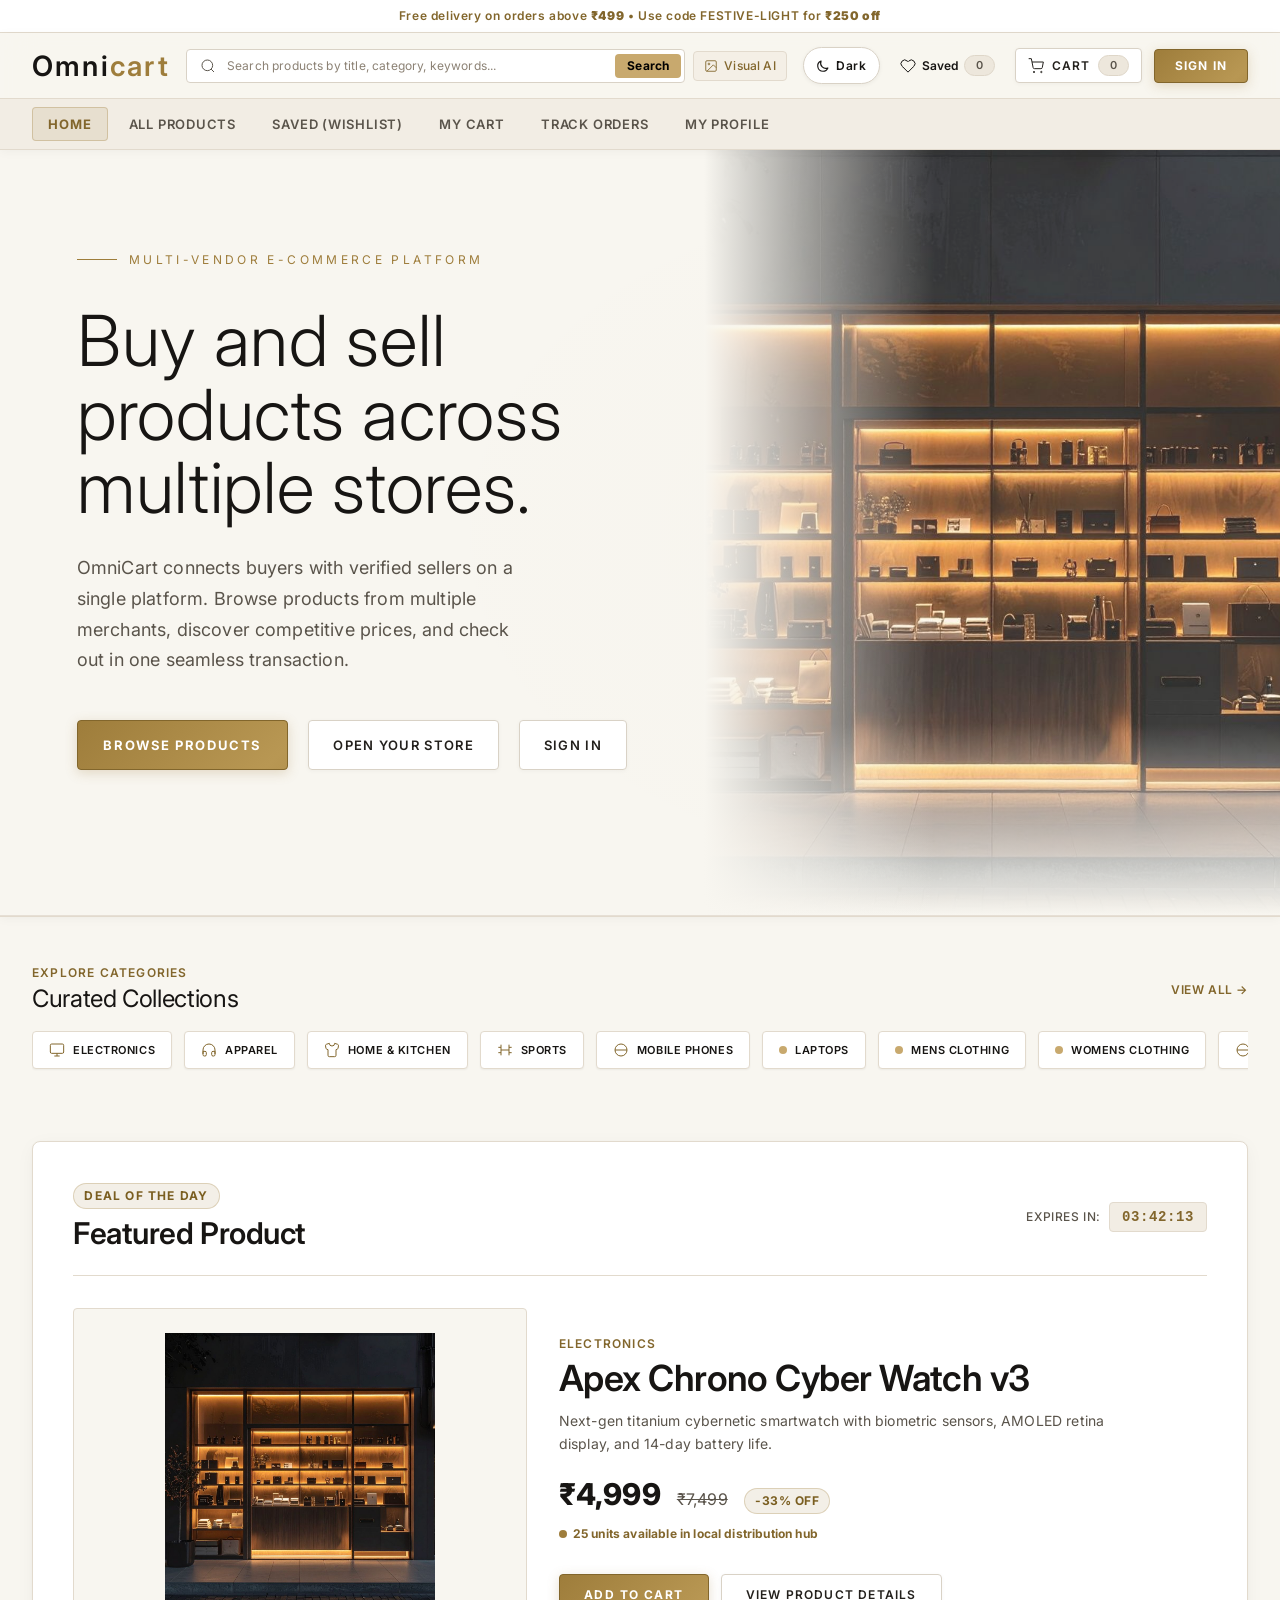
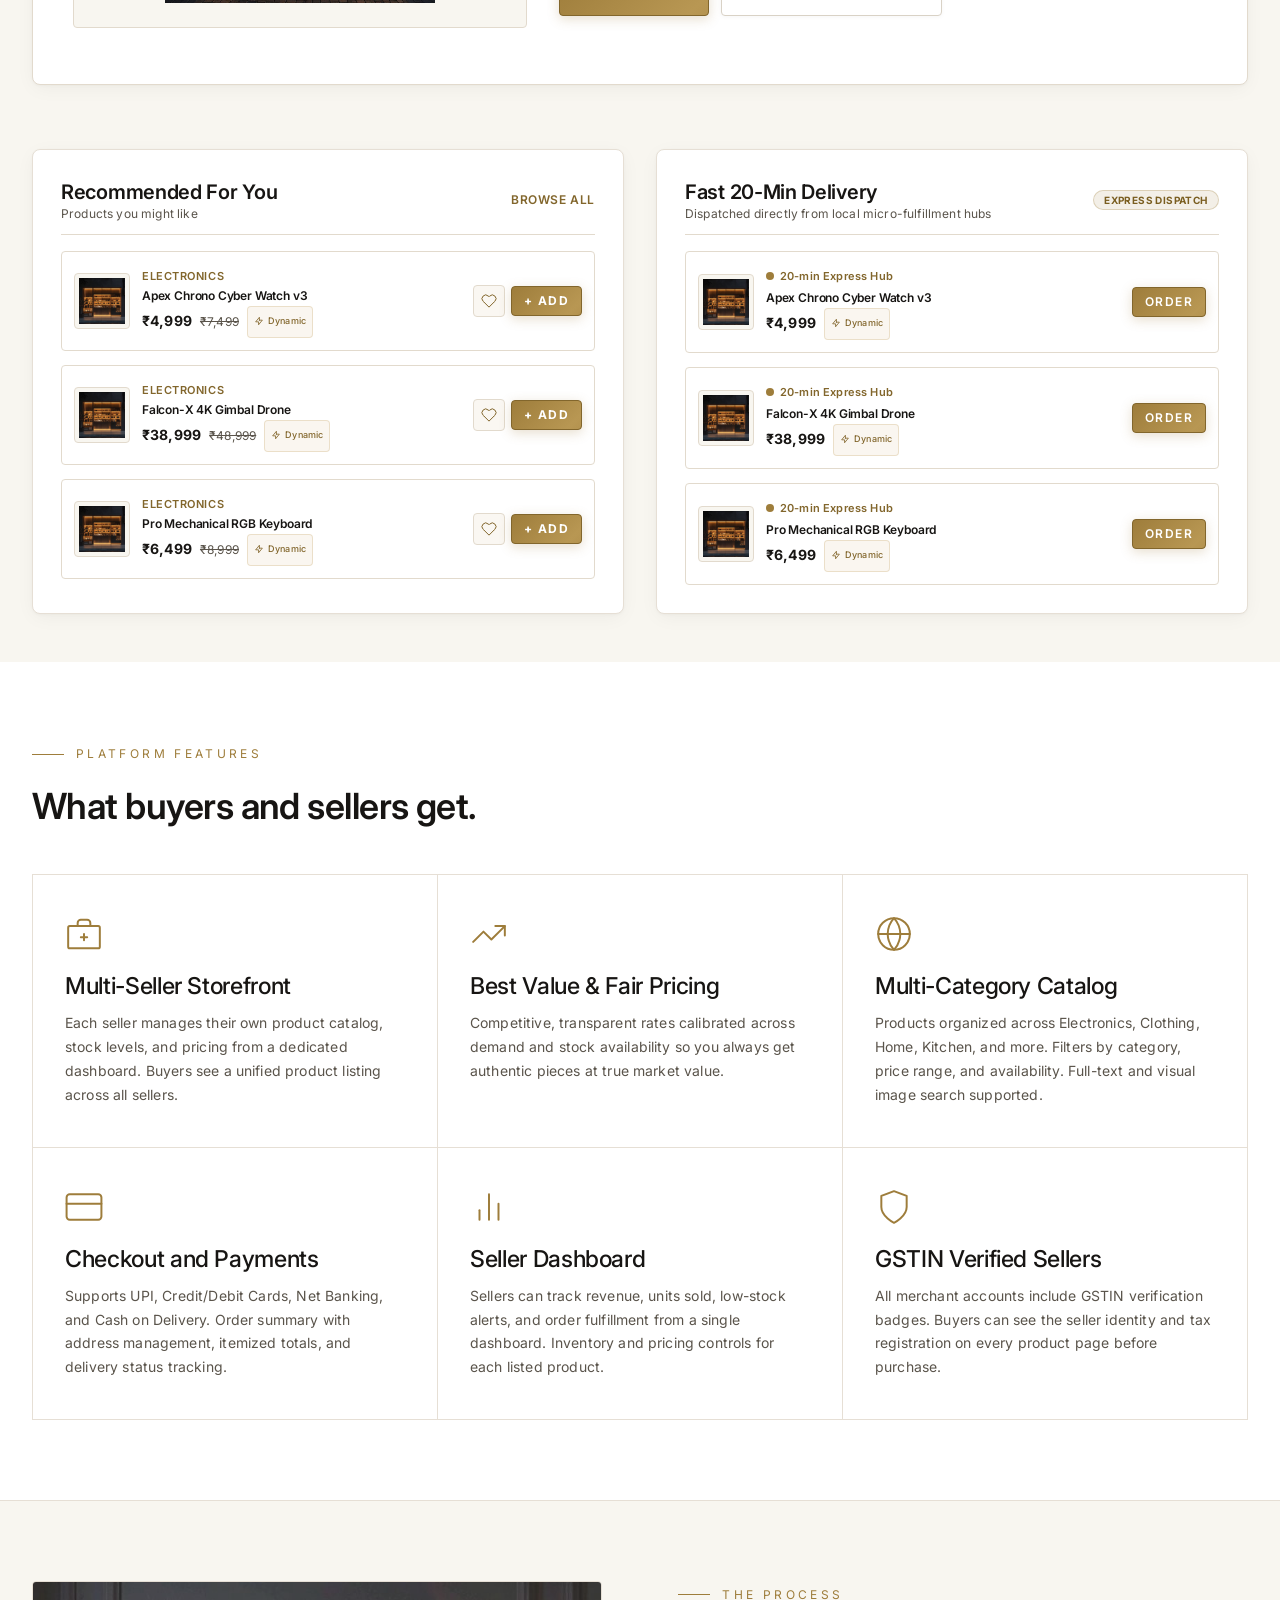
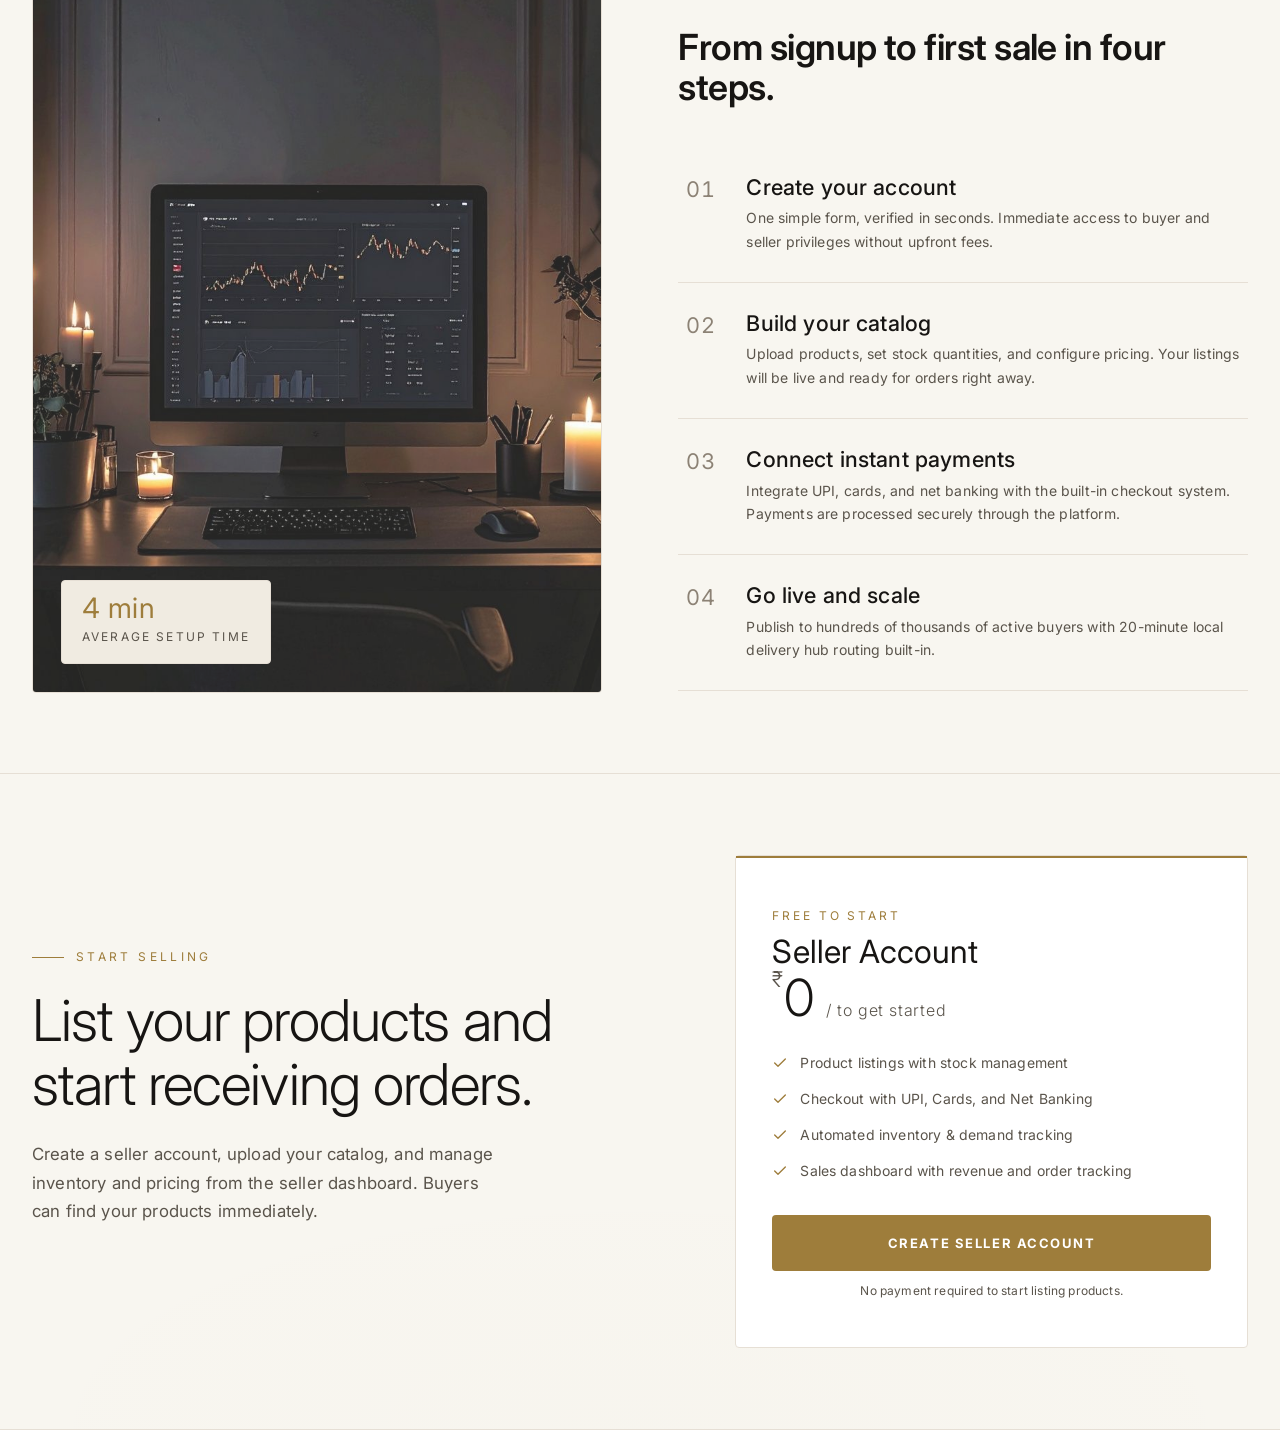
<file: omnicart-frontend/index.html>
<!DOCTYPE html>
<html lang="en">

<head>
  <meta charset="UTF-8">
  <meta name="viewport" content="width=device-width, initial-scale=1.0">
  <title>OmniCart - Multi-Vendor Marketplace</title>

  <script src="js/tailwind.min.js?v=31.0"></script>

  <link rel="preconnect" href="https://fonts.googleapis.com">
  <link rel="preconnect" href="https://fonts.gstatic.com" crossorigin>
  <link href="https://fonts.googleapis.com/css2?family=Inter:wght@300;400;500;600;700;800&display=swap"
    rel="stylesheet">

  <link rel="shortcut icon" href="images/favicon.ico">

  <link rel="stylesheet" href="css/styles.css?v=31.0">

  <script>
    tailwind.config = {
      darkMode: 'class',
      theme: {
        extend: {
          colors: {
            brandGold: '#c8a96e',
            brandGoldHover: '#e8c98e',
            brandDark: '#0a0908',
            brandSurface: '#131110',
            brandBorder: '#2a2520'
          },
          fontFamily: {
            sans: ['Inter', 'system-ui', '-apple-system', 'sans-serif'],
            serif: ['Inter', 'system-ui', '-apple-system', 'sans-serif'],
            display: ['Inter', 'system-ui', '-apple-system', 'sans-serif']
          }
        }
      }
    }
  </script>

  <script>
      (function () {
        var theme = localStorage.getItem('omnicart_theme') || 'light';
        document.documentElement.setAttribute('data-theme', theme);
        if (theme === 'light') {
          document.documentElement.classList.remove('dark', 'dark-theme');
          document.documentElement.classList.add('light-theme');
        } else {
          document.documentElement.classList.remove('light-theme');
          document.documentElement.classList.add('dark', 'dark-theme');
        }

        var role = (localStorage.getItem('omnicart_role') || sessionStorage.getItem('omnicart_role') || '').toLowerCase();
        var hasSeller = localStorage.getItem('omnicart_seller') || sessionStorage.getItem('omnicart_seller');
        if (role === 'seller' || hasSeller) {
          document.documentElement.setAttribute('data-user-role', 'seller');
          document.documentElement.classList.add('is-seller');
        }
      })();
  </script>
  <style>
    /* Suppress browser native password reveal icon in Edge/IE to prevent duplicate eye icons */
    input[type="password"]::-ms-reveal,
    input[type="password"]::-ms-clear,
    input::-ms-reveal,
    input::-ms-clear {
      display: none !important;
      width: 0 !important;
      height: 0 !important;
      visibility: hidden !important;
      pointer-events: none !important;
    }
  </style>
</head>

<body class="min-h-screen flex flex-col font-sans text-base">

  <div id="toast-container"
    class="fixed top-5 left-1/2 -translate-x-1/2 z-50 flex flex-col items-center gap-2 pointer-events-none w-auto max-w-md">
  </div>

  <div
    class="bg-[#131110] border-b border-[#2a2520] text-[#c8a96e] text-xs py-2 px-4 text-center tracking-wider font-semibold">
    <span>Free delivery on orders above <strong>₹499</strong> • Use code FESTIVE-LIGHT for <strong>₹250
        off</strong></span>
  </div>

  <header class="bg-[#0a0908]/90 backdrop-blur-md border-b border-[#2a2520] sticky top-0 z-40">
    <div class="max-w-7xl mx-auto px-4 sm:px-6 lg:px-8 py-3.5 flex items-center justify-between gap-4">

      <a href="index.html" class="nav-logo">
        Omni<span>cart</span>
      </a>

      <div class="flex-1 max-w-2xl relative hidden sm:block">
        <div class="relative flex items-center gap-2">
          <div class="relative flex-1 flex items-center">
            <svg class="w-4 h-4 text-[#9a9188] absolute left-3.5 pointer-events-none" fill="none" stroke="currentColor" stroke-width="1.5"
              viewBox="0 0 24 24">
              <circle cx="11" cy="11" r="8"></circle>
              <line x1="21" y1="21" x2="16.65" y2="16.65"></line>
            </svg>
            <input type="text" placeholder="Search products by title, category, keywords..."
              class="global-search-input clean-input pl-10 pr-20 py-2 text-xs w-full" />
            <button
              type="button"
              onclick="const val = this.parentElement.querySelector('input').value.trim(); if(val) window.location.href='products.html?search='+encodeURIComponent(val);"
              class="absolute right-1 px-3 py-1 text-xs rounded bg-[#c8a96e] hover:bg-[#b89355] text-black font-bold transition-colors cursor-pointer shadow-xs"
            >
              Search
            </button>
          </div>
          <button onclick="VisualSearchModule.openModal('upload')"
            class="px-2.5 py-1.5 text-xs rounded bg-[#1a1714] hover:bg-[#25211d] text-[#c8a96e] border border-[#2a2520] font-medium transition-colors flex items-center gap-1.5 cursor-pointer shrink-0"
            title="Search by image or photo">
            <svg class="w-3.5 h-3.5" fill="none" stroke="currentColor" stroke-width="1.5" viewBox="0 0 24 24">
              <rect x="3" y="3" width="18" height="18" rx="2"></rect>
              <circle cx="8.5" cy="8.5" r="1.5"></circle>
              <path d="m21 15-5-5L5 21"></path>
            </svg>
            <span>Visual AI</span>
          </button>
        </div>
      </div>

      <div class="flex items-center gap-3 shrink-0">

        <button type="button" id="theme-toggle-btn" onclick="UIModule.toggleTheme()" class="theme-toggle-btn"
          title="Switch between Light and Dark mode">
          <svg class="w-4 h-4" fill="none" stroke="currentColor" stroke-width="1.5" viewBox="0 0 24 24">
            <circle cx="12" cy="12" r="5"></circle>
            <path
              d="M12 1v2M12 21v2M4.22 4.22l1.42 1.42M18.36 18.36l1.42 1.42M1 12h2M21 12h2M4.22 19.78l1.42-1.42M18.36 5.64l1.42-1.42">
            </path>
          </svg>
          <span class="hidden sm:inline font-semibold">Light</span>
        </button>

        <a href="saved-products.html" onclick="return AuthModule.guardUserClick('saved-products.html', event)"
          class="flex items-center gap-1.5 p-2 rounded text-[#e8e2d9] hover:text-[#c8a96e] hover:bg-[#161412] text-xs font-semibold transition-colors">
          <svg class="w-4 h-4" fill="none" stroke="currentColor" stroke-width="1.5" viewBox="0 0 24 24">
            <path
              d="M20.84 4.61a5.5 5.5 0 0 0-7.78 0L12 5.67l-1.06-1.06a5.5 5.5 0 0 0-7.78 7.78l1.06 1.06L12 21.23l7.78-7.78 1.06-1.06a5.5 5.5 0 0 0 0-7.78z">
            </path>
          </svg>
          <span class="hidden sm:inline">Saved</span>
          <span id="header-saved-badge" class="badge badge-gold text-[10px] saved-count-badge">0</span>
        </a>

        <a href="cart.html" onclick="return AuthModule.guardUserClick('cart.html', event)"
          class="btn-secondary py-1.5 px-3 text-xs font-semibold flex items-center gap-2">
          <svg class="w-4 h-4" fill="none" stroke="currentColor" stroke-width="1.5" viewBox="0 0 24 24">
            <circle cx="9" cy="21" r="1"></circle>
            <circle cx="20" cy="21" r="1"></circle>
            <path d="M1 1h4l2.68 13.39a2 2 0 0 0 2 1.61h9.72a2 2 0 0 0 2-1.61L23 6H6"></path>
          </svg>
          <span class="hidden sm:inline">Cart</span>
          <span id="header-cart-badge" class="badge badge-gold text-[10px]">0</span>
        </a>

        <div id="header-guest-auth" class="flex items-center gap-2">
          <a href="login.html" class="btn-primary py-2 px-5 text-xs font-bold tracking-widest uppercase">
            Sign In
          </a>
        </div>

        <div id="header-user-auth" class="relative hidden">
          <button onclick="AuthModule.toggleAuthDropdown()"
            class="flex items-center gap-2 px-3.5 py-1.5 rounded border border-[#2a2520] hover:border-[#c8a96e] bg-[#131110] text-xs font-semibold text-[#e8e2d9] transition-colors cursor-pointer">
            <div class="w-2 h-2 rounded-full bg-[#c8a96e]"></div>
            <span id="header-user-name">My Account</span>
            <svg class="w-3.5 h-3.5 text-[#9a9188]" fill="none" stroke="currentColor" stroke-width="2"
              viewBox="0 0 24 24">
              <path stroke-linecap="round" stroke-linejoin="round" d="M19 9l-7 7-7-7" />
            </svg>
          </button>

          <div id="auth-dropdown-menu"
            class="hidden absolute right-0 mt-2 w-64 rounded bg-[#131110] border border-[#2a2520] shadow-2xl p-1 z-50 text-xs">
            <div id="auth-dropdown-items"></div>
          </div>
        </div>

      </div>
    </div>

    <div class="border-t border-[#1f1b17] bg-[#0d0c0a]">
      <div
        class="max-w-7xl mx-auto px-4 sm:px-6 lg:px-8 flex items-center justify-between text-xs py-2 overflow-x-auto no-scrollbar">
        <div class="flex items-center gap-1.5">
          <a href="index.html" class="nav-tab active">Home</a>
          <a href="products.html" class="nav-tab">All Products</a>
          <a href="saved-products.html" onclick="return AuthModule.guardUserClick('saved-products.html', event)"
            class="nav-tab">Saved (Wishlist)</a>
          <a href="cart.html" onclick="return AuthModule.guardUserClick('cart.html', event)" class="nav-tab">My Cart</a>
          <a href="orders.html" onclick="return AuthModule.guardUserClick('orders.html', event)" class="nav-tab">Track
            Orders</a>
          <a href="customer-profile.html" onclick="return AuthModule.guardUserClick('customer-profile.html', event)"
            class="nav-tab">My Profile</a>
        </div>
      </div>
    </div>
  </header>

  <header aria-label="Hero" class="border-b border-[#2a2520]">
    <div class="hero">
      <div class="hero-content">
        <p class="hero-eyebrow">Multi-Vendor E-Commerce Platform</p>
        <h1 class="hero-title">
          Buy and sell<br>products across<br>multiple stores.
        </h1>
        <p class="hero-body">
          OmniCart connects buyers with verified sellers on a single platform. Browse products from multiple merchants,
          discover competitive prices, and check out in one seamless transaction.
        </p>
        <div class="hero-actions">
          <a href="products.html" class="btn-primary">
            Browse Products
          </a>
          <a href="seller-dashboard.html" class="btn-secondary">
            Open Your Store
          </a>
          <button id="hero-auth-btn" onclick="AuthModule.openAuthModal('buyer')" class="btn-ghost">
            Sign In
          </button>
        </div>
      </div>

      <div class="hero-visual">
        <img alt="OmniCart marketplace" src="images/f7369fc9-8a6a-40cb-9090-f8be441e1bfb.jpg" />
      </div>
    </div>
  </header>

  <main class="max-w-7xl mx-auto px-4 sm:px-6 lg:px-8 py-12 flex-1 w-full space-y-16">

    <section>
      <div class="flex items-center justify-between mb-4">
        <div>
          <span class="text-xs text-[#c8a96e] tracking-widest uppercase font-semibold block mb-0.5">Explore
            Categories</span>
          <h2 class="text-2xl font-normal font-display text-[#e8e2d9]">Curated Collections</h2>
        </div>
        <a href="products.html"
          class="text-xs tracking-wider uppercase font-semibold text-[#c8a96e] hover:text-[#e8c98e]">View All →</a>
      </div>
      <div class="flex items-center gap-3 overflow-x-auto pb-2 no-scrollbar" id="category-pills-container">

      </div>
    </section>

    <section id="featured-deal-section" class="clean-card p-6 sm:p-10 border border-[#2a2520] relative overflow-hidden">
      <div class="flex flex-col sm:flex-row sm:items-center justify-between pb-6 mb-8 border-b border-[#2a2520] gap-3">
        <div>
          <span class="badge badge-gold text-xs mb-1.5 uppercase tracking-widest font-bold">Deal of the Day</span>
          <h2 class="text-3xl font-display text-[#e8e2d9]">Featured Product</h2>
        </div>
        <div class="text-xs tracking-wider uppercase text-[#9a9188] font-medium flex items-center gap-2">
          <span>Expires in:</span>
          <strong id="deal-timer"
            class="text-[#c8a96e] font-mono text-sm font-bold bg-[#1c1916] px-3 py-1 rounded border border-[#2a2520]">03:42:15</strong>
        </div>
      </div>

      <div class="grid grid-cols-1 md:grid-cols-12 gap-8 items-center">

        <div class="md:col-span-5 flex flex-col items-center">
          <div
            class="w-full h-72 sm:h-80 rounded bg-[#0a0908] border border-[#1f1b17] flex items-center justify-center p-6 relative group">
            <a id="featured-detail-link" href="product-detail.html?id=PROD-001"
              class="w-full h-full flex items-center justify-center">
              <img id="featured-img" src="images/f7369fc9-8a6a-40cb-9090-f8be441e1bfb.jpg" alt="Featured Product"
                class="w-full h-full object-contain group-hover:scale-105 transition-transform duration-400">
            </a>
          </div>

          <div class="flex items-center gap-2 mt-4" id="featured-thumbs-container"></div>
        </div>

        <div class="md:col-span-7 flex flex-col justify-between space-y-5">
          <div>
            <div class="text-xs text-[#c8a96e] tracking-widest uppercase font-semibold mb-1.5" id="featured-category">
              Electronics</div>
            <h3 class="text-3xl sm:text-4xl font-display text-[#e8e2d9] mb-3" id="featured-title">Product Name</h3>
            <p class="text-sm text-[#9a9188] mb-5 leading-relaxed max-w-xl" id="featured-desc">Product description.</p>

            <div class="flex items-baseline gap-4 mb-3">
              <span class="text-3xl font-extrabold text-[#e8e2d9]" id="featured-price">₹4,999</span>
              <span class="text-base text-[#9a9188] line-through" id="featured-orig-price">₹6,999</span>
              <span class="badge badge-gold font-bold text-xs" id="featured-discount">-28% OFF</span>
            </div>

            <div class="text-xs text-[#c8a96e] font-semibold flex items-center gap-1.5" id="featured-stock">
              <span class="pulse-indicator"></span> In Stock at Nearest Distribution Hub
            </div>
          </div>

          <div class="flex flex-wrap items-center gap-3 pt-3">
            <button onclick="BuyerModule.addCurrentDealToCart()" class="btn-primary text-xs py-3 px-6 cursor-pointer">
              Add to Cart
            </button>
            <a id="featured-detail-link-2" href="product-detail.html?id=PROD-001"
              class="btn-secondary text-xs py-3 px-6">
              View Product Details
            </a>
          </div>
        </div>
      </div>
    </section>

    <div class="grid grid-cols-1 md:grid-cols-2 gap-8">

      <section class="clean-card p-6 sm:p-7 space-y-4">
        <div class="flex items-center justify-between pb-3 border-b border-[#2a2520]">
          <div>
            <h3 class="font-display text-xl text-[#e8e2d9]">Recommended For You</h3>
            <p class="text-xs text-[#9a9188]">Products you might like</p>
          </div>
          <a href="products.html"
            class="text-xs tracking-wider uppercase font-semibold text-[#c8a96e] hover:text-[#e8c98e]">Browse All</a>
        </div>
        <div class="space-y-3.5" id="recommended-products-container">

        </div>
      </section>

      <section class="clean-card p-6 sm:p-7 space-y-4">
        <div class="flex items-center justify-between pb-3 border-b border-[#2a2520]">
          <div>
            <h3 class="font-display text-xl text-[#e8e2d9]">Fast 20-Min Delivery</h3>
            <p class="text-xs text-[#9a9188]">Dispatched directly from local micro-fulfillment hubs</p>
          </div>
          <span class="badge badge-gold text-[10px] uppercase font-bold">Express Dispatch</span>
        </div>
        <div class="space-y-3.5" id="fast-delivery-container">

        </div>
      </section>

    </div>

  </main>

  <section id="features" class="features" aria-label="Key Features">
    <div class="max-w-7xl mx-auto px-4 sm:px-6 lg:px-8">
      <div class="mb-12">
        <p class="section-label">Platform Features</p>
        <h2 class="font-display text-3xl sm:text-4xl text-[#e8e2d9]">
          What buyers and sellers get.
        </h2>
      </div>

      <div class="features-grid">
        <div class="feature-item">
          <svg class="feature-icon" viewBox="0 0 24 24" fill="none" stroke="currentColor" stroke-width="1.25"
            stroke-linecap="round" stroke-linejoin="round">
            <rect x="2" y="7" width="20" height="14" rx="1"></rect>
            <path d="M16 7V5a2 2 0 0 0-2-2h-4a2 2 0 0 0-2 2v2"></path>
            <line x1="12" y1="12" x2="12" y2="16"></line>
            <line x1="10" y1="14" x2="14" y2="14"></line>
          </svg>
          <h3 class="feature-name">Multi-Seller Storefront</h3>
          <p class="feature-desc">Each seller manages their own product catalog, stock levels, and pricing from a
            dedicated dashboard. Buyers see a unified product listing across all sellers.</p>
          <div class="feature-accent-line"></div>
        </div>

        <div class="feature-item">
          <svg class="feature-icon" viewBox="0 0 24 24" fill="none" stroke="currentColor" stroke-width="1.25"
            stroke-linecap="round" stroke-linejoin="round">
            <polyline points="22 7 13.5 15.5 8.5 10.5 2 17"></polyline>
            <polyline points="16 7 22 7 22 13"></polyline>
          </svg>
          <h3 class="feature-name">Best Value & Fair Pricing</h3>
          <p class="feature-desc">Competitive, transparent rates calibrated across demand and stock availability so you
            always get authentic pieces at true market value.</p>
          <div class="feature-accent-line"></div>
        </div>

        <div class="feature-item">
          <svg class="feature-icon" viewBox="0 0 24 24" fill="none" stroke="currentColor" stroke-width="1.25"
            stroke-linecap="round" stroke-linejoin="round">
            <circle cx="12" cy="12" r="10"></circle>
            <line x1="2" y1="12" x2="22" y2="12"></line>
            <path d="M12 2a15.3 15.3 0 0 1 4 10 15.3 15.3 0 0 1-4 10 15.3 15.3 0 0 1-4-10 15.3 15.3 0 0 1 4-10z"></path>
          </svg>
          <h3 class="feature-name">Multi-Category Catalog</h3>
          <p class="feature-desc">Products organized across Electronics, Clothing, Home, Kitchen, and more. Filters by
            category, price range, and availability. Full-text and visual image search supported.</p>
          <div class="feature-accent-line"></div>
        </div>

        <div class="feature-item">
          <svg class="feature-icon" viewBox="0 0 24 24" fill="none" stroke="currentColor" stroke-width="1.25"
            stroke-linecap="round" stroke-linejoin="round">
            <rect x="1" y="4" width="22" height="16" rx="2" ry="2"></rect>
            <line x1="1" y1="10" x2="23" y2="10"></line>
          </svg>
          <h3 class="feature-name">Checkout and Payments</h3>
          <p class="feature-desc">Supports UPI, Credit/Debit Cards, Net Banking, and Cash on Delivery. Order summary
            with address management, itemized totals, and delivery status tracking.</p>
          <div class="feature-accent-line"></div>
        </div>

        <div class="feature-item">
          <svg class="feature-icon" viewBox="0 0 24 24" fill="none" stroke="currentColor" stroke-width="1.25"
            stroke-linecap="round" stroke-linejoin="round">
            <line x1="18" y1="20" x2="18" y2="10"></line>
            <line x1="12" y1="20" x2="12" y2="4"></line>
            <line x1="6" y1="20" x2="6" y2="14"></line>
          </svg>
          <h3 class="feature-name">Seller Dashboard</h3>
          <p class="feature-desc">Sellers can track revenue, units sold, low-stock alerts, and order fulfillment from a
            single dashboard. Inventory and pricing controls for each listed product.</p>
          <div class="feature-accent-line"></div>
        </div>

        <div class="feature-item">
          <svg class="feature-icon" viewBox="0 0 24 24" fill="none" stroke="currentColor" stroke-width="1.25"
            stroke-linecap="round" stroke-linejoin="round">
            <path d="M12 22s8-4 8-10V5l-8-3-8 3v7c0 6 8 10 8 10z"></path>
          </svg>
          <h3 class="feature-name">GSTIN Verified Sellers</h3>
          <p class="feature-desc">All merchant accounts include GSTIN verification badges. Buyers can see the seller
            identity and tax registration on every product page before purchase.</p>
          <div class="feature-accent-line"></div>
        </div>
      </div>
    </div>
  </section>

  <section id="how-it-works" class="how" aria-label="How it works">
    <div class="max-w-7xl mx-auto px-4 sm:px-6 lg:px-8">
      <div class="how-layout">
        <div class="how-visual">
          <img alt="Editorial dark workspace with merchant dashboard on screen"
            src="images/71e9bda9-7e49-4e07-9c7c-7577e256d95a.jpg" />
          <div class="how-visual-badge">
            <span class="how-visual-badge-value">4 min</span>
            <span class="how-visual-badge-label">Average setup time</span>
          </div>
        </div>

        <div class="how-content">
          <p class="section-label">The Process</p>
          <h2 class="font-display text-3xl sm:text-4xl text-[#e8e2d9] mb-4">
            From signup to first sale in four steps.
          </h2>

          <ol class="how-steps" aria-label="Setup steps">
            <li class="how-step">
              <div>
                <p class="how-step-title">Create your account</p>
                <p class="how-step-desc">One simple form, verified in seconds. Immediate access to buyer and seller
                  privileges without upfront fees.</p>
              </div>
            </li>
            <li class="how-step">
              <div>
                <p class="how-step-title">Build your catalog</p>
                <p class="how-step-desc">Upload products, set stock quantities, and configure pricing. Your listings
                  will be live and ready for orders right away.</p>
              </div>
            </li>
            <li class="how-step">
              <div>
                <p class="how-step-title">Connect instant payments</p>
                <p class="how-step-desc">Integrate UPI, cards, and net banking with the built-in checkout system.
                  Payments are processed securely through the platform.</p>
              </div>
            </li>
            <li class="how-step">
              <div>
                <p class="how-step-title">Go live and scale</p>
                <p class="how-step-desc">Publish to hundreds of thousands of active buyers with 20-minute local delivery
                  hub routing built-in.</p>
              </div>
            </li>
          </ol>
        </div>
      </div>
    </div>
  </section>

  <section id="signup" class="cta-section" aria-label="Sign up call to action">
    <div class="max-w-7xl mx-auto px-4 sm:px-6 lg:px-8">
      <div class="cta-inner">
        <div class="cta-content">
          <p class="section-label">Start Selling</p>
          <h2 class="cta-title">
            List your products and start receiving orders.
          </h2>
          <p class="cta-body">
            Create a seller account, upload your catalog, and manage inventory and pricing from the seller dashboard.
            Buyers can find your products immediately.
          </p>
        </div>

        <div class="cta-right">
          <p class="cta-plan-label">Free to Start</p>
          <p class="cta-plan-name">Seller Account</p>
          <p class="cta-plan-price">
            <sup>₹</sup>0 <span>/ to get started</span>
          </p>
          <ul class="cta-plan-features">
            <li>
              <svg viewBox="0 0 24 24" fill="none" stroke="currentColor" stroke-width="2" stroke-linecap="round"
                stroke-linejoin="round">
                <polyline points="20 6 9 17 4 12"></polyline>
              </svg>
              Product listings with stock management
            </li>
            <li>
              <svg viewBox="0 0 24 24" fill="none" stroke="currentColor" stroke-width="2" stroke-linecap="round"
                stroke-linejoin="round">
                <polyline points="20 6 9 17 4 12"></polyline>
              </svg>
              Checkout with UPI, Cards, and Net Banking
            </li>
            <li>
              <svg viewBox="0 0 24 24" fill="none" stroke="currentColor" stroke-width="2" stroke-linecap="round"
                stroke-linejoin="round">
                <polyline points="20 6 9 17 4 12"></polyline>
              </svg>
              Automated inventory & demand tracking
            </li>
            <li>
              <svg viewBox="0 0 24 24" fill="none" stroke="currentColor" stroke-width="2" stroke-linecap="round"
                stroke-linejoin="round">
                <polyline points="20 6 9 17 4 12"></polyline>
              </svg>
              Sales dashboard with revenue and order tracking
            </li>
          </ul>
          <a href="seller-dashboard.html" class="btn-primary-full text-center">
            Create Seller Account
          </a>
          <p class="text-xs text-[#9a9188] text-center mt-3">No payment required to start listing products.</p>
        </div>
      </div>
    </div>
  </section>

  <div id="auth-modal"
    class="fixed inset-0 z-50 flex items-center justify-center p-4 bg-black/80 backdrop-blur-sm hidden">
    <div class="relative w-full max-w-md bg-[#131110] rounded border border-[#2a2520] p-6 sm:p-8 shadow-2xl">
      <button onclick="AuthModule.closeAuthModal()"
        class="absolute top-4 right-4 text-[#9a9188] hover:text-[#e8e2d9] text-xl font-bold cursor-pointer">✕</button>

      <div class="grid grid-cols-2 gap-2 p-1 rounded bg-[#0a0908] border border-[#2a2520] mb-5 text-xs">
        <button id="modal-tab-buyer" onclick="AuthModule.setModalTab('buyer')"
          class="py-2.5 rounded font-semibold transition-all bg-[#1c1916] text-[#c8a96e] border border-[#c8a96e]/30 cursor-pointer">
          Customer Access
        </button>
        <button id="modal-tab-seller" onclick="AuthModule.setModalTab('seller')"
          class="py-2.5 rounded font-medium transition-all text-[#9a9188] hover:text-[#e8e2d9] cursor-pointer">
          Seller Portal
        </button>
      </div>

      <div id="auth-modal-form-container"></div>
    </div>
  </div>

  <div id="visual-search-modal"
    class="fixed inset-0 z-50 flex items-center justify-center p-3 sm:p-4 bg-stone-900/50 backdrop-blur-sm hidden">
  </div>

  <script src="js/product-embeddings-data.js?v=31.0"></script>
  <script src="js/data-store.js?v=31.0"></script>
  <script src="js/ui-module.js?v=31.0"></script>
  <script src="js/auth-module.js?v=31.0"></script>
  <script src="js/visual-search-module.js?v=31.0"></script>
  <script src="js/buyer-module.js?v=31.0"></script>
  <script src="js/app.js?v=31.0"></script>
  <script>
    function startHomeModules() {
      if (window.BuyerModule && typeof window.BuyerModule.init === 'function') {
        BuyerModule.init();
      }
      if (window.BuyerModule && typeof window.BuyerModule.updateMerchantCtaVisibility === 'function') {
        BuyerModule.updateMerchantCtaVisibility();
      }
    }
    if (document.readyState === 'loading') {
      document.addEventListener('DOMContentLoaded', startHomeModules);
    } else {
      startHomeModules();
    }
  </script>
</body>

</html>
</file>
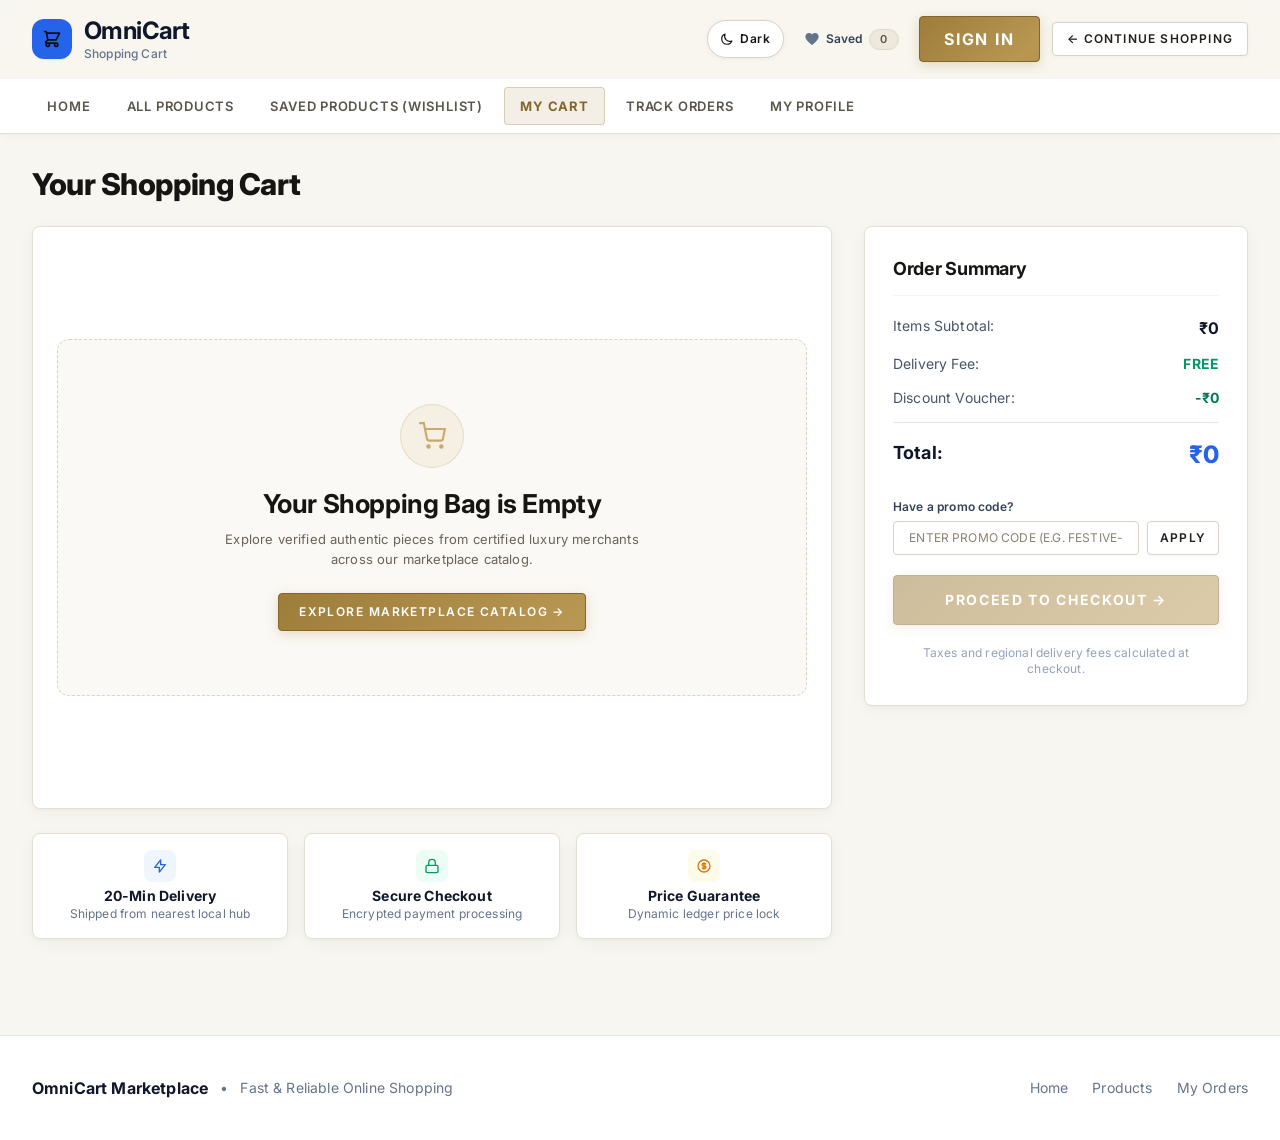
<file: omnicart-frontend/cart.html>
<!DOCTYPE html>
<html lang="en">
<head>
  <script>
    (function () {
      try {
        var theme = localStorage.getItem('omnicart_theme') || 'light';
        document.documentElement.setAttribute('data-theme', theme);
        if (theme === 'dark') {
          document.documentElement.classList.add('dark', 'dark-theme');
          document.documentElement.classList.remove('light-theme');
        } else {
          document.documentElement.classList.remove('dark', 'dark-theme');
          document.documentElement.classList.add('light-theme');
        }
      } catch (e) {}
    })();
  </script>

  <meta charset="UTF-8">
  <meta name="viewport" content="width=device-width, initial-scale=1.0">
  <title>OmniCart — Shopping Cart</title>

  <!-- Tailwind CSS CDN -->
  <script src="js/tailwind.min.js?v=31.0"></script>

  <!-- Google Fonts -->
  <link rel="preconnect" href="https://fonts.googleapis.com">
  <link rel="preconnect" href="https://fonts.gstatic.com" crossorigin>
  <link href="https://fonts.googleapis.com/css2?family=Inter:wght@300;400;500;600;700;800&display=swap" rel="stylesheet">

  <!-- Custom Clean Styles -->
  <link rel="stylesheet" href="css/styles.css?v=31.0">

  <script>
    tailwind.config = {
      darkMode: 'class',
      theme: {
        extend: {
          fontFamily: {
            sans: ['Inter', 'sans-serif'],
          }
        }
      }
    }
  </script>
  <style>
    /* Suppress browser native password reveal icon in Edge/IE to prevent duplicate eye icons */
    input[type="password"]::-ms-reveal,
    input[type="password"]::-ms-clear,
    input::-ms-reveal,
    input::-ms-clear {
      display: none !important;
      width: 0 !important;
      height: 0 !important;
      visibility: hidden !important;
      pointer-events: none !important;
    }
  </style>
</head>
<body class="min-h-screen flex flex-col font-sans text-base">

  <!-- Toast Container -->
  <div id="toast-container" class="fixed top-5 right-5 z-50 flex flex-col gap-2.5 pointer-events-none max-w-sm w-full"></div>

  <!-- MAIN NAVIGATION HEADER -->
  <header class="bg-white border-b border-slate-200 sticky top-0 z-40">
    <div class="max-w-7xl mx-auto px-4 sm:px-6 lg:px-8 py-4 flex items-center justify-between gap-4">
      
      <!-- Brand Logo -->
      <a href="index.html" class="flex items-center gap-3 shrink-0">
        <div class="w-10 h-10 rounded-xl bg-blue-600 text-white flex items-center justify-center font-bold text-xl shadow-sm">
          <svg class="w-5 h-5 text-white" fill="none" stroke="currentColor" stroke-width="2" viewBox="0 0 24 24"><path stroke-linecap="round" stroke-linejoin="round" d="M3 3h2l.4 2M7 13h10l4-8H5.4M7 13L5.4 5M7 13l-2.293 2.293c-.63.63-.184 1.707.707 1.707H17m0 0a2 2 0 100 4 2 2 0 000-4zm-8 2a2 2 0 11-4 0 2 2 0 014 0z"/></svg>
        </div>
        <div>
          <span class="text-2xl font-bold tracking-tight text-slate-900 block leading-tight">OmniCart</span>
          <span class="text-xs text-slate-500 font-medium block">Shopping Cart</span>
        </div>
      </a>

      <!-- Right Header Actions (Initial Login Option vs Logged In) -->
      <div id="header-right-actions" class="flex items-center gap-3 shrink-0">
        <button type="button" class="theme-toggle-btn" onclick="UIModule.toggleTheme()" title="Switch Theme">
          <svg class="w-4 h-4" fill="none" stroke="currentColor" stroke-width="1.5" viewBox="0 0 24 24"><circle cx="12" cy="12" r="5"></circle><path d="M12 1v2M12 21v2M4.22 4.22l1.42 1.42M18.36 18.36l1.42 1.42M1 12h2M21 12h2M4.22 19.78l1.42-1.42M18.36 5.64l1.42-1.42"></path></svg>
          <span class="hidden sm:inline font-semibold">Theme</span>
        </button>
        
        <!-- Saved Products Link (Guarded) -->
        <a
          href="saved-products.html"
          onclick="return AuthModule.guardUserClick('saved-products.html', event)"
          class="flex items-center gap-1.5 p-2 rounded-lg text-slate-700 hover:bg-slate-100 text-xs font-semibold"
        >
          <span><svg class="w-4 h-4 text-slate-500 fill-current inline" viewBox="0 0 24 24"><path d="M12 21.35l-1.45-1.32C5.4 15.36 2 12.28 2 8.5 2 5.42 4.42 3 7.5 3c1.74 0 3.41.81 4.5 2.09C13.09 3.81 14.76 3 16.5 3 19.58 3 22 5.42 22 8.5c0 3.78-3.4 6.86-8.55 11.54L12 21.35z"/></svg></span>
          <span class="hidden sm:inline">Saved</span>
          <span id="header-saved-badge" class="badge badge-blue text-[11px] saved-count-badge">0</span>
        </a>

        <div id="header-guest-auth" class="flex items-center gap-2">
          <a href="login.html?redirect=cart.html" class="btn-primary py-2.5 px-6 text-sm sm:text-base font-bold shadow-sm hover:shadow transition-all">
            Sign In
          </a>
        </div>

        <div id="header-user-auth" class="relative hidden">
          <button onclick="AuthModule.toggleAuthDropdown()" class="flex items-center gap-2 px-3.5 py-2 rounded-xl border border-slate-200 hover:bg-slate-50 text-sm font-semibold text-slate-800 transition-colors">
            <div class="w-2.5 h-2.5 rounded-full bg-blue-600"></div>
            <span id="header-user-name">My Account</span>
            <svg class="w-4 h-4 text-slate-400" fill="none" stroke="currentColor" stroke-width="2" viewBox="0 0 24 24"><path stroke-linecap="round" stroke-linejoin="round" d="M19 9l-7 7-7-7"/></svg>
          </button>
          <div id="auth-dropdown-menu" class="hidden absolute right-0 mt-2 w-64 rounded-xl bg-white border border-slate-200 shadow-xl p-2 z-50 text-sm">
            <div id="auth-dropdown-items"></div>
          </div>
        </div>

        <a href="products.html" class="btn-secondary py-2 px-3.5 text-xs font-semibold">
          ← Continue Shopping
        </a>
      </div>
    </div>

    <!-- Secondary Nav Bar with Larger Fonts -->
    <div class="border-t border-slate-100 bg-white">
      <div class="max-w-7xl mx-auto px-4 sm:px-6 lg:px-8 flex items-center justify-between text-sm py-2 overflow-x-auto no-scrollbar">
        <div class="flex items-center gap-1.5">
          <a href="index.html" class="nav-tab">Home</a>
          <a href="products.html" class="nav-tab">All Products</a>
          <a href="saved-products.html" onclick="return AuthModule.guardUserClick('saved-products.html', event)" class="nav-tab">Saved Products (Wishlist)</a>
          <a href="cart.html" class="nav-tab active">My Cart</a>
          <a href="orders.html" onclick="return AuthModule.guardUserClick('orders.html', event)" class="nav-tab">Track Orders</a>
          <a href="customer-profile.html" onclick="return AuthModule.guardUserClick('customer-profile.html', event)" class="nav-tab">My Profile</a>
        </div>
        
      </div>
    </div>
  </header>

  <!-- MAIN CART CONTAINER (2 Columns) -->
  <main class="max-w-7xl mx-auto px-4 sm:px-6 lg:px-8 py-8 flex-1 w-full">
    
    <h1 class="text-3xl font-extrabold text-slate-900 mb-6">Your Shopping Cart</h1>

    <div class="grid grid-cols-1 lg:grid-cols-12 gap-8 items-start">

      <!-- LEFT: Cart Items Table (8 cols) -->
      <div class="lg:col-span-8 space-y-6">
        
        <div class="clean-card p-6">
          
          <!-- Empty Cart Notice -->
          <div id="cart-empty-message" class="hidden py-16 text-center text-slate-400">
            <div class="w-16 h-16 mx-auto mb-3 flex items-center justify-center rounded-full bg-slate-100 text-slate-400"><svg class="w-8 h-8" fill="none" stroke="currentColor" stroke-width="1.5" viewBox="0 0 24 24"><path stroke-linecap="round" stroke-linejoin="round" d="M3 3h2l.4 2M7 13h10l4-8H5.4M7 13L5.4 5M7 13l-2.293 2.293c-.63.63-.184 1.707.707 1.707H17m0 0a2 2 0 100 4 2 2 0 000-4zm-8 2a2 2 0 11-4 0 2 2 0 014 0z"/></svg></div>
            <p class="text-lg font-bold text-slate-700">Your cart is currently empty</p>
            <p class="text-sm text-slate-400 mt-1">Browse our store and discover great deals in Rupees (₹).</p>
            <a href="products.html" class="btn-primary mt-4 text-sm py-2.5 px-6">Explore Products →</a>
          </div>

          <!-- Items Table -->
          <div id="cart-table-wrapper" class="overflow-x-auto">
            <table class="w-full text-left text-sm">
              <thead class="text-slate-500 border-b border-slate-200 font-medium">
                <tr>
                  <th class="py-3.5 px-2">Product</th>
                  <th class="py-3.5 px-2">Price</th>
                  <th class="py-3.5 px-2">Quantity</th>
                  <th class="py-3.5 px-2">Subtotal</th>
                  <th class="py-3.5 px-2 text-right">Remove</th>
                </tr>
              </thead>
              <tbody id="cart-page-tbody" class="divide-y divide-slate-100">
                <!-- Dynamically populated via CheckoutModule -->
              </tbody>
            </table>
          </div>

        </div>

        <!-- Trust Features -->
        <div class="grid grid-cols-1 sm:grid-cols-3 gap-4">
          <div class="clean-card p-4 text-center">
            <div class="w-8 h-8 mx-auto rounded-lg bg-blue-50 text-blue-600 flex items-center justify-center"><svg class="w-4 h-4" fill="none" stroke="currentColor" stroke-width="2" viewBox="0 0 24 24"><path stroke-linecap="round" stroke-linejoin="round" d="M13 10V3L4 14h7v7l9-11h-7z"/></svg></div>
            <div class="font-bold text-sm text-slate-900 mt-1">20-Min Delivery</div>
            <div class="text-xs text-slate-500">Shipped from nearest local hub</div>
          </div>
          <div class="clean-card p-4 text-center">
            <div class="w-8 h-8 mx-auto rounded-lg bg-emerald-50 text-emerald-600 flex items-center justify-center"><svg class="w-4 h-4" fill="none" stroke="currentColor" stroke-width="2" viewBox="0 0 24 24"><rect x="3" y="11" width="18" height="11" rx="2" ry="2"/><path d="M7 11V7a5 5 0 0110 0v4"/></svg></div>
            <div class="font-bold text-sm text-slate-900 mt-1">Secure Checkout</div>
            <div class="text-xs text-slate-500">Encrypted payment processing</div>
          </div>
          <div class="clean-card p-4 text-center">
            <div class="w-8 h-8 mx-auto rounded-lg bg-amber-50 text-amber-600 flex items-center justify-center"><svg class="w-4 h-4" fill="none" stroke="currentColor" stroke-width="2" viewBox="0 0 24 24"><path stroke-linecap="round" stroke-linejoin="round" d="M12 8c-1.657 0-3 .895-3 2s1.343 2 3 2 3 .895 3 2-1.343 2-3 2m0-8c1.11 0 2.08.402 2.599 1M12 8V7m0 1v8m0 0v1m0-1c-1.11 0-2.08-.402-2.599-1M21 12a9 9 0 11-18 0 9 9 0 0118 0z"/></svg></div>
            <div class="font-bold text-sm text-slate-900 mt-1">Price Guarantee</div>
            <div class="text-xs text-slate-500">Dynamic ledger price lock</div>
          </div>
        </div>

      </div>

      <!-- RIGHT: Order Summary Card (4 cols) -->
      <div class="lg:col-span-4">
        
        <div class="clean-card p-6 sm:p-7 space-y-5">
          <h2 class="text-lg font-bold text-slate-900 pb-3 border-b border-slate-100">Order Summary</h2>

          <div class="space-y-3.5 text-sm">
            <div class="flex justify-between text-slate-600">
              <span>Items Subtotal:</span>
              <strong id="summary-subtotal" class="text-slate-900 text-base">₹0</strong>
            </div>
            <div class="flex justify-between text-slate-600">
              <span>Delivery Fee:</span>
              <strong class="text-emerald-600 font-bold">FREE</strong>
            </div>
            <div class="flex justify-between text-slate-600">
              <span>Discount Voucher:</span>
              <strong id="summary-discount" class="text-emerald-700">-₹0</strong>
            </div>
            <div class="pt-4 border-t border-slate-200 flex justify-between text-slate-900 font-bold text-lg">
              <span>Total:</span>
              <strong id="summary-total" class="text-blue-600 font-extrabold text-2xl">₹0</strong>
            </div>
          </div>

          <!-- Coupon code -->
          <div class="pt-2">
            <label class="block text-xs font-semibold text-slate-700 mb-1.5">Have a promo code?</label>
            <div class="flex items-center gap-2">
              <input
                type="text"
                id="cart-promo-input"
                placeholder="Enter promo code (e.g. FESTIVE-LIGHT)" value=""
                class="clean-input text-xs py-2 uppercase"
              />
              <button
                onclick="CheckoutModule.applyPromoCode()"
                class="btn-secondary py-2 px-3 text-xs"
              >
                Apply
              </button>
            </div>
          </div>

          <!-- Checkout Button (Guarded) -->
          <a
            id="checkout-action-btn"
            href="checkout.html"
            onclick="return AuthModule.guardUserClick('checkout.html', event)"
            class="btn-primary w-full py-3.5 text-sm justify-center font-bold shadow-md"
          >
            Proceed to Checkout →
          </a>

          <p class="text-xs text-center text-slate-400">
            Taxes and regional delivery fees calculated at checkout.
          </p>
        </div>

      </div>

    </div>

  </main>

  <!-- CLEAN FOOTER -->
  <footer class="bg-white border-t border-slate-200 mt-16 py-10 text-sm text-slate-500">
    <div class="max-w-7xl mx-auto px-4 sm:px-6 lg:px-8 flex flex-col sm:flex-row items-center justify-between gap-4">
      <div id="header-right-actions" class="flex items-center gap-3 shrink-0">
        <span class="font-bold text-slate-900 text-base">OmniCart Marketplace</span>
        <span>•</span>
        <span>Fast & Reliable Online Shopping</span>
      </div>
      <div class="flex items-center gap-6">
        <a href="index.html" class="hover:underline">Home</a>
        <a href="products.html" class="hover:underline">Products</a>
        <a href="orders.html" class="hover:underline">My Orders</a>
      </div>
    </div>
  </footer>

  <!-- CLEAN LOGIN MODAL -->
  <div id="auth-modal" class="fixed inset-0 z-50 flex items-center justify-center p-4 bg-slate-900/50 backdrop-blur-xs hidden">
    <div class="relative w-full max-w-md bg-white rounded-2xl p-6 sm:p-8 border border-slate-200 shadow-2xl">
      <button onclick="AuthModule.closeAuthModal()" class="absolute top-4 right-4 text-slate-400 hover:text-slate-800 text-xl font-bold">✕</button>
      <div class="grid grid-cols-2 gap-2 p-1 rounded-xl bg-slate-100 mb-5 text-xs">
        <button id="modal-tab-buyer" onclick="AuthModule.setModalTab('buyer')" class="py-2.5 rounded-lg font-semibold transition-all bg-white text-blue-700 shadow-xs border border-slate-200">Customer Access</button>
        <button id="modal-tab-seller" onclick="AuthModule.setModalTab('seller')" class="py-2.5 rounded-lg font-medium transition-all text-slate-600 hover:text-slate-900">Seller Portal</button>
      </div>

      <div id="auth-modal-form-container"></div>
    </div>
  </div>

  <!-- JAVASCRIPT MODULES -->
  <script src="js/data-store.js?v=31.0"></script>
  <script src="js/ui-module.js?v=31.0"></script>
  <script src="js/auth-module.js?v=31.0"></script>
  <script src="js/visual-search-module.js?v=31.0"></script>
  <script src="js/checkout-module.js?v=31.0"></script>
  <script src="js/app.js?v=31.0"></script>
  <script>
    window.addEventListener('DOMContentLoaded', () => {
      CheckoutModule.init();
    });
  </script>
</body>
</html>
</file>
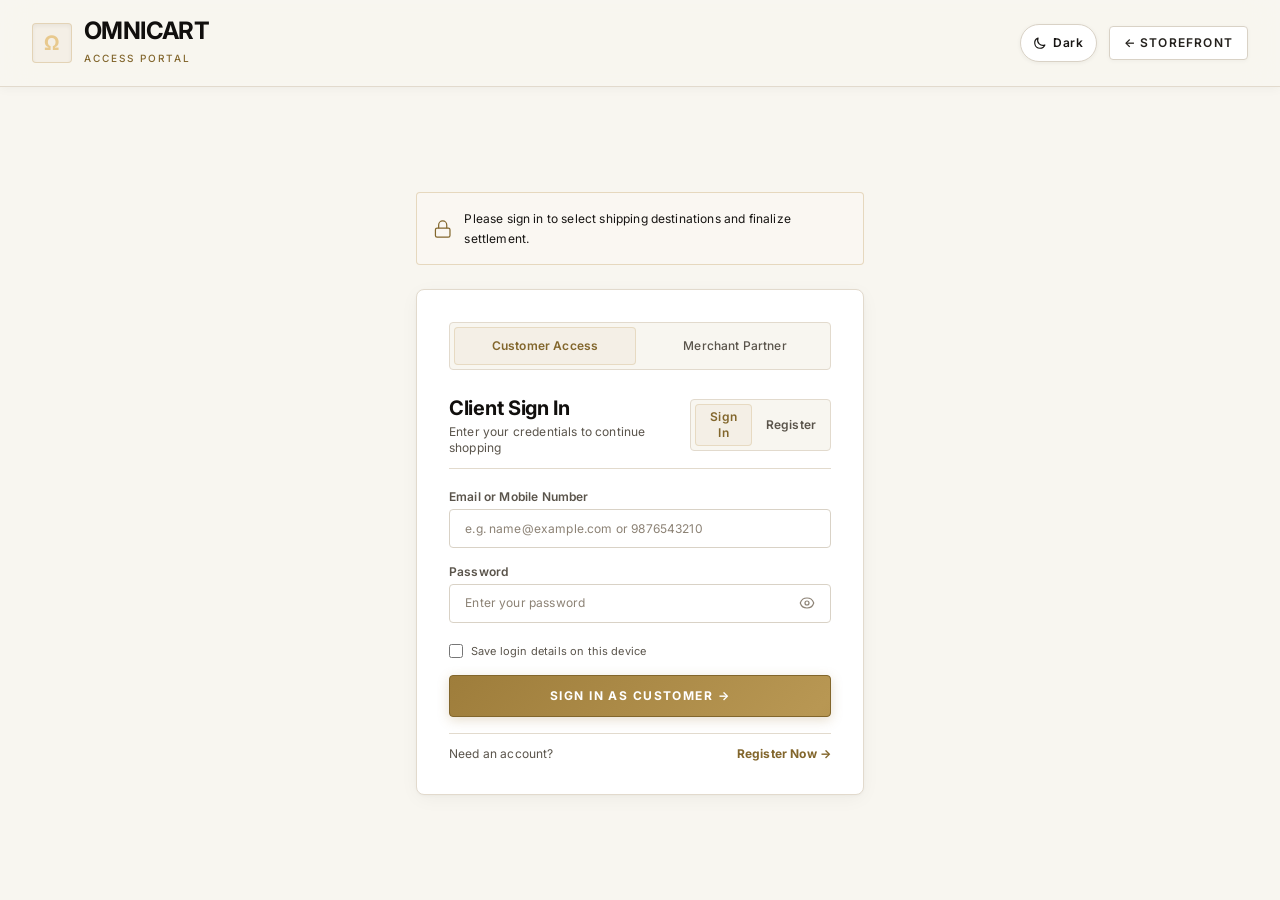
<file: omnicart-frontend/checkout.html>
<!DOCTYPE html>
<html lang="en">
<head>
  <script>
    (function () {
      try {
        var theme = localStorage.getItem('omnicart_theme') || 'light';
        document.documentElement.setAttribute('data-theme', theme);
        if (theme === 'dark') {
          document.documentElement.classList.add('dark', 'dark-theme');
          document.documentElement.classList.remove('light-theme');
        } else {
          document.documentElement.classList.remove('dark', 'dark-theme');
          document.documentElement.classList.add('light-theme');
        }
      } catch (e) {}
    })();
  </script>

  <meta charset="UTF-8">
  <meta name="viewport" content="width=device-width, initial-scale=1.0">
  <title>OmniCart — Checkout</title>

  <!-- Tailwind CSS CDN -->
  <script src="js/tailwind.min.js?v=31.0"></script>

  <!-- Google Fonts -->
  <link rel="preconnect" href="https://fonts.googleapis.com">
  <link rel="preconnect" href="https://fonts.gstatic.com" crossorigin>
  <link href="https://fonts.googleapis.com/css2?family=Inter:wght@300;400;500;600;700;800&display=swap" rel="stylesheet">

  <!-- Custom Clean Styles -->
  <link rel="stylesheet" href="css/styles.css?v=31.0">

  <script>
    tailwind.config = {
      darkMode: 'class',
      theme: {
        extend: {
          fontFamily: {
            sans: ['Inter', 'sans-serif'],
          }
        }
      }
    }
  </script>
  <style>
    /* Suppress browser native password reveal icon in Edge/IE to prevent duplicate eye icons */
    input[type="password"]::-ms-reveal,
    input[type="password"]::-ms-clear,
    input::-ms-reveal,
    input::-ms-clear {
      display: none !important;
      width: 0 !important;
      height: 0 !important;
      visibility: hidden !important;
      pointer-events: none !important;
    }
  </style>
</head>
<body class="min-h-screen flex flex-col font-sans text-base">

  <!-- Toast Container -->
  <div id="toast-container" class="fixed top-5 right-5 z-50 flex flex-col gap-2.5 pointer-events-none max-w-sm w-full"></div>

  <!-- MAIN NAVIGATION HEADER -->
  <header class="bg-white border-b border-slate-200 sticky top-0 z-40">
    <div class="max-w-7xl mx-auto px-4 sm:px-6 lg:px-8 py-4 flex items-center justify-between gap-4">
      
      <!-- Brand Logo -->
      <div class="flex items-center gap-3 shrink-0">
        <a href="index.html" class="nav-logo">
          Omni<span>cart</span>
        </a>
        <span class="text-[11px] font-semibold px-2.5 py-0.5 rounded-full border border-[#c8a96e]/30 bg-[#c8a96e]/10 text-[#8a6828] dark:text-[#c8a96e]">Secure Checkout</span>
      </div>

      <!-- Right Header Actions -->
      <div id="header-right-actions" class="flex items-center gap-3 shrink-0">
        <button type="button" class="theme-toggle-btn" onclick="UIModule.toggleTheme()" title="Switch Theme">
          <svg class="w-4 h-4" fill="none" stroke="currentColor" stroke-width="1.5" viewBox="0 0 24 24"><circle cx="12" cy="12" r="5"></circle><path d="M12 1v2M12 21v2M4.22 4.22l1.42 1.42M18.36 18.36l1.42 1.42M1 12h2M21 12h2M4.22 19.78l1.42-1.42M18.36 5.64l1.42-1.42"></path></svg>
          <span class="hidden sm:inline font-semibold">Theme</span>
        </button>
        <!-- Saved Products Link (Guarded) -->
        <a
          href="saved-products.html"
          onclick="return AuthModule.guardUserClick('saved-products.html', event)"
          class="flex items-center gap-1.5 p-2 rounded-lg text-slate-700 hover:bg-slate-100 text-xs font-semibold"
        >
          <span><svg class="w-4 h-4 text-slate-500 fill-current inline" viewBox="0 0 24 24"><path d="M12 21.35l-1.45-1.32C5.4 15.36 2 12.28 2 8.5 2 5.42 4.42 3 7.5 3c1.74 0 3.41.81 4.5 2.09C13.09 3.81 14.76 3 16.5 3 19.58 3 22 5.42 22 8.5c0 3.78-3.4 6.86-8.55 11.54L12 21.35z"/></svg></span>
          <span class="hidden sm:inline">Saved</span>
          <span id="header-saved-badge" class="badge badge-blue text-[11px] saved-count-badge">0</span>
        </a>

        <!-- Guest Auth Pill -->
        <div id="header-guest-auth" class="flex items-center gap-2">
          <a href="login.html?redirect=checkout.html" class="btn-primary py-2.5 px-6 text-sm sm:text-base font-bold shadow-sm hover:shadow transition-all">
            Sign In
          </a>
        </div>

        <!-- Authenticated Dropdown -->
        <div id="header-user-auth" class="relative hidden">
          <button onclick="AuthModule.toggleAuthDropdown()" class="flex items-center gap-2 px-3.5 py-2 rounded-xl border border-slate-200 hover:bg-slate-50 text-sm font-semibold text-slate-800 transition-colors">
            <div class="w-2.5 h-2.5 rounded-full bg-blue-600"></div>
            <span id="header-user-name">My Account</span>
            <svg class="w-4 h-4 text-slate-400" fill="none" stroke="currentColor" stroke-width="2" viewBox="0 0 24 24"><path stroke-linecap="round" stroke-linejoin="round" d="M19 9l-7 7-7-7"/></svg>
          </button>
          <div id="auth-dropdown-menu" class="hidden absolute right-0 mt-2 w-64 rounded-xl bg-white border border-slate-200 shadow-xl p-2 z-50 text-sm">
            <div id="auth-dropdown-items"></div>
          </div>
        </div>

        <a href="cart.html" class="btn-secondary py-2 px-3.5 text-xs font-semibold">
          ← Back to Cart
        </a>
      </div>
    </div>

    <!-- Secondary Navigation Bar -->
    <div class="border-t border-slate-100 bg-white">
      <div class="max-w-7xl mx-auto px-4 sm:px-6 lg:px-8 flex items-center justify-between text-sm py-2 overflow-x-auto no-scrollbar">
        <div class="flex items-center gap-1.5">
          <a href="index.html" class="nav-tab">Home</a>
          <a href="products.html" class="nav-tab">All Products</a>
          <a href="saved-products.html" onclick="return AuthModule.guardUserClick('saved-products.html', event)" class="nav-tab">Saved Products (Wishlist)</a>
          <a href="cart.html" onclick="return AuthModule.guardUserClick('cart.html', event)" class="nav-tab">My Cart</a>
          <a href="orders.html" onclick="return AuthModule.guardUserClick('orders.html', event)" class="nav-tab">Track Orders</a>
          <a href="customer-profile.html" onclick="return AuthModule.guardUserClick('customer-profile.html', event)" class="nav-tab">My Profile</a>
        </div>
        
      </div>
    </div>
  </header>

  <!-- MAIN CHECKOUT CONTAINER (2 Columns) -->
  <main class="max-w-7xl mx-auto px-4 sm:px-6 lg:px-8 py-8 flex-1 w-full">
    
    <div class="max-w-2xl mb-8">
      <h1 class="text-3xl font-extrabold text-slate-900">Checkout & Order Placement</h1>
      <p class="text-sm text-slate-500 mt-1">Please select your delivery address and preferred payment method in Rupees (₹).</p>
    </div>

    <div class="grid grid-cols-1 lg:grid-cols-12 gap-8 items-start">

      <!-- LEFT: Checkout Form Steps (7 cols) -->
      <div class="lg:col-span-7 space-y-6">

        <!-- STEP 1: Customer Contact Information -->
        <div class="clean-card p-6">
          <div class="flex items-center gap-3 pb-3 mb-4 border-b border-slate-100">
            <span class="w-7 h-7 rounded-full bg-[#c8a96e] text-[#131110] text-xs font-black flex items-center justify-center shadow-xs">1</span>
            <h2 class="text-sm font-bold text-slate-900 uppercase tracking-wider">Customer Details</h2>
          </div>

          <div id="checkout-customer-box" class="grid grid-cols-1 sm:grid-cols-3 gap-3 text-sm">
            <!-- Dynamically populated via CheckoutModule -->
          </div>
        </div>

        <!-- STEP 2: Shipping Address Selection -->
        <div class="clean-card p-6">
          <div class="flex items-center justify-between pb-3 mb-4 border-b border-slate-100">
            <div class="flex items-center gap-3">
              <span class="w-7 h-7 rounded-full bg-[#c8a96e] text-[#131110] text-xs font-black flex items-center justify-center shadow-xs">2</span>
              <h2 class="text-sm font-bold text-slate-900 dark:text-[#e8e2d9] uppercase tracking-wider">Shipping Address</h2>
            </div>
            <a href="customer-profile.html" class="text-xs text-[#8a6828] dark:text-[#c8a96e] font-semibold hover:underline">
              + Manage Addresses
            </a>
          </div>

          <div class="grid grid-cols-1 sm:grid-cols-2 gap-3" id="checkout-addresses-list">
            <!-- Dynamically populated via CheckoutModule -->
          </div>
        </div>

        <!-- STEP 3: Payment Method Selection (Exactly 2 Options) -->
        <div class="clean-card p-6">
          <div class="flex items-center justify-between pb-3 mb-4 border-b border-slate-100 dark:border-[#221e1a]">
            <div class="flex items-center gap-3">
              <span class="w-7 h-7 rounded-full bg-[#c8a96e] text-[#131110] text-xs font-black flex items-center justify-center shadow-xs">3</span>
              <h2 class="text-sm font-bold text-slate-900 dark:text-[#e8e2d9] uppercase tracking-wider">Payment Method</h2>
            </div>
            <div class="flex items-center gap-1.5 text-xs text-[#8a6828] dark:text-[#c8a96e] bg-[#c8a96e]/10 dark:bg-[#c8a96e]/15 px-2.5 py-1 rounded-lg border border-[#c8a96e]/30 dark:border-[#c8a96e]/40 font-semibold">
              <svg class="w-3.5 h-3.5 text-[#8a6828] dark:text-[#c8a96e]" fill="none" stroke="currentColor" stroke-width="2" viewBox="0 0 24 24"><path stroke-linecap="round" stroke-linejoin="round" d="M9 12l2 2 4-4m5.618-4.016A11.955 11.955 0 0112 2.944a11.955 11.955 0 01-8.618 3.04A12.02 12.02 0 003 9c0 5.591 3.824 10.29 9 11.622 5.176-1.332 9-6.03 9-11.622 0-1.042-.133-2.052-.382-3.016z"/></svg>
              <span>Razorpay Verified</span>
            </div>
          </div>

          <div class="space-y-3 text-sm">
            <!-- Option 1: Pay via Razorpay -->
            <label id="rail-option-razorpay" class="payment-rail-card active" onclick="CheckoutModule.selectPaymentMethod('Pay via Razorpay')">
              <input id="radio-method-razorpay" type="radio" name="payment-method" checked class="w-5 h-5 accent-[#c8a96e] cursor-pointer" />
              <div class="flex-1">
                <div class="flex items-center justify-between">
                  <div class="flex items-center gap-2">
                    <strong class="payment-rail-title text-base font-bold">Pay via Razorpay</strong>
                    <span class="payment-rail-badge text-[10px] font-bold px-2 py-0.5 rounded">RECOMMENDED</span>
                  </div>
                  <div class="flex items-center gap-1 text-[11px] font-semibold text-slate-500 dark:text-[#9a9188]">
                    <span class="payment-method-chip px-1.5 py-0.5 rounded border">UPI</span>
                    <span class="payment-method-chip px-1.5 py-0.5 rounded border">Cards</span>
                    <span class="payment-method-chip px-1.5 py-0.5 rounded border">NetBanking</span>
                  </div>
                </div>
                <span class="payment-rail-desc text-xs block mt-1">UPI (Google Pay, PhonePe, Paytm, QR), Credit & Debit Cards, Net Banking • Instant Settlement</span>
              </div>
            </label>

            <!-- Option 2: Cash on Delivery (COD) -->
            <label id="rail-option-cod" class="payment-rail-card" onclick="CheckoutModule.selectPaymentMethod('Cash on Delivery')">
              <input id="radio-method-cod" type="radio" name="payment-method" class="w-5 h-5 accent-[#c8a96e] cursor-pointer" />
              <div class="flex-1">
                <div class="flex items-center justify-between">
                  <strong class="payment-rail-title text-base font-bold">Cash on Delivery (COD)</strong>
                  <span class="payment-rail-subbadge text-[10px] font-semibold px-2 py-0.5 rounded text-emerald-700 dark:text-emerald-400 bg-emerald-50 dark:bg-emerald-950/40 border border-emerald-200 dark:border-emerald-800">ZERO ADVANCE</span>
                </div>
                <span class="payment-rail-desc text-xs block mt-1">Pay cash or UPI upon verified doorstep delivery (Zero advance payment)</span>
              </div>
            </label>
          </div>

          <div id="checkout-payment-notice" class="payment-notice-razorpay p-3.5 rounded-xl text-xs flex items-start gap-2.5 mt-3 transition-colors">
            <span id="checkout-payment-notice-text"><strong class="font-semibold text-[#8a6828] dark:text-[#c8a96e]">Razorpay Gateway Active:</strong> Clicking below will open the official Razorpay checkout portal for instant UPI, Cards, and Net Banking payment.</span>
          </div>
        </div>

      </div>

      <!-- RIGHT: Order Summary Card (5 cols) -->
      <div class="lg:col-span-5 space-y-4">
        
        <div class="clean-card p-6 sm:p-7 space-y-4">
          <h2 class="text-lg font-bold text-slate-900 pb-3 border-b border-slate-100">Order Summary</h2>

          <!-- Mini Cart List -->
          <div id="checkout-mini-items" class="space-y-2">
            <!-- Dynamically populated via CheckoutModule -->
          </div>

          <!-- Totals in Rupees -->
          <div class="space-y-2.5 text-sm pt-3 border-t border-slate-100">
            <div class="flex justify-between text-slate-600">
              <span>Items Total:</span>
              <strong id="summary-subtotal" class="text-slate-900 text-base">₹0</strong>
            </div>
            <div class="flex justify-between text-slate-600">
              <span>Delivery Fee:</span>
              <strong class="text-emerald-600 font-semibold">FREE</strong>
            </div>
            <div class="flex justify-between text-slate-600">
              <span>Discount Voucher:</span>
              <strong id="summary-discount" class="text-emerald-700">-₹0</strong>
            </div>
            <div class="pt-3 border-t border-slate-200 dark:border-[#2a2520] flex justify-between text-slate-900 dark:text-[#e8e2d9] font-bold text-lg">
              <span id="summary-total-label">Total to Pay:</span>
              <strong id="summary-total" class="text-[#8a6828] dark:text-[#c8a96e] font-extrabold text-2xl">₹0</strong>
            </div>
          </div>

          <!-- Place Order Button -->
          <button
            id="checkout-action-btn"
            onclick="CheckoutModule.placeOrder(event)"
            class="btn-primary w-full py-4 text-sm justify-center font-bold shadow-md cursor-pointer"
          >
            PROCEED TO RAZORPAY (₹0) →
          </button>

          <p class="text-xs text-center text-slate-400">
            By placing order you agree to OmniCart terms and 20-min fulfillment policy.
          </p>
        </div>

      </div>

    </div>

  </main>

  <!-- CLEAN FOOTER -->
  <footer class="bg-white border-t border-slate-200 mt-16 py-10 text-sm text-slate-500">
    <div class="max-w-7xl mx-auto px-4 sm:px-6 lg:px-8 flex flex-col sm:flex-row items-center justify-between gap-4">
      <div id="header-right-actions" class="flex items-center gap-3 shrink-0">
        <span class="font-bold text-slate-900 text-base">OmniCart Marketplace</span>
        <span>•</span>
        <span>Fast & Reliable Online Shopping</span>
      </div>
      <div class="flex items-center gap-6">
        <a href="index.html" class="hover:underline">Home</a>
        <a href="products.html" class="hover:underline">Products</a>
        <a href="saved-products.html" class="hover:underline">Saved Products</a>
        <a href="cart.html" class="hover:underline">Cart</a>
        <a href="orders.html" class="hover:underline">My Orders</a>
      </div>
    </div>
  </footer>

  <!-- PAYMENT GATEWAY MODAL -->
  <div id="payment-gateway-modal" class="hidden fixed inset-0 z-50 flex items-center justify-center p-4 bg-black/80 backdrop-blur-xs">
    <div class="relative w-full max-w-lg bg-white dark:bg-[#161412] text-slate-900 dark:text-[#e8e2d9] rounded-2xl border border-slate-200 dark:border-[#2a2520] shadow-2xl overflow-hidden">

      <!-- Modal Header -->
      <div class="p-5 border-b border-slate-100 dark:border-[#221e1a] flex items-center justify-between">
        <div class="flex items-center gap-3">
          <div class="w-9 h-9 rounded-xl bg-emerald-500/10 text-emerald-600 dark:text-emerald-400 flex items-center justify-center font-bold text-lg border border-emerald-500/20">
            🔒
          </div>
          <div>
            <h3 class="font-bold text-sm text-slate-900 dark:text-[#e8e2d9]">Secure Payment Gateway</h3>
            <p class="text-[11px] text-slate-500 dark:text-[#9a9188]">256-bit SSL Encrypted • NPCI Verified</p>
          </div>
        </div>
        <button type="button" onclick="CheckoutModule.closePaymentModal()" class="w-8 h-8 rounded-lg text-slate-400 hover:text-slate-800 dark:hover:text-white hover:bg-slate-100 dark:hover:bg-[#25201b] flex items-center justify-center transition-colors text-lg font-bold">✕</button>
      </div>

      <!-- Payment Amount & Recipient Banner -->
      <div class="px-5 py-3.5 bg-slate-50 dark:bg-[#0e0c0a] border-b border-slate-100 dark:border-[#221e1a] flex items-center justify-between">
        <div>
          <span class="text-[11px] text-slate-500 dark:text-[#9a9188] block">Recipient / Client:</span>
          <strong id="payment-modal-recipient" class="text-xs font-semibold text-slate-800 dark:text-[#e8e2d9]">Customer</strong>
        </div>
        <div class="text-right">
          <span class="text-[11px] text-slate-500 dark:text-[#9a9188] block">Total Payable:</span>
          <strong id="payment-modal-amount" class="text-lg font-bold text-blue-600 dark:text-[#c8a96e]">₹0</strong>
        </div>
      </div>

      <!-- Gateway Method Tabs -->
      <div class="grid grid-cols-3 gap-1 p-2 m-4 rounded-xl bg-slate-100 dark:bg-[#0e0c0a] text-xs">
        <button id="pm-tab-upi" type="button" onclick="CheckoutModule.switchGatewayTab('upi')" class="py-2.5 px-3 rounded-lg text-center transition-all cursor-pointer flex items-center justify-center gap-1.5 font-bold bg-white text-slate-900 border border-slate-200 shadow-sm">
          <span>⚡</span> UPI
        </button>
        <button id="pm-tab-card" type="button" onclick="CheckoutModule.switchGatewayTab('card')" class="py-2.5 px-3 rounded-lg text-center transition-all cursor-pointer flex items-center justify-center gap-1.5 text-slate-600 hover:text-slate-900 border border-transparent hover:bg-white/50">
          <span>💳</span> Cards
        </button>
        <button id="pm-tab-netbanking" type="button" onclick="CheckoutModule.switchGatewayTab('netbanking')" class="py-2.5 px-3 rounded-lg text-center transition-all cursor-pointer flex items-center justify-center gap-1.5 text-slate-600 hover:text-slate-900 border border-transparent hover:bg-white/50">
          <span>🏦</span> Net Banking
        </button>
      </div>

      <!-- Tab Content Area -->
      <div class="p-5 pt-0 space-y-4">

        <!-- PANE 1: UPI -->
        <div id="gateway-pane-upi" class="space-y-4">
          <div class="p-3.5 rounded-xl border border-blue-100 dark:border-blue-900/30 bg-blue-50/50 dark:bg-blue-950/20 text-xs text-slate-600 dark:text-blue-300 flex items-center justify-between">
            <span class="flex items-center gap-2">
              <span class="w-2 h-2 rounded-full bg-emerald-500 animate-pulse"></span>
              Google Pay, PhonePe, Paytm, BHIM UPI
            </span>
            <button type="button" onclick="CheckoutModule.autofillTestUpi('buyer@okhdfcbank')" class="text-[11px] font-semibold text-blue-600 dark:text-[#c8a96e] hover:underline cursor-pointer">
              Auto-fill Test ID
            </button>
          </div>

          <div>
            <label class="block text-xs font-semibold text-slate-700 dark:text-[#9a9188] mb-1.5">Enter Virtual Payment Address (VPA / UPI ID)</label>
            <input id="gateway-upi-id" type="text" placeholder="e.g. aditya@okhdfcbank" value="buyer@okhdfcbank" class="w-full px-3.5 py-2.5 text-sm rounded-xl border border-slate-300 dark:border-[#2a2520] bg-white dark:bg-[#1a1714] text-slate-900 dark:text-[#e8e2d9] focus:outline-none focus:border-blue-500 dark:focus:border-[#c8a96e]" />
          </div>

          <!-- Quick Handle Chips -->
          <div class="flex items-center gap-1.5 flex-wrap text-[11px]">
            <span class="text-slate-400 dark:text-[#78716c]">Quick:</span>
            <button type="button" onclick="CheckoutModule.appendUpiHandle('@okhdfcbank')" class="px-2 py-0.5 rounded-md bg-slate-100 dark:bg-[#221e1a] hover:bg-slate-200 dark:hover:bg-[#2d2822] text-slate-600 dark:text-[#c8a96e] border border-slate-200 dark:border-[#2a2520] cursor-pointer">@okhdfcbank</button>
            <button type="button" onclick="CheckoutModule.appendUpiHandle('@okaxis')" class="px-2 py-0.5 rounded-md bg-slate-100 dark:bg-[#221e1a] hover:bg-slate-200 dark:hover:bg-[#2d2822] text-slate-600 dark:text-[#c8a96e] border border-slate-200 dark:border-[#2a2520] cursor-pointer">@okaxis</button>
            <button type="button" onclick="CheckoutModule.appendUpiHandle('@ybl')" class="px-2 py-0.5 rounded-md bg-slate-100 dark:bg-[#221e1a] hover:bg-slate-200 dark:hover:bg-[#2d2822] text-slate-600 dark:text-[#c8a96e] border border-slate-200 dark:border-[#2a2520] cursor-pointer">@ybl</button>
            <button type="button" onclick="CheckoutModule.appendUpiHandle('@paytm')" class="px-2 py-0.5 rounded-md bg-slate-100 dark:bg-[#221e1a] hover:bg-slate-200 dark:hover:bg-[#2d2822] text-slate-600 dark:text-[#c8a96e] border border-slate-200 dark:border-[#2a2520] cursor-pointer">@paytm</button>
          </div>

          <button type="button" onclick="CheckoutModule.executeGatewayPayment('UPI Instant Transfer')" class="btn-primary w-full py-3.5 text-sm font-bold justify-center shadow-lg">
            Verify & Pay via UPI →
          </button>
        </div>

        <!-- PANE 2: Cards -->
        <div id="gateway-pane-card" class="space-y-4 hidden">
          <!-- Card Visual Preview -->
          <div class="p-4 rounded-xl bg-gradient-to-tr from-slate-900 via-slate-800 to-indigo-950 text-white shadow-md relative overflow-hidden border border-slate-700">
            <div class="flex items-center justify-between text-xs text-slate-300 mb-4">
              <span class="font-bold tracking-wider">OMNICART SECURE</span>
              <span class="font-mono text-[10px] bg-white/10 px-2 py-0.5 rounded">3D SECURE 2.0</span>
            </div>
            <div id="card-preview-number" class="font-mono text-base tracking-widest my-2">4532 •••• •••• 4999</div>
            <div class="flex items-center justify-between text-xs pt-2 text-slate-300">
              <div>
                <span class="text-[9px] uppercase tracking-wider block text-slate-400">Cardholder</span>
                <span id="card-preview-name" class="font-semibold uppercase tracking-wider">ADITYA</span>
              </div>
              <div>
                <span class="text-[9px] uppercase tracking-wider block text-slate-400">Expires</span>
                <span id="card-preview-expiry" class="font-mono">12/28</span>
              </div>
            </div>
          </div>

          <div class="flex justify-end">
            <button type="button" onclick="CheckoutModule.autofillTestCard()" class="text-[11px] font-semibold text-blue-600 dark:text-[#c8a96e] hover:underline cursor-pointer">
              Auto-fill Test Card
            </button>
          </div>

          <div class="space-y-3 text-xs">
            <div>
              <label class="block font-semibold text-slate-700 dark:text-[#9a9188] mb-1">Card Number *</label>
              <input id="gateway-card-number" type="text" maxlength="19" oninput="CheckoutModule.formatCardNumber(this)" placeholder="4532 8819 9204 4999" value="4532 8819 9204 4999" class="w-full px-3.5 py-2 rounded-lg border border-slate-300 dark:border-[#2a2520] bg-white dark:bg-[#1a1714] text-slate-900 dark:text-[#e8e2d9] font-mono" />
            </div>

            <div>
              <label class="block font-semibold text-slate-700 dark:text-[#9a9188] mb-1">Cardholder Name *</label>
              <input id="gateway-card-name" type="text" placeholder="Name printed on card" value="Ritik Yadav" oninput="const p = document.getElementById('card-preview-name'); if(p) p.innerText = this.value.toUpperCase() || 'CARDHOLDER';" class="w-full px-3.5 py-2 rounded-lg border border-slate-300 dark:border-[#2a2520] bg-white dark:bg-[#1a1714] text-slate-900 dark:text-[#e8e2d9]" />
            </div>

            <div class="grid grid-cols-2 gap-3">
              <div>
                <label class="block font-semibold text-slate-700 dark:text-[#9a9188] mb-1">Expiry Date *</label>
                <input id="gateway-card-expiry" type="text" maxlength="5" oninput="CheckoutModule.formatCardExpiry(this)" placeholder="MM/YY" value="12/28" class="w-full px-3.5 py-2 rounded-lg border border-slate-300 dark:border-[#2a2520] bg-white dark:bg-[#1a1714] text-slate-900 dark:text-[#e8e2d9] font-mono" />
              </div>
              <div>
                <label class="block font-semibold text-slate-700 dark:text-[#9a9188] mb-1">CVV / CVC *</label>
                <input id="gateway-card-cvv" type="password" maxlength="4" placeholder="829" value="829" class="w-full px-3.5 py-2 rounded-lg border border-slate-300 dark:border-[#2a2520] bg-white dark:bg-[#1a1714] text-slate-900 dark:text-[#e8e2d9] font-mono" />
              </div>
            </div>
          </div>

          <button type="button" onclick="CheckoutModule.executeGatewayPayment('Credit / Debit Card')" class="btn-primary w-full py-3.5 text-sm font-bold justify-center shadow-lg">
            Authorize & Pay →
          </button>
        </div>

        <!-- PANE 3: Net Banking -->
        <div id="gateway-pane-netbanking" class="space-y-4 hidden">
          <p class="text-xs text-slate-500 dark:text-[#9a9188]">Select your preferred bank from the list below:</p>

          <div class="grid grid-cols-2 gap-2 text-xs">
            <label class="p-3 rounded-lg border border-slate-200 dark:border-[#2a2520] bg-white dark:bg-[#1a1714] flex items-center gap-2 cursor-pointer hover:border-blue-400 transition-colors">
              <input type="radio" name="nb-bank" value="HDFC Bank" checked class="text-blue-600" />
              <span class="font-medium">HDFC Bank</span>
            </label>
            <label class="p-3 rounded-lg border border-slate-200 dark:border-[#2a2520] bg-white dark:bg-[#1a1714] flex items-center gap-2 cursor-pointer hover:border-blue-400 transition-colors">
              <input type="radio" name="nb-bank" value="ICICI Bank" class="text-blue-600" />
              <span class="font-medium">ICICI Bank</span>
            </label>
            <label class="p-3 rounded-lg border border-slate-200 dark:border-[#2a2520] bg-white dark:bg-[#1a1714] flex items-center gap-2 cursor-pointer hover:border-blue-400 transition-colors">
              <input type="radio" name="nb-bank" value="State Bank of India" class="text-blue-600" />
              <span class="font-medium">SBI</span>
            </label>
            <label class="p-3 rounded-lg border border-slate-200 dark:border-[#2a2520] bg-white dark:bg-[#1a1714] flex items-center gap-2 cursor-pointer hover:border-blue-400 transition-colors">
              <input type="radio" name="nb-bank" value="Axis Bank" class="text-blue-600" />
              <span class="font-medium">Axis Bank</span>
            </label>
          </div>

          <div>
            <label class="block text-xs font-semibold text-slate-700 dark:text-[#9a9188] mb-1">Or choose another bank</label>
            <select id="gateway-nb-select" class="w-full px-3.5 py-2 text-xs rounded-lg border border-slate-300 dark:border-[#2a2520] bg-white dark:bg-[#1a1714] text-slate-900 dark:text-[#e8e2d9]">
              <option value="">-- Select from 50+ Banks --</option>
              <option value="Kotak Mahindra Bank">Kotak Mahindra Bank</option>
              <option value="Bank of Baroda">Bank of Baroda</option>
              <option value="Punjab National Bank">Punjab National Bank</option>
              <option value="Canara Bank">Canara Bank</option>
              <option value="Union Bank of India">Union Bank of India</option>
              <option value="IndusInd Bank">IndusInd Bank</option>
              <option value="Yes Bank">Yes Bank</option>
              <option value="IDFC First Bank">IDFC First Bank</option>
            </select>
          </div>

          <button type="button" onclick="CheckoutModule.executeGatewayPayment('Net Banking')" class="btn-primary w-full py-3.5 text-sm font-bold justify-center shadow-lg">
            Proceed to Bank Portal →
          </button>
        </div>

      </div>

      <!-- Processing Overlay -->
      <div id="gateway-processing-overlay" class="hidden absolute inset-0 bg-white/95 dark:bg-[#161412]/95 backdrop-blur-md flex flex-col items-center justify-center p-6 text-center z-20">
        <div class="w-12 h-12 border-4 border-blue-600/20 dark:border-[#c8a96e]/20 border-t-blue-600 dark:border-t-[#c8a96e] rounded-full animate-spin mb-4"></div>
        <h4 id="gateway-processing-title" class="text-base font-bold text-slate-900 dark:text-[#e8e2d9]">Securing Bank Connection...</h4>
        <p id="gateway-processing-subtitle" class="text-xs text-slate-500 dark:text-[#9a9188] mt-1.5 max-w-xs">Authenticating payment session with 256-bit encryption protocol.</p>
      </div>

    </div>
  </div>

  <!-- CLEAN LOGIN / REGISTER MODAL -->
  <div id="auth-modal" class="fixed inset-0 z-50 flex items-center justify-center p-4 bg-slate-900/50 backdrop-blur-xs hidden">
    <div class="relative w-full max-w-md bg-white rounded-2xl p-6 sm:p-8 border border-slate-200 shadow-2xl">
      <button onclick="AuthModule.closeAuthModal()" class="absolute top-4 right-4 text-slate-400 hover:text-slate-800 text-xl font-bold">✕</button>
      <div class="grid grid-cols-2 gap-2 p-1 rounded-xl bg-slate-100 mb-5 text-xs">
        <button id="modal-tab-buyer" onclick="AuthModule.setModalTab('buyer')" class="py-2.5 rounded-lg font-semibold transition-all bg-white text-blue-700 shadow-xs border border-slate-200">Customer Access</button>
        <button id="modal-tab-seller" onclick="AuthModule.setModalTab('seller')" class="py-2.5 rounded-lg font-medium transition-all text-slate-600 hover:text-slate-900">Seller Portal</button>
      </div>

      <div id="auth-modal-form-container"></div>
    </div>
  </div>

  <!-- RAZORPAY CHECKOUT SDK -->
  <script src="https://checkout.razorpay.com/v1/checkout.js"></script>
  <script>
    if (typeof window.Razorpay === 'undefined') {
      document.write('<script src="js/razorpay-checkout.js"><\/script>');
    }
  </script>

  <!-- JAVASCRIPT MODULES -->
  <script src="js/data-store.js?v=31.0"></script>
  <script src="js/ui-module.js?v=31.0"></script>
  <script src="js/auth-module.js?v=31.0"></script>
  <script src="js/checkout-module.js?v=31.0"></script>
  <script src="js/app.js?v=31.0"></script>
  <script>
    window.addEventListener('DOMContentLoaded', () => {
      CheckoutModule.init();
    });
  </script>
</body>
</html>
</file>
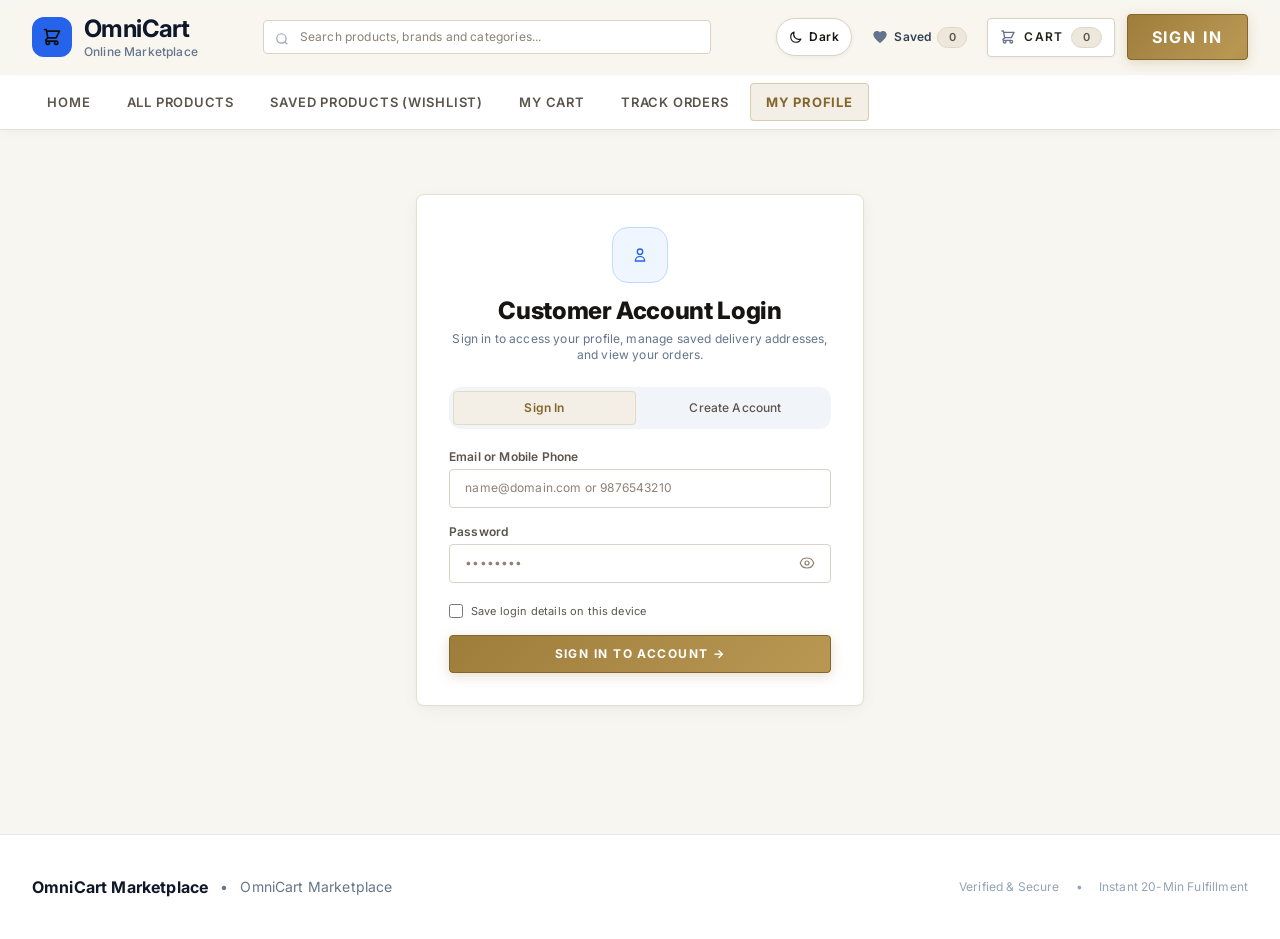
<file: omnicart-frontend/customer-profile.html>
<!DOCTYPE html>
<html lang="en">
<head>
  <script>
    (function () {
      try {
        var theme = localStorage.getItem('omnicart_theme') || 'light';
        document.documentElement.setAttribute('data-theme', theme);
        if (theme === 'dark') {
          document.documentElement.classList.add('dark', 'dark-theme');
          document.documentElement.classList.remove('light-theme');
        } else {
          document.documentElement.classList.remove('dark', 'dark-theme');
          document.documentElement.classList.add('light-theme');
        }
      } catch (e) {}
    })();
  </script>

  <meta charset="UTF-8">
  <meta name="viewport" content="width=device-width, initial-scale=1.0">
  <title>OmniCart — Customer Profile & Saved Addresses</title>

  <!-- Tailwind CSS CDN -->
  <script src="js/tailwind.min.js?v=31.0"></script>

  <!-- Google Fonts -->
  <link rel="preconnect" href="https://fonts.googleapis.com">
  <link rel="preconnect" href="https://fonts.gstatic.com" crossorigin>
  <link href="https://fonts.googleapis.com/css2?family=Inter:wght@300;400;500;600;700;800&display=swap" rel="stylesheet">

  <!-- Custom Clean Styles -->
  <link rel="stylesheet" href="css/styles.css?v=31.0">

  <script>
    tailwind.config = {
      darkMode: 'class',
      theme: {
        extend: {
          fontFamily: {
            sans: ['Inter', 'sans-serif'],
          }
        }
      }
    }
  </script>
  <style>
    /* Suppress browser native password reveal icon in Edge/IE to prevent duplicate eye icons */
    input[type="password"]::-ms-reveal,
    input[type="password"]::-ms-clear,
    input::-ms-reveal,
    input::-ms-clear {
      display: none !important;
      width: 0 !important;
      height: 0 !important;
      visibility: hidden !important;
      pointer-events: none !important;
    }
  </style>
</head>
<body class="min-h-screen flex flex-col font-sans text-base">

  <!-- Toast Notification Container -->
  <div id="toast-container" class="fixed top-5 right-5 z-50 flex flex-col gap-2.5 pointer-events-none max-w-sm w-full"></div>

  <!-- MAIN NAVIGATION HEADER -->
  <header class="bg-white border-b border-slate-200 sticky top-0 z-40">
    <div class="max-w-7xl mx-auto px-4 sm:px-6 lg:px-8 py-3.5 flex items-center justify-between gap-4">
      
      <!-- Brand Logo -->
      <a href="index.html" class="flex items-center gap-3 shrink-0">
        <div class="w-10 h-10 rounded-xl bg-blue-600 text-white flex items-center justify-center font-bold text-xl shadow-xs">
          <svg class="w-5 h-5 text-white" fill="none" stroke="currentColor" stroke-width="2" viewBox="0 0 24 24"><path stroke-linecap="round" stroke-linejoin="round" d="M3 3h2l.4 2M7 13h10l4-8H5.4M7 13L5.4 5M7 13l-2.293 2.293c-.63.63-.184 1.707.707 1.707H17m0 0a2 2 0 100 4 2 2 0 000-4zm-8 2a2 2 0 11-4 0 2 2 0 014 0z"/></svg>
        </div>
        <div>
          <span class="text-2xl font-bold tracking-tight text-slate-900 block leading-tight">OmniCart</span>
          <span class="text-xs text-slate-500 font-medium block">Online Marketplace</span>
        </div>
      </a>

      <!-- Global Search Input -->
      <div class="flex-1 max-w-md hidden md:block">
        <div class="relative">
          <input
            type="text"
            placeholder="Search products, brands and categories..."
            class="clean-input py-2 pl-9 text-xs global-search-input"
          />
          <span class="absolute left-3 top-2.5 text-slate-400 text-xs"><svg class="w-3.5 h-3.5 text-slate-400 inline" fill="none" stroke="currentColor" stroke-width="2" viewBox="0 0 24 24"><circle cx="11" cy="11" r="8"></circle><line x1="21" y1="21" x2="16.65" y2="16.65"></line></svg></span>
        </div>
      </div>

      <!-- Right Header Actions -->
      <div id="header-right-actions" class="flex items-center gap-3 shrink-0">
        <button type="button" class="theme-toggle-btn" onclick="UIModule.toggleTheme()" title="Switch Theme">
          <svg class="w-4 h-4" fill="none" stroke="currentColor" stroke-width="1.5" viewBox="0 0 24 24"><circle cx="12" cy="12" r="5"></circle><path d="M12 1v2M12 21v2M4.22 4.22l1.42 1.42M18.36 18.36l1.42 1.42M1 12h2M21 12h2M4.22 19.78l1.42-1.42M18.36 5.64l1.42-1.42"></path></svg>
          <span class="hidden sm:inline font-semibold">Theme</span>
        </button>
        <!-- Saved Products Link (Guarded) -->
        <a
          href="saved-products.html"
          onclick="return AuthModule.guardUserClick('saved-products.html', event)"
          class="flex items-center gap-1.5 p-2 rounded-lg text-slate-700 hover:bg-slate-100 text-xs font-semibold"
        >
          <span><svg class="w-4 h-4 text-slate-500 fill-current inline" viewBox="0 0 24 24"><path d="M12 21.35l-1.45-1.32C5.4 15.36 2 12.28 2 8.5 2 5.42 4.42 3 7.5 3c1.74 0 3.41.81 4.5 2.09C13.09 3.81 14.76 3 16.5 3 19.58 3 22 5.42 22 8.5c0 3.78-3.4 6.86-8.55 11.54L12 21.35z"/></svg></span>
          <span class="hidden sm:inline">Saved</span>
          <span id="header-saved-badge" class="badge badge-blue text-[11px] saved-count-badge">0</span>
        </a>

        <!-- Cart Quick View Button (Guarded) -->
        <a
          href="cart.html"
          onclick="return AuthModule.guardUserClick('cart.html', event)"
          class="btn-secondary py-2 px-3 text-xs font-semibold flex items-center gap-2"
        >
          <span><svg class="w-4 h-4 text-slate-500 inline" fill="none" stroke="currentColor" stroke-width="2" viewBox="0 0 24 24"><path stroke-linecap="round" stroke-linejoin="round" d="M3 3h2l.4 2M7 13h10l4-8H5.4M7 13L5.4 5M7 13l-2.293 2.293c-.63.63-.184 1.707.707 1.707H17m0 0a2 2 0 100 4 2 2 0 000-4zm-8 2a2 2 0 11-4 0 2 2 0 014 0z"/></svg></span>
          <span class="hidden sm:inline">Cart</span>
          <span id="header-cart-badge" class="badge badge-blue text-[11px]">0</span>
        </a>

        <!-- Auth State: Guest (Sign In) vs Authenticated -->
        <div id="header-guest-auth">
          <a href="login.html?redirect=customer-profile.html" class="btn-primary py-2.5 px-6 text-sm sm:text-base font-bold shadow-sm hover:shadow transition-all">
            Sign In
          </a>
        </div>

        <div id="header-user-auth" class="hidden relative">
          <button onclick="AuthModule.toggleAuthDropdown()" class="flex items-center gap-2.5 p-1.5 pr-3 rounded-full border border-slate-200 bg-white hover:border-slate-300 transition-colors">
            <div class="w-7 h-7 rounded-full bg-blue-100 text-blue-700 flex items-center justify-center font-bold text-xs"><svg class="w-4 h-4 text-blue-600 inline" fill="none" stroke="currentColor" stroke-width="2" viewBox="0 0 24 24"><path stroke-linecap="round" stroke-linejoin="round" d="M16 7a4 4 0 11-8 0 4 4 0 018 0zM12 14a7 7 0 00-7 7h14a7 7 0 00-7-7z"/></svg></div>
            <span id="header-user-name" class="text-xs font-bold text-slate-800 max-w-[120px] truncate">My Account</span>
            <span class="text-[10px] text-slate-400"><svg class="w-2.5 h-2.5 text-slate-400 inline" fill="none" stroke="currentColor" stroke-width="2" viewBox="0 0 24 24"><path stroke-linecap="round" stroke-linejoin="round" d="M19 9l-7 7-7-7"/></svg></span>
          </button>
          
          <div id="auth-dropdown-menu" class="hidden absolute right-0 mt-2 w-60 rounded-xl bg-white border border-slate-200 shadow-xl p-2 z-50 text-sm">
            <div id="auth-dropdown-items"></div>
          </div>
        </div>
      </div>
    </div>

    <!-- Secondary Nav Bar -->
    <div class="border-t border-slate-100 bg-white">
      <div class="max-w-7xl mx-auto px-4 sm:px-6 lg:px-8 flex items-center justify-between text-sm py-2 overflow-x-auto no-scrollbar">
        <div class="flex items-center gap-1.5">
          <a href="index.html" class="nav-tab">Home</a>
          <a href="products.html" class="nav-tab">All Products</a>
          <a href="saved-products.html" onclick="return AuthModule.guardUserClick('saved-products.html', event)" class="nav-tab">Saved Products (Wishlist)</a>
          <a href="cart.html" onclick="return AuthModule.guardUserClick('cart.html', event)" class="nav-tab">My Cart</a>
          <a href="orders.html" onclick="return AuthModule.guardUserClick('orders.html', event)" class="nav-tab">Track Orders</a>
          <a href="customer-profile.html" class="nav-tab active">My Profile</a>
        </div>
        
      </div>
    </div>
  </header>

  <!-- MAIN PROFILE CONTAINER -->
  <main class="max-w-7xl mx-auto px-4 sm:px-6 lg:px-8 py-8 flex-1 w-full space-y-8">
    
    <!-- 1. STRICT ACCESS GUARD: CUSTOMER LOGIN & REGISTER (Shown when not authenticated) -->
    <div id="customer-auth-container" class="max-w-md mx-auto my-8 clean-card p-6 sm:p-8 bg-white shadow-xl">
      <div class="text-center mb-6">
        <div class="w-14 h-14 rounded-2xl bg-blue-50 text-blue-700 text-2xl flex items-center justify-center mx-auto mb-3 border border-blue-200 shadow-xs">
          <svg class="w-4 h-4 text-blue-600 inline" fill="none" stroke="currentColor" stroke-width="2" viewBox="0 0 24 24"><path stroke-linecap="round" stroke-linejoin="round" d="M16 7a4 4 0 11-8 0 4 4 0 018 0zM12 14a7 7 0 00-7 7h14a7 7 0 00-7-7z"/></svg>
        </div>
        <h2 class="text-2xl font-extrabold text-slate-900">Customer Account Login</h2>
        <p class="text-xs text-slate-500 mt-1">Sign in to access your profile, manage saved delivery addresses, and view your orders.</p>
      </div>

      <!-- Auth Tabs: Sign In vs Register -->
      <div class="grid grid-cols-2 gap-2 p-1 rounded-xl bg-slate-100 mb-5 text-xs">
        <button
          id="cust-tab-login"
          onclick="ProfileModule.setAuthMode('login')"
          class="py-2 rounded-lg font-semibold transition-all bg-white text-blue-700 shadow-xs border border-slate-200"
        >
          Sign In
        </button>
        <button
          id="cust-tab-register"
          onclick="ProfileModule.setAuthMode('register')"
          class="py-2 rounded-lg font-medium transition-all text-slate-500 hover:text-slate-800"
        >
          Create Account
        </button>
      </div>

      <!-- Form Box (Rendered dynamically via ProfileModule) -->
      <div id="customer-auth-form-box"></div>
    </div>

    <!-- 2. PROTECTED USER PORTAL (Shown ONLY when logged in as Customer) -->
    <div id="customer-profile-container" class="hidden space-y-8">

      <!-- Top Profile Overview Bar -->
      <div class="clean-card p-6 flex flex-col sm:flex-row items-start sm:items-center justify-between gap-4 border-l-4 border-blue-600">
        <div class="flex items-center gap-4">
          <div class="w-14 h-14 rounded-full bg-blue-100 text-blue-700 flex items-center justify-center font-extrabold text-xl shadow-xs">
            <svg class="w-6 h-6 text-blue-600 inline" fill="none" stroke="currentColor" stroke-width="2" viewBox="0 0 24 24"><path stroke-linecap="round" stroke-linejoin="round" d="M16 7a4 4 0 11-8 0 4 4 0 018 0zM12 14a7 7 0 00-7 7h14a7 7 0 00-7-7z"/></svg>
          </div>
          <div>
            <h1 id="profile-full-name" class="text-2xl font-bold text-slate-900">Customer Name</h1>
            <div class="flex items-center gap-3 text-xs text-slate-500 mt-0.5">
              <span>Customer ID: <strong id="profile-customer-id" class="text-slate-700">CUST-0000</strong></span>
              <span>•</span>
              <span class="badge badge-blue">Active Customer Account</span>
            </div>
          </div>
        </div>

        <div class="flex items-center gap-2.5">
          <a href="saved-products.html" class="btn-secondary text-xs py-2 px-3.5 flex items-center gap-1.5">
            <span><svg class="w-4 h-4 text-slate-500 fill-current inline" viewBox="0 0 24 24"><path d="M12 21.35l-1.45-1.32C5.4 15.36 2 12.28 2 8.5 2 5.42 4.42 3 7.5 3c1.74 0 3.41.81 4.5 2.09C13.09 3.81 14.76 3 16.5 3 19.58 3 22 5.42 22 8.5c0 3.78-3.4 6.86-8.55 11.54L12 21.35z"/></svg></span>
            <span>Saved Products</span>
          </a>
          <a href="orders.html" class="btn-secondary text-xs py-2 px-3.5 flex items-center gap-1.5">
            <span><svg class="w-4 h-4 text-slate-500 inline" fill="none" stroke="currentColor" stroke-width="2" viewBox="0 0 24 24"><path stroke-linecap="round" stroke-linejoin="round" d="M20 7l-8-4-8 4m16 0l-8 4m8-4v10l-8 4m0-10L4 7m8 4v10M4 7v10l8 4"/></svg></span>
            <span>My Orders</span>
          </a>
          <button onclick="AuthModule.logout()" class="btn-secondary text-xs py-2 px-3 text-red-600 hover:bg-red-50 hover:border-red-200">
            Sign Out
          </button>
        </div>
      </div>

      <!-- 2 Columns Layout: Contact Information (5 cols) & Delivery Addresses (7 cols) -->
      <div class="grid grid-cols-1 lg:grid-cols-12 gap-8 items-start">

        <!-- LEFT: Phone Numbers & Emails (5 cols) -->
        <div class="lg:col-span-5 space-y-6">
          
          <!-- Phone numbers (CustomerPhone table) -->
          <div class="clean-card p-6 space-y-4">
            <div class="flex items-center justify-between pb-3 border-b border-slate-100">
              <h3 class="font-bold text-slate-900 text-base">Registered Phone Numbers</h3>
              <span class="text-xs text-slate-400">customer_phone</span>
            </div>

            <div class="space-y-2.5" id="profile-phones-container"></div>

            <!-- Add phone input -->
            <form onsubmit="ProfileModule.addPhone(event)" class="pt-3 border-t border-slate-100 flex gap-2">
              <input type="text" id="new-phone-input" placeholder="+91 98765 00000" required class="clean-input text-xs py-2 flex-1" />
              <input type="text" id="new-phone-type" placeholder="Type" class="clean-input text-xs py-2 w-28" />
              <button type="submit" class="btn-primary py-2 px-3.5 text-xs font-semibold">+ Add</button>
            </form>
          </div>

          <!-- Email addresses (CustomerEmail table) -->
          <div class="clean-card p-6 space-y-4">
            <div class="flex items-center justify-between pb-3 border-b border-slate-100">
              <h3 class="font-bold text-slate-900 text-base">Registered Email Addresses</h3>
              <span class="text-xs text-slate-400">customer_email</span>
            </div>

            <div class="space-y-2.5" id="profile-emails-container"></div>

            <!-- Add email input -->
            <form onsubmit="ProfileModule.addEmail(event)" class="pt-3 border-t border-slate-100 flex gap-2">
              <input type="email" id="new-email-input" placeholder="name@domain.com" required class="clean-input text-xs py-2 flex-1" />
              <input type="text" id="new-email-type" placeholder="Type" class="clean-input text-xs py-2 w-28" />
              <button type="submit" class="btn-primary py-2 px-3.5 text-xs font-semibold">+ Add</button>
            </form>
          </div>

        </div>

        <!-- RIGHT: Delivery Addresses (7 cols) -->
        <div class="lg:col-span-7 space-y-6">
          
          <div class="clean-card p-6 space-y-4">
            <div class="flex items-center justify-between pb-3 border-b border-slate-100">
              <div>
                <h3 class="font-bold text-slate-900 text-base">Saved Delivery Addresses</h3>
                <p class="text-xs text-slate-500">Manage your shipping and billing locations</p>
              </div>
            </div>

            <div class="grid grid-cols-1 sm:grid-cols-2 gap-4" id="profile-addresses-container"></div>
          </div>

          <!-- Add New Address Form -->
          <div class="clean-card p-6 space-y-4">
            <h3 class="font-bold text-slate-900 text-base pb-3 border-b border-slate-100">+ Add New Shipping Address</h3>

            <form onsubmit="ProfileModule.addAddress(event)" class="space-y-3.5 text-xs">
              <div class="grid grid-cols-1 sm:grid-cols-2 gap-3">
                <div>
                  <label class="block font-semibold text-slate-700 mb-1">House / Flat / Building</label>
                  <input type="text" id="new-addr-house" required placeholder="e.g. Flat 304, Emerald Bay" class="clean-input text-xs" />
                </div>
                <div>
                  <label class="block font-semibold text-slate-700 mb-1">Street / Locality</label>
                  <input type="text" id="new-addr-street" required placeholder="e.g. 100 Feet Road, Indiranagar" class="clean-input text-xs" />
                </div>
              </div>

              <div class="grid grid-cols-1 sm:grid-cols-4 gap-3">
                <div>
                  <label class="block font-semibold text-slate-700 mb-1">City</label>
                  <input type="text" id="new-addr-city" required placeholder="e.g. Varanasi" class="clean-input text-xs" />
                </div>
                <div>
                  <label class="block font-semibold text-slate-700 mb-1">State</label>
                  <input type="text" id="new-addr-state" required placeholder="e.g. Uttar Pradesh" class="clean-input text-xs" />
                </div>
                <div>
                  <label class="block font-semibold text-slate-700 mb-1">PIN Code (India)</label>
                  <input type="text" id="new-addr-pin" required placeholder="221005" pattern="[0-9]{6}" class="clean-input text-xs" />
                </div>
                <div>
                  <label class="block font-semibold text-slate-700 mb-1">Address Label</label>
                  <select id="new-addr-type" class="clean-input text-xs">
                    <option value="Home / Residence">Home</option>
                    <option value="Work / Office">Work</option>
                    <option value="Warehouse / Hub">Other</option>
                  </select>
                </div>
              </div>

              <button type="submit" class="btn-primary py-2.5 px-5 text-xs font-semibold">Save Delivery Address</button>
            </form>
          </div>

        </div>

      </div>

    </div>

  </main>

  <!-- CLEAN FOOTER -->
  <footer class="bg-white border-t border-slate-200 mt-16 py-10 text-sm text-slate-500">
    <div class="max-w-7xl mx-auto px-4 sm:px-6 lg:px-8 flex flex-col sm:flex-row items-center justify-between gap-4">
      <div id="header-right-actions" class="flex items-center gap-3 shrink-0">
        <span class="font-bold text-slate-900 text-base">OmniCart Marketplace</span>
        <span>•</span>
        <span>OmniCart Marketplace</span>
      </div>
      <div class="flex items-center gap-4 text-xs text-slate-400">
        <span>Verified & Secure</span>
        <span>•</span>
        <span>Instant 20-Min Fulfillment</span>
        </div>
    </div>
  </footer>

  <!-- AUTHENTICATION MODAL -->
  <div id="auth-modal" class="hidden fixed inset-0 z-50 flex items-center justify-center bg-slate-900/50 backdrop-blur-xs p-4">
    <div class="clean-card w-full max-w-md p-6 bg-white shadow-2xl relative">
      <button onclick="AuthModule.closeAuthModal()" class="absolute top-4 right-4 text-slate-400 hover:text-slate-600 text-lg font-bold">✕</button>
      
      <div class="grid grid-cols-2 gap-2 p-1 rounded-xl bg-slate-100 mb-5 text-xs">
        <button id="modal-tab-buyer" onclick="AuthModule.setModalTab('buyer')" class="py-2.5 rounded-lg font-semibold transition-all bg-white text-blue-700 shadow-xs border border-slate-200">Customer Access</button>
        <button id="modal-tab-seller" onclick="AuthModule.setModalTab('seller')" class="py-2.5 rounded-lg font-medium transition-all text-slate-600 hover:text-slate-900">Seller Portal</button>
      </div>

      <div id="auth-modal-form-container"></div>
    </div>
  </div>

  <!-- JAVASCRIPT MODULES -->
  <script src="js/data-store.js?v=31.0"></script>
  <script src="js/ui-module.js?v=31.0"></script>
  <script src="js/auth-module.js?v=31.0"></script>
  <script src="js/visual-search-module.js?v=31.0"></script>
  <script src="js/profile-module.js?v=31.0"></script>
  <script src="js/app.js?v=31.0"></script>
  <script>
    window.addEventListener('DOMContentLoaded', () => {
      ProfileModule.init();
    });
  </script>
</body>
</html>
</file>
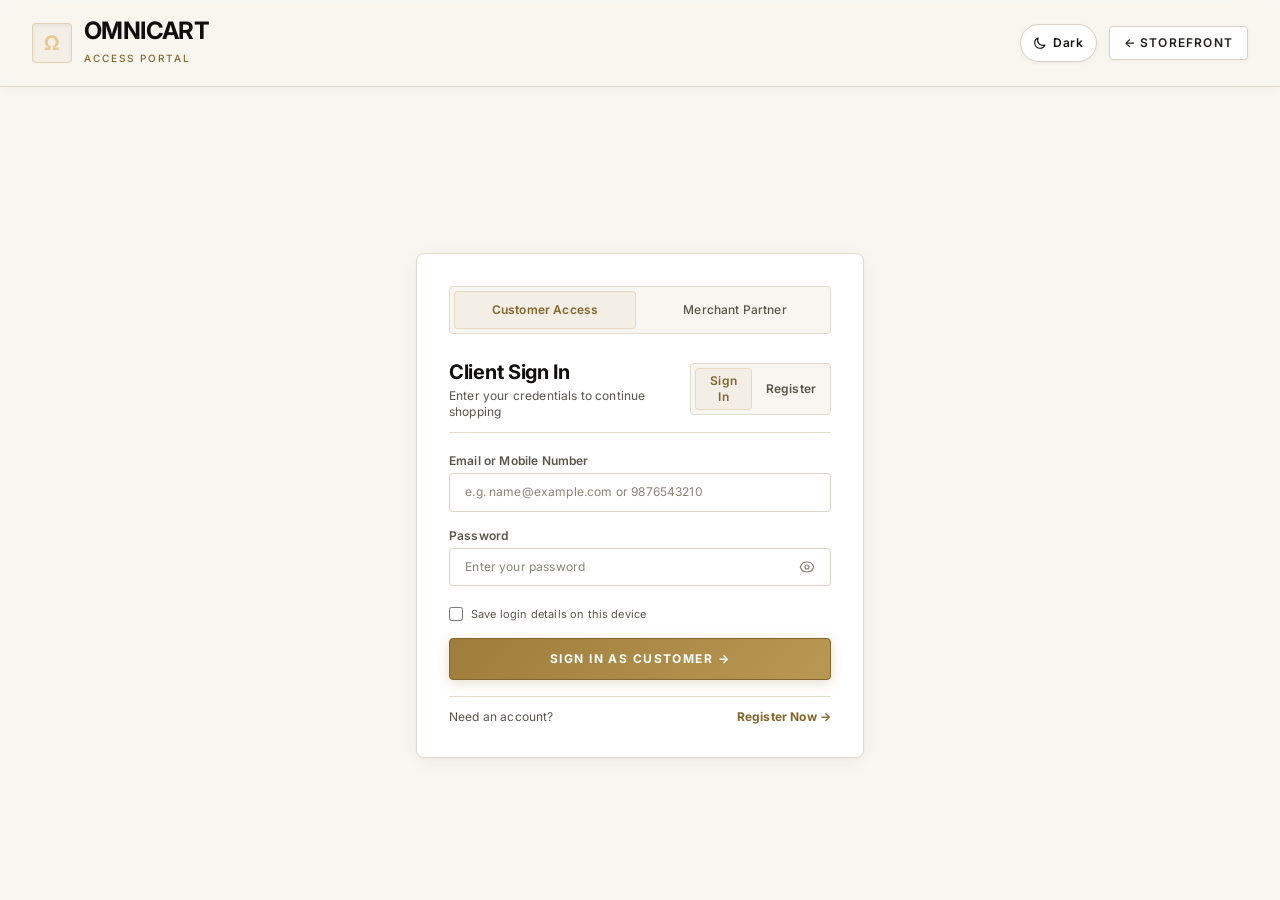
<file: omnicart-frontend/login.html>
<!DOCTYPE html>
<html lang="en">

<head>
  <meta charset="UTF-8">
  <meta name="viewport" content="width=device-width, initial-scale=1.0">
  <meta http-equiv="Cache-Control" content="no-cache, no-store, must-revalidate">
  <meta http-equiv="Pragma" content="no-cache">
  <meta http-equiv="Expires" content="0">
  <title>OmniCart - Identification & Access</title>

  <script src="js/tailwind.min.js?v=31.0"></script>

  <link rel="preconnect" href="https://fonts.googleapis.com">
  <link rel="preconnect" href="https://fonts.gstatic.com" crossorigin>
  <link href="https://fonts.googleapis.com/css2?family=Inter:wght@300;400;500;600;700;800&display=swap"
    rel="stylesheet">

  <link rel="stylesheet" href="css/styles.css?v=31.0">

  <script>
    tailwind.config = {
      darkMode: 'class',
      theme: {
        extend: {
          fontFamily: {
            sans: ['Inter', 'system-ui', '-apple-system', 'sans-serif'],
            serif: ['Inter', 'system-ui', '-apple-system', 'sans-serif'],
            display: ['Inter', 'system-ui', '-apple-system', 'sans-serif']
          }
        }
      }
    }
  </script>

  <script>
      (function () {
        var theme = localStorage.getItem('omnicart_theme') || 'light';
        document.documentElement.setAttribute('data-theme', theme);
        if (theme === 'light') {
          document.documentElement.classList.remove('dark', 'dark-theme');
          document.documentElement.classList.add('light-theme');
        } else {
          document.documentElement.classList.remove('light-theme');
          document.documentElement.classList.add('dark', 'dark-theme');
        }
      })();
  </script>
  <style>
    /* Suppress browser native password reveal icon in Edge/IE to prevent duplicate eye icons */
    input[type="password"]::-ms-reveal,
    input[type="password"]::-ms-clear,
    input::-ms-reveal,
    input::-ms-clear {
      display: none !important;
      width: 0 !important;
      height: 0 !important;
      visibility: hidden !important;
      pointer-events: none !important;
    }
  </style>
</head>

<body class="min-h-screen flex flex-col font-sans text-base">

  <div id="toast-container"
    class="fixed top-5 left-1/2 -translate-x-1/2 z-50 flex flex-col items-center gap-2 pointer-events-none w-auto max-w-md">
  </div>

  <header class="bg-[#0e0c0a]/95 backdrop-blur-md border-b border-[#2a2520]">
    <div class="max-w-7xl mx-auto px-4 sm:px-6 lg:px-8 py-4 flex items-center justify-between">
      <a href="index.html" class="flex items-center gap-3">
        <div
          class="w-10 h-10 rounded bg-[#1a1714] border border-[#c8a96e]/40 text-[#e8c98e] flex items-center justify-center font-serif font-bold text-xl shadow-inner">
          Ω
        </div>
        <div>
          <span class="text-2xl font-serif font-bold tracking-tight text-white block leading-tight">OMNICART</span>
          <span class="text-[10px] tracking-[0.2em] text-[#c8a96e] uppercase block font-medium">Access Portal</span>
        </div>
      </a>

      <div class="flex items-center gap-3">

        <button type="button" id="theme-toggle-btn" onclick="UIModule.toggleTheme()" class="theme-toggle-btn"
          title="Switch between Light and Dark mode">
          <svg class="w-4 h-4" fill="none" stroke="currentColor" stroke-width="1.5" viewBox="0 0 24 24">
            <circle cx="12" cy="12" r="5"></circle>
            <path
              d="M12 1v2M12 21v2M4.22 4.22l1.42 1.42M18.36 18.36l1.42 1.42M1 12h2M21 12h2M4.22 19.78l1.42-1.42M18.36 5.64l1.42-1.42">
            </path>
          </svg>
          <span class="hidden sm:inline font-semibold">Light</span>
        </button>

        <a href="index.html" class="btn-secondary py-2 px-3.5 text-xs font-semibold">
          ← Storefront
        </a>
      </div>
    </div>
  </header>

  <main class="flex-1 flex items-center justify-center px-4 py-12 sm:px-6 lg:px-8">
    <div class="w-full max-w-md space-y-6">

      <div id="redirect-context-banner"
        class="hidden p-4 rounded bg-[#161412] border border-[#c8a96e]/40 text-xs text-[#e8e2d9] flex items-center gap-3">
        <svg class="w-5 h-5 text-[#c8a96e]" fill="none" stroke="currentColor" stroke-width="1.5" viewBox="0 0 24 24">
          <rect x="3" y="11" width="18" height="11" rx="2" ry="2"></rect>
          <path d="M7 11V7a5 5 0 0 1 10 0v4"></path>
        </svg>
        <span id="redirect-context-text" class="leading-relaxed">Please authenticate to access your curated
          selection.</span>
      </div>

      <div class="clean-card p-6 sm:p-8 bg-[#131110] border border-[#2a2520] shadow-2xl">

        <div class="grid grid-cols-2 gap-2 p-1 rounded bg-[#0a0908] border border-[#2a2520] mb-6 text-xs font-semibold">
          <button id="tab-role-buyer" onclick="LoginPage.setRole('buyer')"
            class="py-2.5 rounded font-semibold transition-all bg-[#1a1714] text-[#c8a96e] border border-[#c8a96e]/30">
            Customer Access
          </button>
          <button id="tab-role-seller" onclick="LoginPage.setRole('seller')"
            class="py-2.5 rounded font-medium transition-all text-[#9a9188] hover:text-[#e8e2d9]">
            Merchant Partner
          </button>
        </div>

        <div class="flex items-center justify-between pb-3 mb-5 border-b border-[#2a2520] text-xs">
          <div>
            <h2 id="form-heading-title" class="text-xl font-serif font-bold text-white">Client Sign In</h2>
            <p id="form-heading-subtitle" class="text-xs text-[#9a9188] mt-0.5">Enter credentials to continue shopping
            </p>
          </div>
          <div class="flex items-center gap-1 bg-[#0a0908] p-1 rounded border border-[#2a2520]">
            <button id="mode-btn-login" onclick="LoginPage.setMode('login')"
              class="px-2.5 py-1 rounded text-xs font-semibold bg-[#1a1714] text-[#c8a96e] border border-[#c8a96e]/30">
              Sign In
            </button>
            <button id="mode-btn-register" onclick="LoginPage.setMode('register')"
              class="px-2.5 py-1 rounded text-xs font-semibold text-[#9a9188] hover:text-[#e8e2d9]">
              Register
            </button>
          </div>
        </div>

        <div id="login-form-container">

        </div>

      </div>

    </div>
  </main>

  <script src="js/data-store.js?v=31.0"></script>
  <script src="js/ui-module.js?v=31.0"></script>
  <script src="js/auth-module.js?v=31.0"></script>

  <script>
    const LoginPage = {
      role: 'buyer',
      mode: 'login',
      redirectUrl: 'index.html',

      init() {
        const params = new URLSearchParams(window.location.search);
        const reqRole = params.get('role');
        const reqRedirect = params.get('redirect');

        if (reqRole === 'seller') {
          this.role = 'seller';
        }

        if (reqRedirect) {
          this.redirectUrl = reqRedirect;
          this.showContextMessage(reqRedirect);
        }

        if (this.role === 'buyer' && DataStore.currentUser && DataStore.currentUserRole === 'buyer') {
          this.showLoggedInBanner('buyer', DataStore.currentUser.FirstName || 'Customer');
        } else if (this.role === 'seller' && DataStore.currentSeller && DataStore.currentUserRole === 'seller') {
          this.showLoggedInBanner('seller', DataStore.currentSeller.CompanyName || 'Merchant Partner');
        }

        this.render();
      },

      showLoggedInBanner(role, name) {
        const banner = document.getElementById('redirect-context-banner');
        const text = document.getElementById('redirect-context-text');
        if (!banner || !text) return;
        const target = role === 'seller' ? 'seller-dashboard.html' : 'index.html';
        text.innerHTML = `You are signed in as <strong>${UIModule.escapeHtml(name)}</strong>. Enter credentials below to switch accounts, or <a href="${target}" class="text-[#c8a96e] underline font-bold ml-1">continue to store →</a>`;
        banner.classList.remove('hidden');
      },

      clearInputs() {
        try {
          document.querySelectorAll('input[type="password"]').forEach(el => { el.value = ''; });
          const custRemember = document.getElementById('cust-remember');
          const custId = document.getElementById('cust-id');
          if (custId && (!custRemember || !custRemember.checked)) {
            custId.value = '';
          }
          const sellerRemember = document.getElementById('seller-remember');
          const sellerId = document.getElementById('seller-id');
          if (sellerId && (!sellerRemember || !sellerRemember.checked)) {
            sellerId.value = '';
          }
        } catch (_) { }
      },

      showContextMessage(redirect) {
        const banner = document.getElementById('redirect-context-banner');
        const text = document.getElementById('redirect-context-text');
        if (!banner || !text) return;

        const urlParams = new URLSearchParams(window.location.search);
        const reason = urlParams.get('reason');

        let msg = 'Please authenticate to access your account.';
        if (reason === 'cart') {
          msg = 'Please sign in to add items to your cart and complete checkout.';
        } else if (redirect.includes('cart.html')) {
          msg = 'Please sign in to access and manage your shopping bag.';
        } else if (redirect.includes('orders.html')) {
          msg = 'Please sign in to view your orders and track live 20-min fulfillment.';
        } else if (redirect.includes('saved-products.html')) {
          msg = 'Please sign in to access your Curated Wishlist.';
        } else if (redirect.includes('customer-profile.html')) {
          msg = 'Please sign in to access your client dossier and saved addresses.';
        } else if (redirect.includes('checkout.html')) {
          msg = 'Please sign in to select shipping destinations and finalize settlement.';
        } else if (redirect.includes('seller-dashboard.html')) {
          msg = 'Please sign in with merchant partner credentials to access the Seller Portal.';
        }

        text.innerText = msg;
        banner.classList.remove('hidden');
      },

      setRole(role) {
        this.role = role;
        this.render();
      },

      setMode(mode) {
        this.mode = mode;
        this.render();
      },

      render() {
        const buyerTab = document.getElementById('tab-role-buyer');
        const sellerTab = document.getElementById('tab-role-seller');
        const loginBtn = document.getElementById('mode-btn-login');
        const regBtn = document.getElementById('mode-btn-register');
        const title = document.getElementById('form-heading-title');
        const subtitle = document.getElementById('form-heading-subtitle');
        const container = document.getElementById('login-form-container');

        if (this.role === 'buyer') {
          buyerTab.className = 'py-2.5 rounded font-semibold transition-all bg-[#1a1714] text-[#c8a96e] border border-[#c8a96e]/30';
          sellerTab.className = 'py-2.5 rounded font-medium transition-all text-[#9a9188] hover:text-[#e8e2d9]';
        } else {
          sellerTab.className = 'py-2.5 rounded font-semibold transition-all bg-[#1a1714] text-[#c8a96e] border border-[#c8a96e]/30';
          buyerTab.className = 'py-2.5 rounded font-medium transition-all text-[#9a9188] hover:text-[#e8e2d9]';
        }

        if (this.mode === 'login') {
          loginBtn.className = 'px-2.5 py-1 rounded text-xs font-semibold bg-[#1a1714] text-[#c8a96e] border border-[#c8a96e]/30';
          regBtn.className = 'px-2.5 py-1 rounded text-xs font-semibold text-[#9a9188] hover:text-[#e8e2d9]';
          title.innerText = this.role === 'buyer' ? 'Client Sign In' : 'Merchant Partner Sign In';
          subtitle.innerText = this.role === 'buyer' ? 'Enter your credentials to continue shopping' : 'Sign in to manage warehouse inventory and live orders';
        } else {
          regBtn.className = 'px-2.5 py-1 rounded text-xs font-semibold bg-[#1a1714] text-[#c8a96e] border border-[#c8a96e]/30';
          loginBtn.className = 'px-2.5 py-1 rounded text-xs font-semibold text-[#9a9188] hover:text-[#e8e2d9]';
          title.innerText = this.role === 'buyer' ? 'Create Client Account' : 'Register Merchant Partner';
          subtitle.innerText = this.role === 'buyer' ? 'Fill details to create your OmniCart client profile' : 'Register your enterprise to sell products in INR (₹)';
        }

        if (this.role === 'buyer') {
          if (this.mode === 'login') {
            container.innerHTML = `
              <form onsubmit="LoginPage.submitCustomerLogin(event)" class="space-y-4 text-xs" autocomplete="off" autocorrect="off" autocapitalize="off">
                <div>
                  <label class="block font-semibold text-[#9a9188] mb-1">Email or Mobile Number</label>
                  <input
                    type="text"
                    id="cust-id"
                    required
                    autocomplete="off"
                    autocorrect="off"
                    autocapitalize="off"
                    spellcheck="false"
                    data-lpignore="true"
                    placeholder="e.g. name@example.com or 9876543210"
                    class="clean-input text-xs"
                  />
                </div>
                <div>
                  <label class="block font-semibold text-[#9a9188] mb-1">Password</label>
                  <input
                    type="password"
                    id="cust-pw"
                    required
                    autocomplete="new-password"
                    autocorrect="off"
                    autocapitalize="off"
                    spellcheck="false"
                    data-lpignore="true"
                    placeholder="Enter your password"
                    class="clean-input text-xs"
                  />
                </div>
                <div class="flex items-center justify-between pt-1">
                  <label class="flex items-center gap-2 text-[11px] text-[#9a9188] cursor-pointer select-none">
                    <input type="checkbox" id="cust-remember" class="accent-[#c8a96e] w-3.5 h-3.5 cursor-pointer" />
                    <span>Save login details on this device</span>
                  </label>
                </div>
                <button type="submit" class="btn-primary w-full py-3 text-xs justify-center font-bold cursor-pointer">
                  Sign In as Customer →
                </button>
              </form>
              <div class="mt-4 pt-3 border-t border-[#2a2520] flex items-center justify-between text-xs">
                <span class="text-[#9a9188]">Need an account?</span>
                <button type="button" onclick="LoginPage.setMode('register')" class="text-[#c8a96e] font-bold hover:underline cursor-pointer">Register Now →</button>
              </div>
            `;
          } else {
            container.innerHTML = `
              <form onsubmit="LoginPage.submitCustomerRegister(event)" class="space-y-3.5 text-xs">
                <div class="grid grid-cols-2 gap-2">
                  <div>
                    <label class="block font-semibold text-[#9a9188] mb-1">First Name</label>
                    <input type="text" id="reg-fname" required placeholder="First Name" class="clean-input text-xs" />
                  </div>
                  <div>
                    <label class="block font-semibold text-[#9a9188] mb-1">Last Name</label>
                    <input type="text" id="reg-lname" required placeholder="Last Name" class="clean-input text-xs" />
                  </div>
                </div>
                <div>
                  <label class="block font-semibold text-[#9a9188] mb-1">Email Address</label>
                  <input type="email" id="reg-email" required placeholder="name@domain.com" class="clean-input text-xs" />
                </div>
                <div>
                  <label class="block font-semibold text-[#9a9188] mb-1">Mobile Number</label>
                  <input type="tel" id="reg-phone" required placeholder="+91 98765 43210" class="clean-input text-xs" />
                </div>
                <div class="address-section-box space-y-2">
                  <div class="address-header">
                    <span class="address-title">Delivery Address</span>
                    <div class="flex items-center gap-1.5">
                      <span class="text-[11px] text-[#5a544b]">Type:</span>
                      <select id="reg-addr-type" class="clean-select text-xs py-1 px-2">
                        <option value="1">Home</option>
                        <option value="2">Work</option>
                        <option value="3">Other</option>
                      </select>
                    </div>
                  </div>
                  <div class="grid grid-cols-2 gap-2">
                    <div>
                      <label class="address-label">House / Flat No.</label>
                      <input type="text" id="reg-houseno" required placeholder="Flat 402, Cyber Heights" class="clean-input text-xs" />
                    </div>
                    <div>
                      <label class="address-label">Street / Street No.</label>
                      <input type="text" id="reg-street" required placeholder="100 Feet Ring Road" class="clean-input text-xs" />
                    </div>
                  </div>
                  <div class="grid grid-cols-3 gap-2">
                    <div>
                      <label class="address-label">City</label>
                      <input type="text" id="reg-city" required placeholder="e.g. Varanasi" class="clean-input text-xs" />
                    </div>
                    <div>
                      <label class="address-label">State</label>
                      <input type="text" id="reg-state" required placeholder="e.g. Uttar Pradesh" class="clean-input text-xs" />
                    </div>
                    <div>
                      <label class="address-label">PIN Code</label>
                      <input type="text" id="reg-pincode" required placeholder="221005" pattern="[0-9]{6}" title="6-digit PIN code" class="clean-input text-xs" />
                    </div>
                  </div>
                </div>
                <div>
                  <label class="block font-semibold text-[#9a9188] mb-1">Password</label>
                  <input type="password" id="reg-pw" required placeholder="Choose a secure password" class="clean-input text-xs" />
                </div>
                <button type="submit" class="btn-primary w-full py-3 text-xs justify-center font-bold">
                  Create Customer Account →
                </button>
              </form>
              <div class="mt-4 pt-3 border-t border-[#2a2520] flex items-center justify-between text-xs">
                <span class="text-[#9a9188]">Already have an account?</span>
                <button type="button" onclick="LoginPage.setMode('login')" class="text-[#c8a96e] font-bold hover:underline">Sign In →</button>
              </div>
            `;
          }
        } else {

          if (this.mode === 'login') {
            container.innerHTML = `
              <form onsubmit="LoginPage.submitSellerLogin(event)" class="space-y-4 text-xs" autocomplete="off" autocorrect="off" autocapitalize="off">
                <div>
                  <label class="block font-semibold text-[#9a9188] mb-1">Merchant Store Email or Phone</label>
                  <input
                    type="text"
                    id="seller-id"
                    required
                    autocomplete="off"
                    autocorrect="off"
                    autocapitalize="off"
                    spellcheck="false"
                    data-lpignore="true"
                    placeholder="e.g. seller@omnicart.com or +91 98765 43210"
                    class="clean-input text-xs"
                  />
                </div>
                <div>
                  <label class="block font-semibold text-[#9a9188] mb-1">Merchant Password</label>
                  <input
                    type="password"
                    id="seller-pw"
                    required
                    autocomplete="new-password"
                    autocorrect="off"
                    autocapitalize="off"
                    spellcheck="false"
                    data-lpignore="true"
                    placeholder="Enter password"
                    class="clean-input text-xs"
                  />
                </div>
                <div class="flex items-center justify-between pt-1">
                  <label class="flex items-center gap-2 text-[11px] text-[#9a9188] cursor-pointer select-none">
                    <input type="checkbox" id="seller-remember" class="accent-[#c8a96e] w-3.5 h-3.5 cursor-pointer" />
                    <span>Save login details on this device</span>
                  </label>
                </div>
                <button type="submit" class="btn-primary w-full py-3 text-xs justify-center font-bold cursor-pointer">
                  Sign In to Merchant Center →
                </button>
              </form>
              <div class="mt-4 pt-3 border-t border-[#2a2520] flex items-center justify-between text-xs">
                <span class="text-[#9a9188]">New merchant?</span>
                <button type="button" onclick="LoginPage.setMode('register')" class="text-[#c8a96e] font-bold hover:underline cursor-pointer">Register Store →</button>
              </div>
            `;
          } else {
            container.innerHTML = `
              <form onsubmit="LoginPage.submitSellerRegister(event)" class="space-y-3.5 text-xs">
                <div>
                  <label class="block font-semibold text-[#9a9188] mb-1">Store / Business Name</label>
                  <input type="text" id="seller-reg-name" required placeholder="e.g. Apex Hardware Pvt Ltd" class="clean-input text-xs" />
                </div>
                <div>
                  <label class="block font-semibold text-[#9a9188] mb-1">GSTIN Number (15 Digits)</label>
                  <input type="text" id="seller-reg-gstin" required placeholder="e.g. 29ABCDE1234F1Z5" class="clean-input text-xs uppercase" />
                </div>
                <div class="grid grid-cols-2 gap-2">
                  <div>
                    <label class="block font-semibold text-[#9a9188] mb-1">Business Email</label>
                    <input type="email" id="seller-reg-email" required placeholder="contact@store.in" class="clean-input text-xs" />
                  </div>
                  <div>
                    <label class="block font-semibold text-[#9a9188] mb-1">Contact Phone</label>
                    <input type="tel" id="seller-reg-phone" required placeholder="+91 800 555 1010" class="clean-input text-xs" />
                  </div>
                </div>
                <div class="grid grid-cols-2 gap-2">
                  <div>
                    <label class="block font-semibold text-[#9a9188] mb-1">City</label>
                    <input type="text" id="seller-reg-city" required placeholder="e.g. Bengaluru" class="clean-input text-xs" />
                  </div>
                  <div>
                    <label class="block font-semibold text-[#9a9188] mb-1">State</label>
                    <input type="text" id="seller-reg-state" required placeholder="e.g. Karnataka" class="clean-input text-xs" />
                  </div>
                </div>
                <div>
                  <label class="block font-semibold text-[#9a9188] mb-1">Password</label>
                  <input type="password" id="seller-reg-pw" required placeholder="Set merchant password" class="clean-input text-xs" />
                </div>
                <button type="submit" class="btn-primary w-full py-3 text-xs justify-center font-bold">
                  Register Merchant Store →
                </button>
              </form>
              <div class="mt-4 pt-3 border-t border-[#2a2520] flex items-center justify-between text-xs">
                <span class="text-[#9a9188]">Already registered?</span>
                <button type="button" onclick="LoginPage.setMode('login')" class="text-[#c8a96e] font-bold hover:underline">Merchant Sign In →</button>
              </div>
            `;
          }
        }

        if (window.UIModule && typeof window.UIModule.initPasswordToggles === 'function') {
          window.UIModule.initPasswordToggles(container);
        }
      },

      async submitCustomerLogin(e) {
        e.preventDefault();
        const form = e.target;
        const submitBtn = form.querySelector('button[type="submit"]');
        const idInput = document.getElementById('cust-id');
        const pwInput = document.getElementById('cust-pw');
        const remember = document.getElementById('cust-remember')?.checked || false;
        const id = idInput ? idInput.value.trim() : '';
        const pw = pwInput ? pwInput.value : '';

        if (window.UIModule && window.UIModule.setButtonLoading) {
          window.UIModule.setButtonLoading(submitBtn, true, 'Signing in...');
        }

        try {
          const result = await DataStore.loginCustomer(id, pw, remember);
          if (pwInput) pwInput.value = '';
          if (idInput) idInput.value = '';

          if (DataStore.currentUserRole === 'seller' || (result && result.isSeller)) {
            UIModule.showToast(`Signed in as Merchant: ${DataStore.currentSeller.CompanyName}`, 'success');
            setTimeout(() => {
              window.location.href = 'seller-dashboard.html';
            }, 500);
            return;
          }

          UIModule.showToast(`Signed in as ${result.FirstName || result.username || 'Customer'}`, 'success');

          setTimeout(() => {
            window.location.href = this.redirectUrl || 'index.html';
          }, 500);
        } catch (err) {
          if (pwInput) pwInput.value = '';
          UIModule.showToast(err.message || 'Invalid credentials. Please register first.', 'error');
        } finally {
          if (window.UIModule && window.UIModule.setButtonLoading) {
            window.UIModule.setButtonLoading(submitBtn, false);
          }
        }
      },

      async submitCustomerRegister(e) {
        e.preventDefault();
        const form = e.target;
        const submitBtn = form.querySelector('button[type="submit"]');
        const fname = document.getElementById('reg-fname').value.trim();
        const lname = document.getElementById('reg-lname').value.trim();
        const email = document.getElementById('reg-email').value.trim();
        const phone = document.getElementById('reg-phone').value.trim();
        const addrTypeEl = document.getElementById('reg-addr-type');
        const addressTypeId = addrTypeEl ? parseInt(addrTypeEl.value, 10) : 1;
        const addressTypeName = addrTypeEl ? addrTypeEl.options[addrTypeEl.selectedIndex].text : 'Home';
        const houseNumber = document.getElementById('reg-houseno').value.trim();
        const street = document.getElementById('reg-street').value.trim();
        const city = document.getElementById('reg-city').value.trim();
        const state = document.getElementById('reg-state')?.value.trim() || '';
        const pincode = document.getElementById('reg-pincode').value.trim();
        const pw = document.getElementById('reg-pw').value;

        if (window.UIModule && window.UIModule.setButtonLoading) {
          window.UIModule.setButtonLoading(submitBtn, true, 'Creating account...');
        }

        try {
          const customer = await DataStore.registerCustomer({
            firstName: fname,
            lastName: lname,
            email: email,
            phone: phone,
            password: pw,
            address: {
              addressTypeId: addressTypeId,
              addressType: addressTypeName,
              type: addressTypeName,
              houseNumber: houseNumber,
              street: street,
              city: city,
              state: state,
              pincode: pincode
            }
          });

          UIModule.showToast(`Account created! Welcome, ${customer.FirstName}`, 'success');

          setTimeout(() => {
            window.location.href = this.redirectUrl || 'index.html';
          }, 500);
        } catch (err) {
          UIModule.showToast(err.message || 'Registration failed. Please try again.', 'error');
        } finally {
          if (window.UIModule && window.UIModule.setButtonLoading) {
            window.UIModule.setButtonLoading(submitBtn, false);
          }
        }
      },

      async submitSellerLogin(e) {
        e.preventDefault();
        const form = e.target;
        const submitBtn = form.querySelector('button[type="submit"]');
        const idInput = document.getElementById('seller-id');
        const pwInput = document.getElementById('seller-pw');
        const remember = document.getElementById('seller-remember')?.checked || false;
        const id = idInput ? idInput.value.trim() : '';
        const pw = pwInput ? pwInput.value : '';

        if (window.UIModule && window.UIModule.setButtonLoading) {
          window.UIModule.setButtonLoading(submitBtn, true, 'Signing in...');
        }

        try {
          const seller = await DataStore.loginSeller(id, pw, remember);
          if (pwInput) pwInput.value = '';
          if (idInput) idInput.value = '';

          UIModule.showToast(`Authenticated Merchant: ${seller.CompanyName}`, 'success');

          setTimeout(() => {
            window.location.href = 'seller-dashboard.html';
          }, 500);
        } catch (err) {
          if (pwInput) pwInput.value = '';
          UIModule.showToast(err.message || 'Invalid merchant credentials.', 'error');
        } finally {
          if (window.UIModule && window.UIModule.setButtonLoading) {
            window.UIModule.setButtonLoading(submitBtn, false);
          }
        }
      },

      async submitSellerRegister(e) {
        e.preventDefault();
        const form = e.target;
        const submitBtn = form.querySelector('button[type="submit"]');
        const name = document.getElementById('seller-reg-name').value.trim();
        const gstin = document.getElementById('seller-reg-gstin').value.trim();
        const email = document.getElementById('seller-reg-email').value.trim();
        const phone = document.getElementById('seller-reg-phone').value.trim();
        const city = document.getElementById('seller-reg-city').value.trim();
        const state = document.getElementById('seller-reg-state').value.trim();
        const pw = document.getElementById('seller-reg-pw').value;

        if (window.UIModule && window.UIModule.setButtonLoading) {
          window.UIModule.setButtonLoading(submitBtn, true, 'Registering store...');
        }

        try {
          const seller = await DataStore.registerSeller({
            companyName: name,
            gstin: gstin,
            email: email,
            phone: phone,
            city: city,
            state: state,
            password: pw
          });

          UIModule.showToast(`Store Registered: ${seller.CompanyName}`, 'success');

          setTimeout(() => {
            window.location.href = this.redirectUrl !== 'index.html' ? this.redirectUrl : 'seller-dashboard.html';
          }, 500);
        } catch (err) {
          UIModule.showToast(err.message || 'Store registration failed.', 'error');
        } finally {
          if (window.UIModule && window.UIModule.setButtonLoading) {
            window.UIModule.setButtonLoading(submitBtn, false);
          }
        }
      }
    };

    window.addEventListener('DOMContentLoaded', () => {
      LoginPage.init();
    });

    window.addEventListener('pageshow', (event) => {
      LoginPage.clearInputs();
    });
  </script>
</body>

</html>
</file>
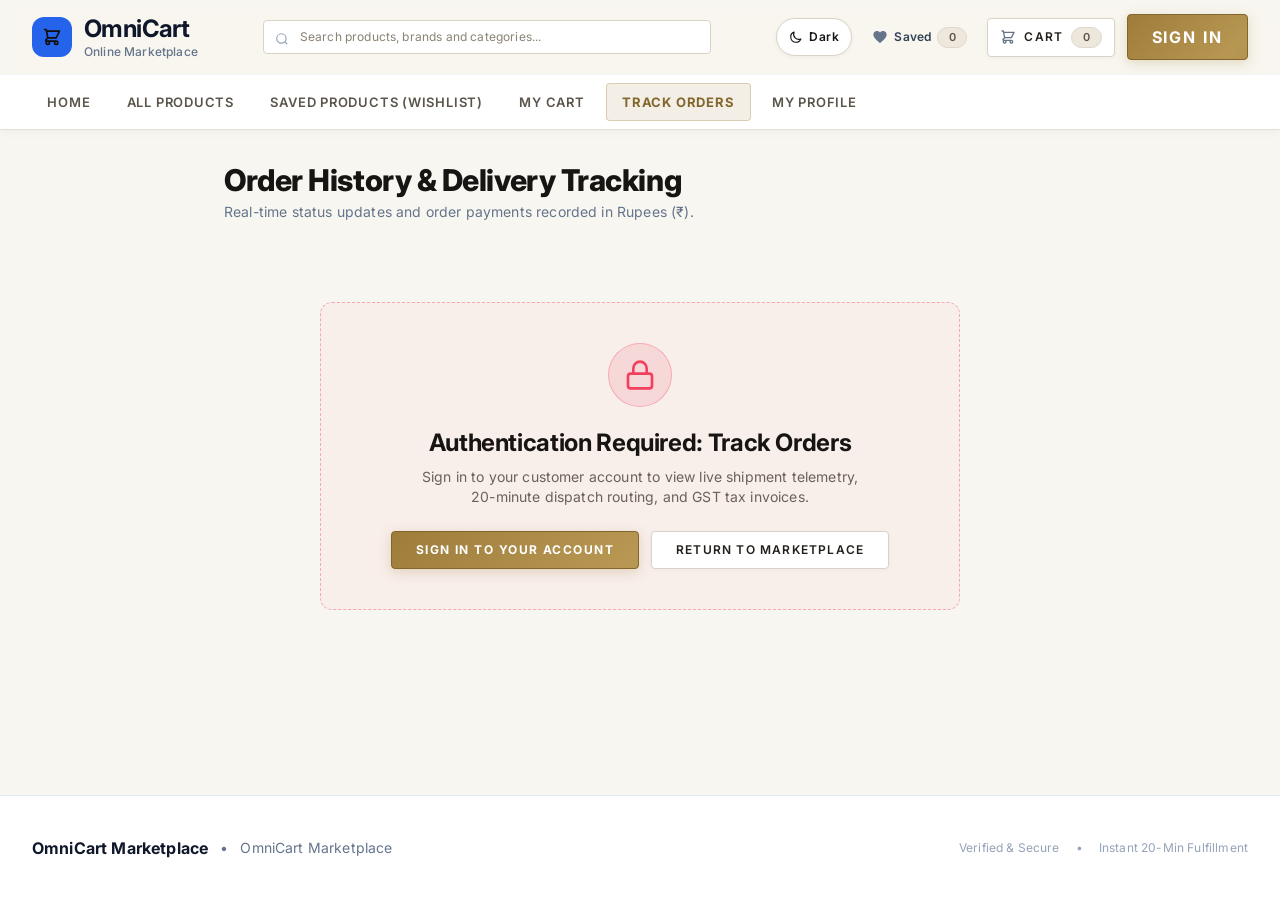
<file: omnicart-frontend/orders.html>
<!DOCTYPE html>
<html lang="en">
<head>
  <script>
    (function () {
      try {
        var theme = localStorage.getItem('omnicart_theme') || 'light';
        document.documentElement.setAttribute('data-theme', theme);
        if (theme === 'dark') {
          document.documentElement.classList.add('dark', 'dark-theme');
          document.documentElement.classList.remove('light-theme');
        } else {
          document.documentElement.classList.remove('dark', 'dark-theme');
          document.documentElement.classList.add('light-theme');
        }
      } catch (e) {}
    })();
  </script>

  <meta charset="UTF-8">
  <meta name="viewport" content="width=device-width, initial-scale=1.0">
  <meta http-equiv="Cache-Control" content="no-cache, no-store, must-revalidate">
  <meta http-equiv="Pragma" content="no-cache">
  <meta http-equiv="Expires" content="0">
  <title>OmniCart — Order Tracking & Delivery Status</title>

  <!-- Local Tailwind CSS -->
  <script src="js/tailwind.min.js?v=31.0"></script>

  <!-- Google Fonts -->
  <link rel="preconnect" href="https://fonts.googleapis.com">
  <link rel="preconnect" href="https://fonts.gstatic.com" crossorigin>
  <link href="https://fonts.googleapis.com/css2?family=Inter:wght@300;400;500;600;700;800&display=swap" rel="stylesheet">

  <!-- Custom Clean Styles -->
  <link rel="stylesheet" href="css/styles.css?v=31.0">

  <!-- Local html2pdf.js?v=31.0 for client-side PDF export -->
  <script src="js/html2pdf.bundle.min.js?v=31.0" defer></script>

  <script>
    tailwind.config = {
      darkMode: 'class',
      theme: {
        extend: {
          fontFamily: {
            sans: ['Inter', 'sans-serif'],
          }
        }
      }
    }
  </script>
  <style>
    /* Suppress browser native password reveal icon in Edge/IE to prevent duplicate eye icons */
    input[type="password"]::-ms-reveal,
    input[type="password"]::-ms-clear,
    input::-ms-reveal,
    input::-ms-clear {
      display: none !important;
      width: 0 !important;
      height: 0 !important;
      visibility: hidden !important;
      pointer-events: none !important;
    }
  </style>
</head>
<body class="min-h-screen flex flex-col font-sans text-base">

  <!-- Toast Notification Container -->
  <div id="toast-container" class="fixed top-5 right-5 z-50 flex flex-col gap-2.5 pointer-events-none max-w-sm w-full"></div>

  <!-- MAIN NAVIGATION HEADER -->
  <header class="bg-white border-b border-slate-200 sticky top-0 z-40">
    <div class="max-w-7xl mx-auto px-4 sm:px-6 lg:px-8 py-3.5 flex items-center justify-between gap-4">
      
      <!-- Brand Logo -->
      <a href="index.html" class="flex items-center gap-3 shrink-0">
        <div class="w-10 h-10 rounded-xl bg-blue-600 text-white flex items-center justify-center font-bold text-xl shadow-xs">
          <svg class="w-5 h-5 text-white" fill="none" stroke="currentColor" stroke-width="2" viewBox="0 0 24 24"><path stroke-linecap="round" stroke-linejoin="round" d="M3 3h2l.4 2M7 13h10l4-8H5.4M7 13L5.4 5M7 13l-2.293 2.293c-.63.63-.184 1.707.707 1.707H17m0 0a2 2 0 100 4 2 2 0 000-4zm-8 2a2 2 0 11-4 0 2 2 0 014 0z"/></svg>
        </div>
        <div>
          <span class="text-2xl font-bold tracking-tight text-slate-900 block leading-tight">OmniCart</span>
          <span class="text-xs text-slate-500 font-medium block">Online Marketplace</span>
        </div>
      </a>

      <!-- Global Search -->
      <div class="flex-1 max-w-md hidden md:block">
        <div class="relative">
          <input
            type="text"
            placeholder="Search products, brands and categories..."
            class="clean-input py-2 pl-9 text-xs global-search-input"
          />
          <span class="absolute left-3 top-2.5 text-slate-400 text-xs"><svg class="w-3.5 h-3.5 text-slate-400 inline" fill="none" stroke="currentColor" stroke-width="2" viewBox="0 0 24 24"><circle cx="11" cy="11" r="8"></circle><line x1="21" y1="21" x2="16.65" y2="16.65"></line></svg></span>
        </div>
      </div>

      <!-- Right Header Actions -->
      <div id="header-right-actions" class="flex items-center gap-3 shrink-0">
        <button type="button" class="theme-toggle-btn" onclick="UIModule.toggleTheme()" title="Switch Theme">
          <svg class="w-4 h-4" fill="none" stroke="currentColor" stroke-width="1.5" viewBox="0 0 24 24"><circle cx="12" cy="12" r="5"></circle><path d="M12 1v2M12 21v2M4.22 4.22l1.42 1.42M18.36 18.36l1.42 1.42M1 12h2M21 12h2M4.22 19.78l1.42-1.42M18.36 5.64l1.42-1.42"></path></svg>
          <span class="hidden sm:inline font-semibold">Theme</span>
        </button>
        <!-- Saved Products Link (Guarded) -->
        <a
          href="saved-products.html"
          onclick="return AuthModule.guardUserClick('saved-products.html', event)"
          class="flex items-center gap-1.5 p-2 rounded-lg text-slate-700 hover:bg-slate-100 text-xs font-semibold"
        >
          <span><svg class="w-4 h-4 text-slate-500 fill-current inline" viewBox="0 0 24 24"><path d="M12 21.35l-1.45-1.32C5.4 15.36 2 12.28 2 8.5 2 5.42 4.42 3 7.5 3c1.74 0 3.41.81 4.5 2.09C13.09 3.81 14.76 3 16.5 3 19.58 3 22 5.42 22 8.5c0 3.78-3.4 6.86-8.55 11.54L12 21.35z"/></svg></span>
          <span class="hidden sm:inline">Saved</span>
          <span id="header-saved-badge" class="badge badge-blue text-[11px] saved-count-badge">0</span>
        </a>

        <!-- Cart Quick View Button (Guarded) -->
        <a
          href="cart.html"
          onclick="return AuthModule.guardUserClick('cart.html', event)"
          class="btn-secondary py-2 px-3 text-xs font-semibold flex items-center gap-2"
        >
          <span><svg class="w-4 h-4 text-slate-500 inline" fill="none" stroke="currentColor" stroke-width="2" viewBox="0 0 24 24"><path stroke-linecap="round" stroke-linejoin="round" d="M3 3h2l.4 2M7 13h10l4-8H5.4M7 13L5.4 5M7 13l-2.293 2.293c-.63.63-.184 1.707.707 1.707H17m0 0a2 2 0 100 4 2 2 0 000-4zm-8 2a2 2 0 11-4 0 2 2 0 014 0z"/></svg></span>
          <span class="hidden sm:inline">Cart</span>
          <span id="header-cart-badge" class="badge badge-blue text-[11px]">0</span>
        </a>

        <!-- Auth State: Guest (Sign In) vs Authenticated -->
        <div id="header-guest-auth">
          <a href="login.html?redirect=orders.html" class="btn-primary py-2.5 px-6 text-sm sm:text-base font-bold shadow-sm hover:shadow transition-all">
            Sign In
          </a>
        </div>

        <div id="header-user-auth" class="hidden relative">
          <button onclick="AuthModule.toggleAuthDropdown()" class="flex items-center gap-2.5 p-1.5 pr-3 rounded-full border border-slate-200 bg-white hover:border-slate-300 transition-colors">
            <div class="w-7 h-7 rounded-full bg-blue-100 text-blue-700 flex items-center justify-center font-bold text-xs"><svg class="w-4 h-4 text-blue-600 inline" fill="none" stroke="currentColor" stroke-width="2" viewBox="0 0 24 24"><path stroke-linecap="round" stroke-linejoin="round" d="M16 7a4 4 0 11-8 0 4 4 0 018 0zM12 14a7 7 0 00-7 7h14a7 7 0 00-7-7z"/></svg></div>
            <span id="header-user-name" class="text-xs font-bold text-slate-800 max-w-[120px] truncate">My Account</span>
            <span class="text-[10px] text-slate-400"><svg class="w-2.5 h-2.5 text-slate-400 inline" fill="none" stroke="currentColor" stroke-width="2" viewBox="0 0 24 24"><path stroke-linecap="round" stroke-linejoin="round" d="M19 9l-7 7-7-7"/></svg></span>
          </button>
          
          <div id="auth-dropdown-menu" class="hidden absolute right-0 mt-2 w-60 rounded-xl bg-white border border-slate-200 shadow-xl p-2 z-50 text-sm">
            <div id="auth-dropdown-items"></div>
          </div>
        </div>
      </div>
    </div>

    <!-- Secondary Nav Bar -->
    <div class="border-t border-slate-100 bg-white">
      <div class="max-w-7xl mx-auto px-4 sm:px-6 lg:px-8 flex items-center justify-between text-sm py-2 overflow-x-auto no-scrollbar">
        <div class="flex items-center gap-1.5">
          <a href="index.html" class="nav-tab">Home</a>
          <a href="products.html" class="nav-tab">All Products</a>
          <a href="saved-products.html" onclick="return AuthModule.guardUserClick('saved-products.html', event)" class="nav-tab">Saved Products (Wishlist)</a>
          <a href="cart.html" onclick="return AuthModule.guardUserClick('cart.html', event)" class="nav-tab">My Cart</a>
          <a href="orders.html" class="nav-tab active">Track Orders</a>
          <a href="customer-profile.html" onclick="return AuthModule.guardUserClick('customer-profile.html', event)" class="nav-tab">My Profile</a>
        </div>
        
      </div>
    </div>
  </header>

  <!-- MAIN ORDERS CONTAINER -->
  <main class="max-w-4xl mx-auto px-4 sm:px-6 lg:px-8 py-8 flex-1 w-full space-y-6">
    
    <div>
      <h1 class="text-3xl font-extrabold text-slate-900">Order History & Delivery Tracking</h1>
      <p class="text-sm text-slate-500 mt-1">Real-time status updates and order payments recorded in Rupees (₹).</p>
    </div>

    <!-- Orders List Container -->
    <div id="orders-list-container">
      <!-- Populated dynamically via OrdersModule -->
    </div>

  </main>

  <!-- CLEAN FOOTER -->
  <footer class="bg-white border-t border-slate-200 mt-16 py-10 text-sm text-slate-500">
    <div class="max-w-7xl mx-auto px-4 sm:px-6 lg:px-8 flex flex-col sm:flex-row items-center justify-between gap-4">
      <div id="header-right-actions" class="flex items-center gap-3 shrink-0">
        <span class="font-bold text-slate-900 text-base">OmniCart Marketplace</span>
        <span>•</span>
        <span>OmniCart Marketplace</span>
      </div>
      <div class="flex items-center gap-4 text-xs text-slate-400">
        <span>Verified & Secure</span>
        <span>•</span>
        <span>Instant 20-Min Fulfillment</span>
        </div>
    </div>
  </footer>
  <!-- AUTHENTICATION MODAL -->
  <div id="auth-modal" class="hidden fixed inset-0 z-50 flex items-center justify-center bg-slate-900/50 backdrop-blur-xs p-4">
    <div class="clean-card w-full max-w-md p-6 bg-white shadow-2xl relative">
      <button onclick="AuthModule.closeAuthModal()" class="absolute top-4 right-4 text-slate-400 hover:text-slate-600 text-lg font-bold">✕</button>
      
      <div class="grid grid-cols-2 gap-2 p-1 rounded-xl bg-slate-100 mb-5 text-xs">
        <button id="modal-tab-buyer" onclick="AuthModule.setModalTab('buyer')" class="py-2.5 rounded-lg font-semibold transition-all bg-white text-blue-700 shadow-xs border border-slate-200">Customer Access</button>
        <button id="modal-tab-seller" onclick="AuthModule.setModalTab('seller')" class="py-2.5 rounded-lg font-medium transition-all text-slate-600 hover:text-slate-900">Seller Portal</button>
      </div>

      <div id="auth-modal-form-container"></div>
    </div>
  </div>

  <!-- JAVASCRIPT MODULES -->
  <script src="js/data-store.js?v=31.0"></script>
  <script src="js/ui-module.js?v=31.0"></script>
  <script src="js/auth-module.js?v=31.0"></script>
  <script src="js/visual-search-module.js?v=31.0"></script>
  <script src="js/orders-module.js?v=31.0"></script>
  <script src="js/app.js?v=31.0"></script>
  <script>
    window.addEventListener('DOMContentLoaded', () => {
      OrdersModule.init();
    });
  </script>
</body>
</html>
</file>
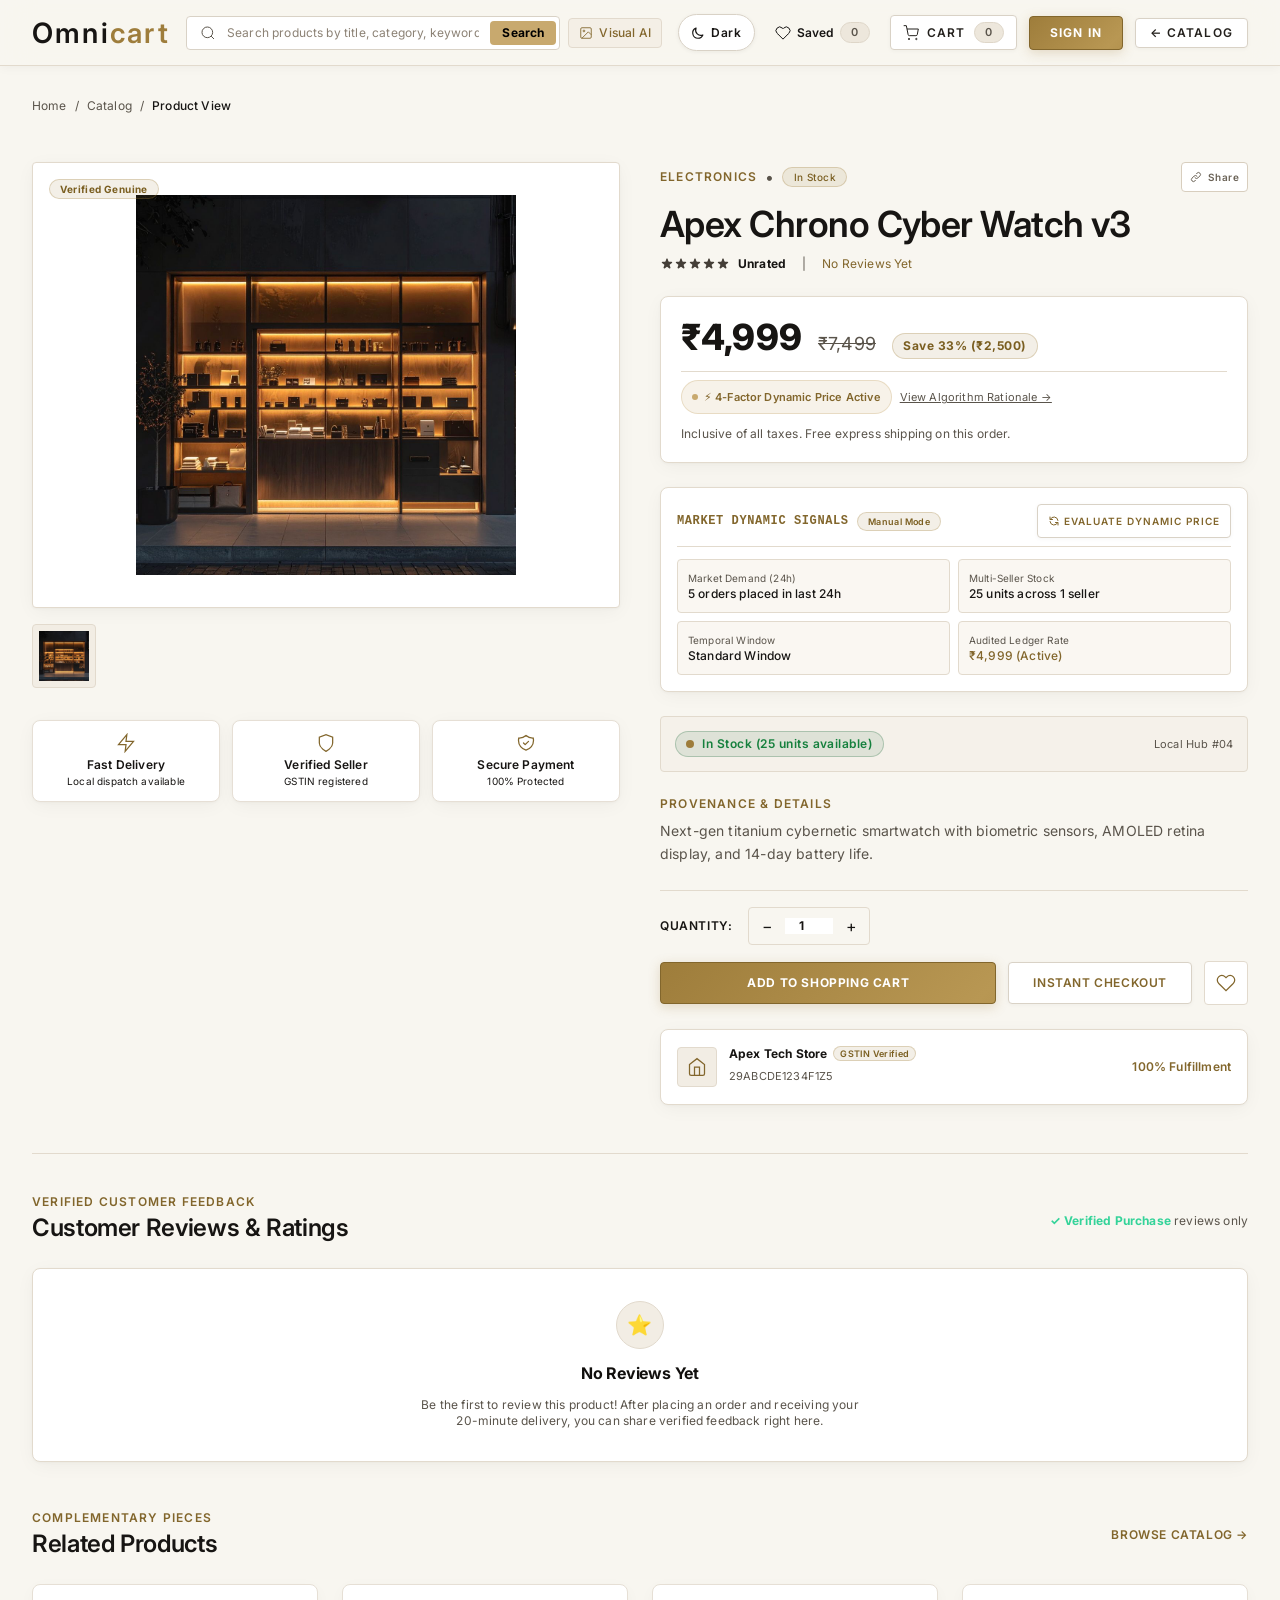
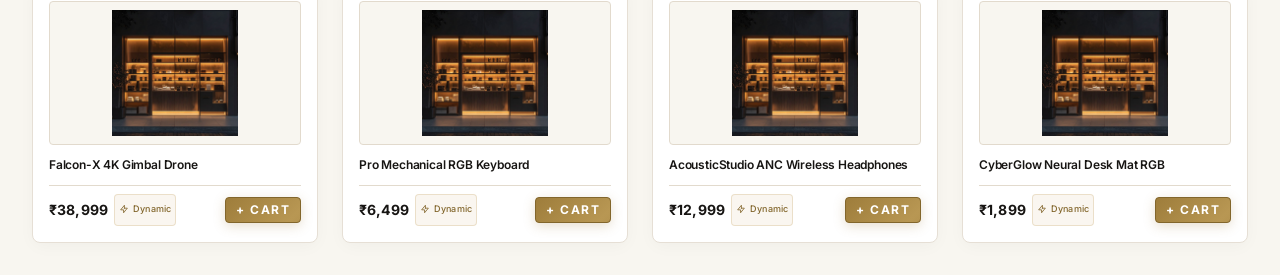
<file: omnicart-frontend/product-detail.html>
<!DOCTYPE html>
<html lang="en">

<head>
  <meta charset="UTF-8">
  <meta name="viewport" content="width=device-width, initial-scale=1.0">
  <title>OmniCart - Product Details</title>

  <script src="js/tailwind.min.js?v=31.0"></script>

  <link rel="preconnect" href="https://fonts.googleapis.com">
  <link rel="preconnect" href="https://fonts.gstatic.com" crossorigin>
  <link href="https://fonts.googleapis.com/css2?family=Inter:wght@300;400;500;600;700;800&display=swap"
    rel="stylesheet">

  <link rel="shortcut icon" href="images/favicon.ico">

  <link rel="stylesheet" href="css/styles.css?v=31.0">

  <script>
    tailwind.config = {
      darkMode: 'class',
      theme: {
        extend: {
          fontFamily: {
            sans: ['Inter', 'system-ui', '-apple-system', 'sans-serif'],
            serif: ['Inter', 'system-ui', '-apple-system', 'sans-serif'],
            display: ['Inter', 'system-ui', '-apple-system', 'sans-serif']
          }
        }
      }
    }
  </script>

  <script>
      (function () {
        var theme = localStorage.getItem('omnicart_theme') || 'light';
        document.documentElement.setAttribute('data-theme', theme);
        if (theme === 'light') {
          document.documentElement.classList.remove('dark', 'dark-theme');
          document.documentElement.classList.add('light-theme');
        } else {
          document.documentElement.classList.remove('light-theme');
          document.documentElement.classList.add('dark', 'dark-theme');
        }
      })();
  </script>
  <style>
    /* Suppress browser native password reveal icon in Edge/IE to prevent duplicate eye icons */
    input[type="password"]::-ms-reveal,
    input[type="password"]::-ms-clear,
    input::-ms-reveal,
    input::-ms-clear {
      display: none !important;
      width: 0 !important;
      height: 0 !important;
      visibility: hidden !important;
      pointer-events: none !important;
    }
  </style>
</head>

<body class="min-h-screen flex flex-col font-sans text-base">

  <div id="toast-container"
    class="fixed top-5 left-1/2 -translate-x-1/2 z-50 flex flex-col items-center gap-2 pointer-events-none w-auto max-w-md">
  </div>

  <header class="bg-[#0a0908]/90 backdrop-blur-md border-b border-[#2a2520] sticky top-0 z-40">
    <div class="max-w-7xl mx-auto px-4 sm:px-6 lg:px-8 py-3.5 flex items-center justify-between gap-4">

      <a href="index.html" class="nav-logo">
        Omni<span>cart</span>
      </a>

      <div class="flex-1 max-w-xl relative hidden sm:block">
        <div class="relative flex items-center gap-2">
          <div class="relative flex-1 flex items-center">
            <svg class="w-4 h-4 text-[#9a9188] absolute left-3.5 pointer-events-none" fill="none" stroke="currentColor"
              stroke-width="1.5" viewBox="0 0 24 24">
              <circle cx="11" cy="11" r="8"></circle>
              <line x1="21" y1="21" x2="16.65" y2="16.65"></line>
            </svg>
            <input type="text" placeholder="Search products by title, category, keywords..."
              class="global-search-input clean-input pl-10 pr-20 py-2 text-xs w-full" />
            <button type="button"
              onclick="const val = this.parentElement.querySelector('input').value.trim(); if(val) window.location.href='products.html?search='+encodeURIComponent(val);"
              class="absolute right-1 px-3 py-1 text-xs rounded bg-[#c8a96e] hover:bg-[#b89355] text-black font-bold transition-colors cursor-pointer shadow-xs">
              Search
            </button>
          </div>
          <button onclick="VisualSearchModule.openModal('upload')"
            class="px-2.5 py-1.5 text-xs rounded bg-[#1a1714] hover:bg-[#25211d] text-[#c8a96e] border border-[#2a2520] font-medium transition-colors flex items-center gap-1.5 cursor-pointer shrink-0"
            title="Search by image or photo">
            <svg class="w-3.5 h-3.5" fill="none" stroke="currentColor" stroke-width="1.5" viewBox="0 0 24 24">
              <rect x="3" y="3" width="18" height="18" rx="2"></rect>
              <circle cx="8.5" cy="8.5" r="1.5"></circle>
              <path d="m21 15-5-5L5 21"></path>
            </svg>
            <span>Visual AI</span>
          </button>
        </div>
      </div>

      <div class="flex items-center gap-3 shrink-0">

        <button type="button" id="theme-toggle-btn" onclick="UIModule.toggleTheme()" class="theme-toggle-btn"
          title="Switch between Light and Dark mode">
          <svg class="w-4 h-4" fill="none" stroke="currentColor" stroke-width="1.5" viewBox="0 0 24 24">
            <circle cx="12" cy="12" r="5"></circle>
            <path
              d="M12 1v2M12 21v2M4.22 4.22l1.42 1.42M18.36 18.36l1.42 1.42M1 12h2M21 12h2M4.22 19.78l1.42-1.42M18.36 5.64l1.42-1.42">
            </path>
          </svg>
          <span class="hidden sm:inline font-semibold">Light</span>
        </button>

        <a href="saved-products.html" onclick="return AuthModule.guardUserClick('saved-products.html', event)"
          class="flex items-center gap-1.5 p-2 rounded text-[#e8e2d9] hover:text-[#c8a96e] hover:bg-[#161412] text-xs font-semibold transition-colors">
          <svg class="w-4 h-4" fill="none" stroke="currentColor" stroke-width="1.5" viewBox="0 0 24 24">
            <path
              d="M20.84 4.61a5.5 5.5 0 0 0-7.78 0L12 5.67l-1.06-1.06a5.5 5.5 0 0 0-7.78 7.78l1.06 1.06L12 21.23l7.78-7.78 1.06-1.06a5.5 5.5 0 0 0 0-7.78z">
            </path>
          </svg>
          <span class="hidden sm:inline">Saved</span>
          <span id="header-saved-badge" class="badge badge-gold text-[10px] saved-count-badge">0</span>
        </a>

        <a href="cart.html" onclick="return AuthModule.guardUserClick('cart.html', event)"
          class="btn-secondary py-1.5 px-3 text-xs font-semibold flex items-center gap-2">
          <svg class="w-4 h-4" fill="none" stroke="currentColor" stroke-width="1.5" viewBox="0 0 24 24">
            <circle cx="9" cy="21" r="1"></circle>
            <circle cx="20" cy="21" r="1"></circle>
            <path d="M1 1h4l2.68 13.39a2 2 0 0 0 2 1.61h9.72a2 2 0 0 0 2-1.61L23 6H6"></path>
          </svg>
          <span class="hidden sm:inline">Cart</span>
          <span id="header-cart-badge" class="badge badge-gold text-[10px]">0</span>
        </a>

        <div id="header-guest-auth" class="flex items-center gap-2">
          <a href="login.html" class="btn-primary py-2 px-5 text-xs font-bold tracking-widest uppercase">
            Sign In
          </a>
        </div>

        <div id="header-user-auth" class="relative hidden">
          <button onclick="AuthModule.toggleAuthDropdown()"
            class="flex items-center gap-2 px-3.5 py-1.5 rounded border border-[#2a2520] hover:border-[#c8a96e] bg-[#131110] text-xs font-semibold text-[#e8e2d9] transition-colors cursor-pointer">
            <div class="w-2 h-2 rounded-full bg-[#c8a96e]"></div>
            <span id="header-user-name">My Account</span>
            <svg class="w-3.5 h-3.5 text-[#9a9188]" fill="none" stroke="currentColor" stroke-width="2"
              viewBox="0 0 24 24">
              <path stroke-linecap="round" stroke-linejoin="round" d="M19 9l-7 7-7-7" />
            </svg>
          </button>
          <div id="auth-dropdown-menu"
            class="hidden absolute right-0 mt-2 w-64 rounded bg-[#131110] border border-[#2a2520] shadow-2xl p-1 z-50 text-xs">
            <div id="auth-dropdown-items"></div>
          </div>
        </div>

        <a href="products.html" class="btn-secondary py-1.5 px-3.5 text-xs font-semibold">
          ← Catalog
        </a>
      </div>
    </div>
  </header>

  <main class="max-w-7xl mx-auto px-4 sm:px-6 lg:px-8 py-8 flex-1 w-full space-y-12">

    <nav class="flex items-center gap-2 text-xs text-[#9a9188]">
      <a href="index.html" class="hover:text-[#c8a96e]">Home</a>
      <span>/</span>
      <a href="products.html" class="hover:text-[#c8a96e]">Catalog</a>
      <span>/</span>
      <span class="text-[#e8e2d9] font-medium truncate max-w-xs" id="detail-breadcrumb-title">Product View</span>
    </nav>

    <div class="grid grid-cols-1 lg:grid-cols-12 gap-10 items-start">

      <div class="lg:col-span-6 space-y-4">

        <div
          class="clean-card p-6 sm:p-8 flex items-center justify-center bg-[#0a0908] border border-[#2a2520] rounded relative group min-h-[380px] sm:min-h-[440px]">
          <img id="detail-main-img" src="images/f7369fc9-8a6a-40cb-9090-f8be441e1bfb.jpg"
            onerror="this.onerror=null; this.src='images/f7369fc9-8a6a-40cb-9090-f8be441e1bfb.jpg';"
            alt="Product Preview"
            class="max-h-[380px] w-full object-contain transition-transform duration-400 group-hover:scale-105" />
          <span class="absolute top-4 left-4 badge badge-gold text-[10px] font-bold">
            Verified Genuine
          </span>
        </div>

        <div class="flex items-center gap-3 overflow-x-auto pb-2" id="detail-thumbs-container">

        </div>

        <div class="grid grid-cols-3 gap-3 pt-2 text-center text-xs text-[#9a9188]">
          <div class="clean-card p-3">
            <svg class="w-5 h-5 mx-auto mb-1 text-[#c8a96e]" fill="none" stroke="currentColor" stroke-width="1.5"
              viewBox="0 0 24 24">
              <path d="M13 2L3 14h9l-1 8 10-12h-9l1-8z"></path>
            </svg>
            <span class="font-semibold text-[#e8e2d9] block">Fast Delivery</span>
            <span class="text-[10px]">Local dispatch available</span>
          </div>
          <div class="clean-card p-3">
            <svg class="w-5 h-5 mx-auto mb-1 text-[#c8a96e]" fill="none" stroke="currentColor" stroke-width="1.5"
              viewBox="0 0 24 24">
              <path d="M12 22s8-4 8-10V5l-8-3-8 3v7c0 6 8 10 8 10z"></path>
            </svg>
            <span class="font-semibold text-[#e8e2d9] block">Verified Seller</span>
            <span class="text-[10px]">GSTIN registered</span>
          </div>
          <div class="clean-card p-3">
            <svg class="w-5 h-5 mx-auto mb-1 text-[#c8a96e]" fill="none" stroke="currentColor" stroke-width="1.5"
              viewBox="0 0 24 24">
              <path stroke-linecap="round" stroke-linejoin="round"
                d="M9 12l2 2 4-4m5.618-4.016A11.955 11.955 0 0112 2.944a11.955 11.955 0 01-8.618 3.04A12.02 12.02 0 003 9c0 5.591 3.824 10.29 9 11.622 5.176-1.332 9-6.03 9-11.622 0-1.042-.133-2.052-.382-3.016z">
              </path>
            </svg>
            <span class="font-semibold text-[#e8e2d9] block">Secure Payment</span>
            <span class="text-[10px]">100% Protected</span>
          </div>
        </div>

      </div>

      <div class="lg:col-span-6 space-y-6">

        <div class="space-y-3">
          <div class="flex items-center gap-2 flex-wrap">
            <span class="text-xs text-[#c8a96e] tracking-widest uppercase font-semibold"
              id="detail-category-badge">Category</span>
            <span class="text-[#9a9188]">•</span>
            <span class="badge badge-gold text-[10px] font-medium" id="detail-stock-status-pill">In Stock</span>
            <button type="button" class="copy-btn text-[10px] py-0.5 px-2 ml-auto"
              onclick="UIModule.copyToClipboard(window.location.href, this, 'Link Copied!')" title="Share Product Link">
              <svg class="w-3 h-3" fill="none" stroke="currentColor" stroke-width="2" viewBox="0 0 24 24">
                <path stroke-linecap="round" stroke-linejoin="round"
                  d="M13.828 10.172a4 4 0 00-5.656 0l-4 4a4 4 0 105.656 5.656l1.102-1.101m-.758-4.899a4 4 0 005.656 0l4-4a4 4 0 00-5.656-5.656l-1.1 1.1" />
              </svg>
              <span>Share</span>
            </button>
          </div>

          <h1 class="text-3xl sm:text-4xl font-display text-[#e8e2d9] leading-tight" id="detail-title">
            Loading Product...
          </h1>

          <div class="flex items-center gap-4 text-xs">
            <div id="detail-rating-stars" class="flex items-center gap-1">
              <span class="inline-flex text-[#443e37]" id="detail-star-icons">
                <svg class="w-3.5 h-3.5 fill-current" viewBox="0 0 20 20">
                  <path
                    d="M9.049 2.927c.3-.921 1.603-.921 1.902 0l1.07 3.292a1 1 0 00.95.69h3.462c.969 0 1.371 1.24.588 1.81l-2.8 2.034a1 1 0 00-.364 1.118l1.07 3.292c.3.921-.755 1.688-1.54 1.118l-2.8-2.034a1 1 0 00-1.175 0l-2.8 2.034c-.784.57-1.838-.197-1.539-1.118l1.07-3.292a1 1 0 00-.364-1.118L2.98 8.72c-.783-.57-.38-1.81.588-1.81h3.461a1 1 0 00.951-.69l1.07-3.292z">
                  </path>
                </svg>
                <svg class="w-3.5 h-3.5 fill-current" viewBox="0 0 20 20">
                  <path
                    d="M9.049 2.927c.3-.921 1.603-.921 1.902 0l1.07 3.292a1 1 0 00.95.69h3.462c.969 0 1.371 1.24.588 1.81l-2.8 2.034a1 1 0 00-.364 1.118l1.07 3.292c.3.921-.755 1.688-1.54 1.118l-2.8-2.034a1 1 0 00-1.175 0l-2.8 2.034c-.784.57-1.838-.197-1.539-1.118l1.07-3.292a1 1 0 00-.364-1.118L2.98 8.72c-.783-.57-.38-1.81.588-1.81h3.461a1 1 0 00.951-.69l1.07-3.292z">
                  </path>
                </svg>
                <svg class="w-3.5 h-3.5 fill-current" viewBox="0 0 20 20">
                  <path
                    d="M9.049 2.927c.3-.921 1.603-.921 1.902 0l1.07 3.292a1 1 0 00.95.69h3.462c.969 0 1.371 1.24.588 1.81l-2.8 2.034a1 1 0 00-.364 1.118l1.07 3.292c.3.921-.755 1.688-1.54 1.118l-2.8-2.034a1 1 0 00-1.175 0l-2.8 2.034c-.784.57-1.838-.197-1.539-1.118l1.07-3.292a1 1 0 00-.364-1.118L2.98 8.72c-.783-.57-.38-1.81.588-1.81h3.461a1 1 0 00.951-.69l1.07-3.292z">
                  </path>
                </svg>
                <svg class="w-3.5 h-3.5 fill-current" viewBox="0 0 20 20">
                  <path
                    d="M9.049 2.927c.3-.921 1.603-.921 1.902 0l1.07 3.292a1 1 0 00.95.69h3.462c.969 0 1.371 1.24.588 1.81l-2.8 2.034a1 1 0 00-.364 1.118l1.07 3.292c.3.921-.755 1.688-1.54 1.118l-2.8-2.034a1 1 0 00-1.175 0l-2.8 2.034c-.784.57-1.838-.197-1.539-1.118l1.07-3.292a1 1 0 00-.364-1.118L2.98 8.72c-.783-.57-.38-1.81.588-1.81h3.461a1 1 0 00.951-.69l1.07-3.292z">
                  </path>
                </svg>
                <svg class="w-3.5 h-3.5 fill-current" viewBox="0 0 20 20">
                  <path
                    d="M9.049 2.927c.3-.921 1.603-.921 1.902 0l1.07 3.292a1 1 0 00.95.69h3.462c.969 0 1.371 1.24.588 1.81l-2.8 2.034a1 1 0 00-.364 1.118l1.07 3.292c.3.921-.755 1.688-1.54 1.118l-2.8-2.034a1 1 0 00-1.175 0l-2.8 2.034c-.784.57-1.838-.197-1.539-1.118l1.07-3.292a1 1 0 00-.364-1.118L2.98 8.72c-.783-.57-.38-1.81.588-1.81h3.461a1 1 0 00.951-.69l1.07-3.292z">
                  </path>
                </svg>
              </span>
              <span class="font-bold text-[#e8e2d9] ml-1" id="detail-rating-score">--</span>
            </div>
            <span class="text-[#9a9188]">|</span>
            <a href="#product-reviews-section" class="text-[#c8a96e] hover:underline" id="detail-review-count">Loading
              Verified Reviews...</a>
          </div>
        </div>

        <div class="clean-card p-5 space-y-3 bg-[#131110] border border-[#2a2520]">
          <div class="flex items-baseline gap-4 flex-wrap">
            <span class="text-3xl sm:text-4xl font-extrabold text-[#e8e2d9]" id="detail-price">--</span>
            <span class="text-lg text-[#9a9188] line-through" id="detail-orig-price"></span>
            <span class="badge badge-gold font-bold text-xs" id="detail-discount"></span>
          </div>
          <div class="flex items-center gap-2 flex-wrap pt-2 border-t border-[#221e1a]">
            <button type="button" onclick="ProductDetailModule.openDynamicPricingDetails()"
              class="inline-flex items-center gap-1.5 px-2.5 py-1 rounded-full text-[11px] font-semibold bg-[#c8a96e]/15 text-[#c8a96e] border border-[#c8a96e]/30 hover:bg-[#c8a96e]/25 transition-colors cursor-pointer"
              title="Click to view 4-Factor Dynamic Pricing breakdown">
              <span class="w-1.5 h-1.5 rounded-full bg-[#c8a96e] animate-pulse"></span>
              <span>⚡ 4-Factor Dynamic Price Active</span>
            </button>
            <button type="button" onclick="ProductDetailModule.openDynamicPricingDetails()"
              class="text-[11px] text-[#9a9188] hover:text-[#c8a96e] underline cursor-pointer">
              View Algorithm Rationale →
            </button>
          </div>
          <p class="text-xs text-[#9a9188]">Inclusive of all taxes. Free express shipping on this order.</p>
        </div>

        <!-- Live Algorithmic Pricing Signals Card -->
        <div class="clean-card p-4 space-y-3 bg-[#110f0d] border border-[#2a2520]">
          <div class="flex items-center justify-between pb-2 border-b border-[#221e1a]">
            <div class="flex items-center gap-2">
              <span class="text-xs uppercase font-mono tracking-wider text-[#c8a96e] font-bold">Market Dynamic
                Signals</span>
              <span class="badge badge-gold text-[9px]">Manual Mode</span>
            </div>
            <button type="button" id="recalculate-dynamic-btn" onclick="ProductDetailModule.recalculateDynamicPricing()"
              class="btn-secondary py-1 px-2.5 text-[10px] text-[#c8a96e] border-[#c8a96e]/30 hover:border-[#c8a96e] flex items-center gap-1 cursor-pointer transition-colors"
              title="Re-evaluate live price based on current stock across all sellers and 24h demand">
              <svg class="w-3 h-3" fill="none" stroke="currentColor" stroke-width="2" viewBox="0 0 24 24">
                <path stroke-linecap="round" stroke-linejoin="round"
                  d="M4 4v5h.582m15.356 2A8.001 8.001 0 004.582 9m0 0H9m11 11v-5h-.581m0 0a8.003 8.003 0 01-15.357-2m15.357 2H15" />
              </svg>
              <span>Evaluate Dynamic Price</span>
            </button>
          </div>
          <div class="grid grid-cols-2 gap-2 text-xs">
            <div class="p-2.5 rounded bg-[#181512] border border-[#2a2520]">
              <span class="text-[10px] text-[#9a9188] block">Market Demand (24h)</span>
              <span class="font-medium text-[#e8e2d9]" id="metric-demand-orders">Calculating...</span>
            </div>
            <div class="p-2.5 rounded bg-[#181512] border border-[#2a2520]">
              <span class="text-[10px] text-[#9a9188] block">Multi-Seller Stock</span>
              <span class="font-medium text-[#e8e2d9]" id="metric-total-stock">Calculating...</span>
            </div>
            <div class="p-2.5 rounded bg-[#181512] border border-[#2a2520]">
              <span class="text-[10px] text-[#9a9188] block">Temporal Window</span>
              <span class="font-medium text-[#e8e2d9]" id="metric-temporal-window">Standard Hours</span>
            </div>
            <div class="p-2.5 rounded bg-[#181512] border border-[#2a2520]">
              <span class="text-[10px] text-[#9a9188] block">Audited Ledger Rate</span>
              <span class="font-medium text-[#c8a96e] font-serif font-bold" id="metric-ledger-rate">--</span>
            </div>
          </div>
        </div>

        <div class="flex items-center justify-between p-3.5 rounded border border-[#2a2520] bg-[#100e0c]">
          <div class="flex items-center gap-2 text-xs" id="detail-stock-badge">
            <span class="pulse-indicator"></span>
            <span class="text-[#c8a96e] font-semibold">Available for Immediate 20-Min Delivery</span>
          </div>
          <span class="text-[11px] text-[#9a9188]">Local Hub #04</span>
        </div>

        <div>
          <h3 class="text-xs font-semibold uppercase tracking-widest text-[#c8a96e] mb-2">Provenance & Details</h3>
          <p class="text-sm text-[#9a9188] leading-relaxed" id="detail-description">
            Product specifications and editorial notes will load here.
          </p>
        </div>

        <div class="space-y-4 pt-4 border-t border-[#2a2520]">
          <div class="flex items-center gap-4">
            <span class="text-xs font-semibold uppercase tracking-wider text-[#e8e2d9]">Quantity:</span>
            <div class="flex items-center border border-[#2a2520] rounded bg-[#0a0908]">
              <button type="button" onclick="ProductDetailModule.updateQty(-1)"
                class="w-9 h-9 flex items-center justify-center text-[#e8e2d9] hover:bg-[#1a1714] hover:text-[#c8a96e] transition-colors cursor-pointer">
                −
              </button>
              <input type="number" id="detail-qty-input" value="1" min="1"
                class="w-12 text-center bg-transparent border-none text-xs font-bold text-[#e8e2d9] focus:outline-none"
                readonly />
              <button type="button" onclick="ProductDetailModule.updateQty(1)"
                class="w-9 h-9 flex items-center justify-center text-[#e8e2d9] hover:bg-[#1a1714] hover:text-[#c8a96e] transition-colors cursor-pointer">
                +
              </button>
            </div>
          </div>

          <div class="flex flex-wrap items-center gap-3">
            <button type="button" onclick="ProductDetailModule.addToCart()"
              class="btn-primary flex-1 py-3 text-xs tracking-wider cursor-pointer">
              Add to Shopping Cart
            </button>
            <button type="button" onclick="ProductDetailModule.buyNow()"
              class="btn-secondary py-3 px-6 text-xs tracking-wider cursor-pointer text-[#c8a96e] border-[#c8a96e]/40 hover:border-[#c8a96e]">
              Instant Checkout
            </button>
            <button type="button" onclick="ProductDetailModule.toggleSave()"
              class="w-11 h-11 rounded border border-[#2a2520] hover:border-[#b89355] bg-[#131110] text-[#c8a96e] hover:text-[#b89355] flex items-center justify-center text-sm transition-colors cursor-pointer"
              title="Save to Wishlist">
              <span id="detail-save-icon">
                <svg class="w-5 h-5 transition-colors" fill="none" stroke="currentColor" stroke-width="1.5"
                  viewBox="0 0 24 24">
                  <path
                    d="M20.84 4.61a5.5 5.5 0 0 0-7.78 0L12 5.67l-1.06-1.06a5.5 5.5 0 0 0-7.78 7.78l1.06 1.06L12 21.23l7.78-7.78 1.06-1.06a5.5 5.5 0 0 0 0-7.78z">
                  </path>
                </svg>
              </span>
            </button>
          </div>
        </div>

        <div class="clean-card p-4 flex items-center justify-between border border-[#2a2520] bg-[#12100e]">
          <div class="flex items-center gap-3">
            <div
              class="w-10 h-10 rounded bg-[#1c1916] text-[#c8a96e] flex items-center justify-center font-bold text-sm border border-[#2a2520]">
              <svg class="w-5 h-5 text-[#c8a96e]" fill="none" stroke="currentColor" stroke-width="1.5"
                viewBox="0 0 24 24">
                <path d="M3 9l9-7 9 7v11a2 2 0 0 1-2 2H5a2 2 0 0 1-2-2z"></path>
                <polyline points="9 22 9 12 15 12 15 22"></polyline>
              </svg>
            </div>
            <div>
              <div class="flex items-center gap-1.5">
                <span class="text-xs font-bold text-[#e8e2d9]" id="detail-seller-name">Apex Tech Store</span>
                <span class="badge badge-gold text-[9px] py-0.5 px-1.5">GSTIN Verified</span>
              </div>
              <span class="text-[11px] text-[#9a9188]" id="detail-seller-gstin">29ABCDE1234F1Z5</span>
            </div>
          </div>
          <span class="text-xs text-[#c8a96e] font-semibold">100% Fulfillment</span>
        </div>

      </div>

    </div>

    <!-- Verified Buyer Reviews Section -->
    <section class="space-y-6 pt-10 border-t border-[#2a2520]" id="product-reviews-section">
      <div class="flex items-center justify-between flex-wrap gap-4">
        <div>
          <span class="text-xs text-[#c8a96e] tracking-widest uppercase font-semibold block mb-0.5">Verified Customer
            Feedback</span>
          <h2 class="text-2xl font-display text-[#e8e2d9]">Customer Reviews & Ratings</h2>
        </div>
        <div id="review-eligibility-prompt"></div>
      </div>

      <div id="product-reviews-container" class="space-y-6">
        <!-- Populated via ProductDetailModule -->
      </div>
    </section>

    <section class="space-y-6">
      <div class="flex items-center justify-between">
        <div>
          <span class="text-xs text-[#c8a96e] tracking-widest uppercase font-semibold block mb-0.5">Complementary
            Pieces</span>
          <h2 class="text-2xl font-display text-[#e8e2d9]">Related Products</h2>
        </div>
        <a href="products.html"
          class="text-xs tracking-wider uppercase font-semibold text-[#c8a96e] hover:text-[#e8c98e]">Browse Catalog
          →</a>
      </div>

      <div class="grid grid-cols-1 sm:grid-cols-2 lg:grid-cols-4 gap-6" id="related-products-container">

      </div>
    </section>

  </main>

  <div id="auth-modal"
    class="fixed inset-0 z-50 flex items-center justify-center p-4 bg-black/80 backdrop-blur-sm hidden">
    <div class="relative w-full max-w-md bg-[#131110] rounded border border-[#2a2520] p-6 sm:p-8 shadow-2xl">
      <button onclick="AuthModule.closeAuthModal()"
        class="absolute top-4 right-4 text-[#9a9188] hover:text-[#e8e2d9] text-xl font-bold cursor-pointer">✕</button>

      <div class="grid grid-cols-2 gap-2 p-1 rounded bg-[#0a0908] border border-[#2a2520] mb-5 text-xs">
        <button id="modal-tab-buyer" onclick="AuthModule.setModalTab('buyer')"
          class="py-2.5 rounded font-semibold transition-all bg-[#1c1916] text-[#c8a96e] border border-[#c8a96e]/30 cursor-pointer">Customer
          Access</button>
        <button id="modal-tab-seller" onclick="AuthModule.setModalTab('seller')"
          class="py-2.5 rounded font-medium transition-all text-[#9a9188] hover:text-[#e8e2d9] cursor-pointer">Seller
          Portal</button>
      </div>

      <div id="auth-modal-form-container"></div>
    </div>
  </div>

  <script src="js/product-embeddings-data.js?v=31.0"></script>
  <script src="js/data-store.js?v=31.0"></script>
  <script src="js/ui-module.js?v=31.0"></script>
  <script src="js/auth-module.js?v=31.0"></script>
  <script src="js/visual-search-module.js?v=31.0"></script>
  <script src="js/product-detail-module.js?v=31.0"></script>
  <script src="js/app.js?v=31.0"></script>

  <script>
    window.addEventListener('DOMContentLoaded', () => {
      ProductDetailModule.init();
    });
  </script>
</body>

</html>
</file>
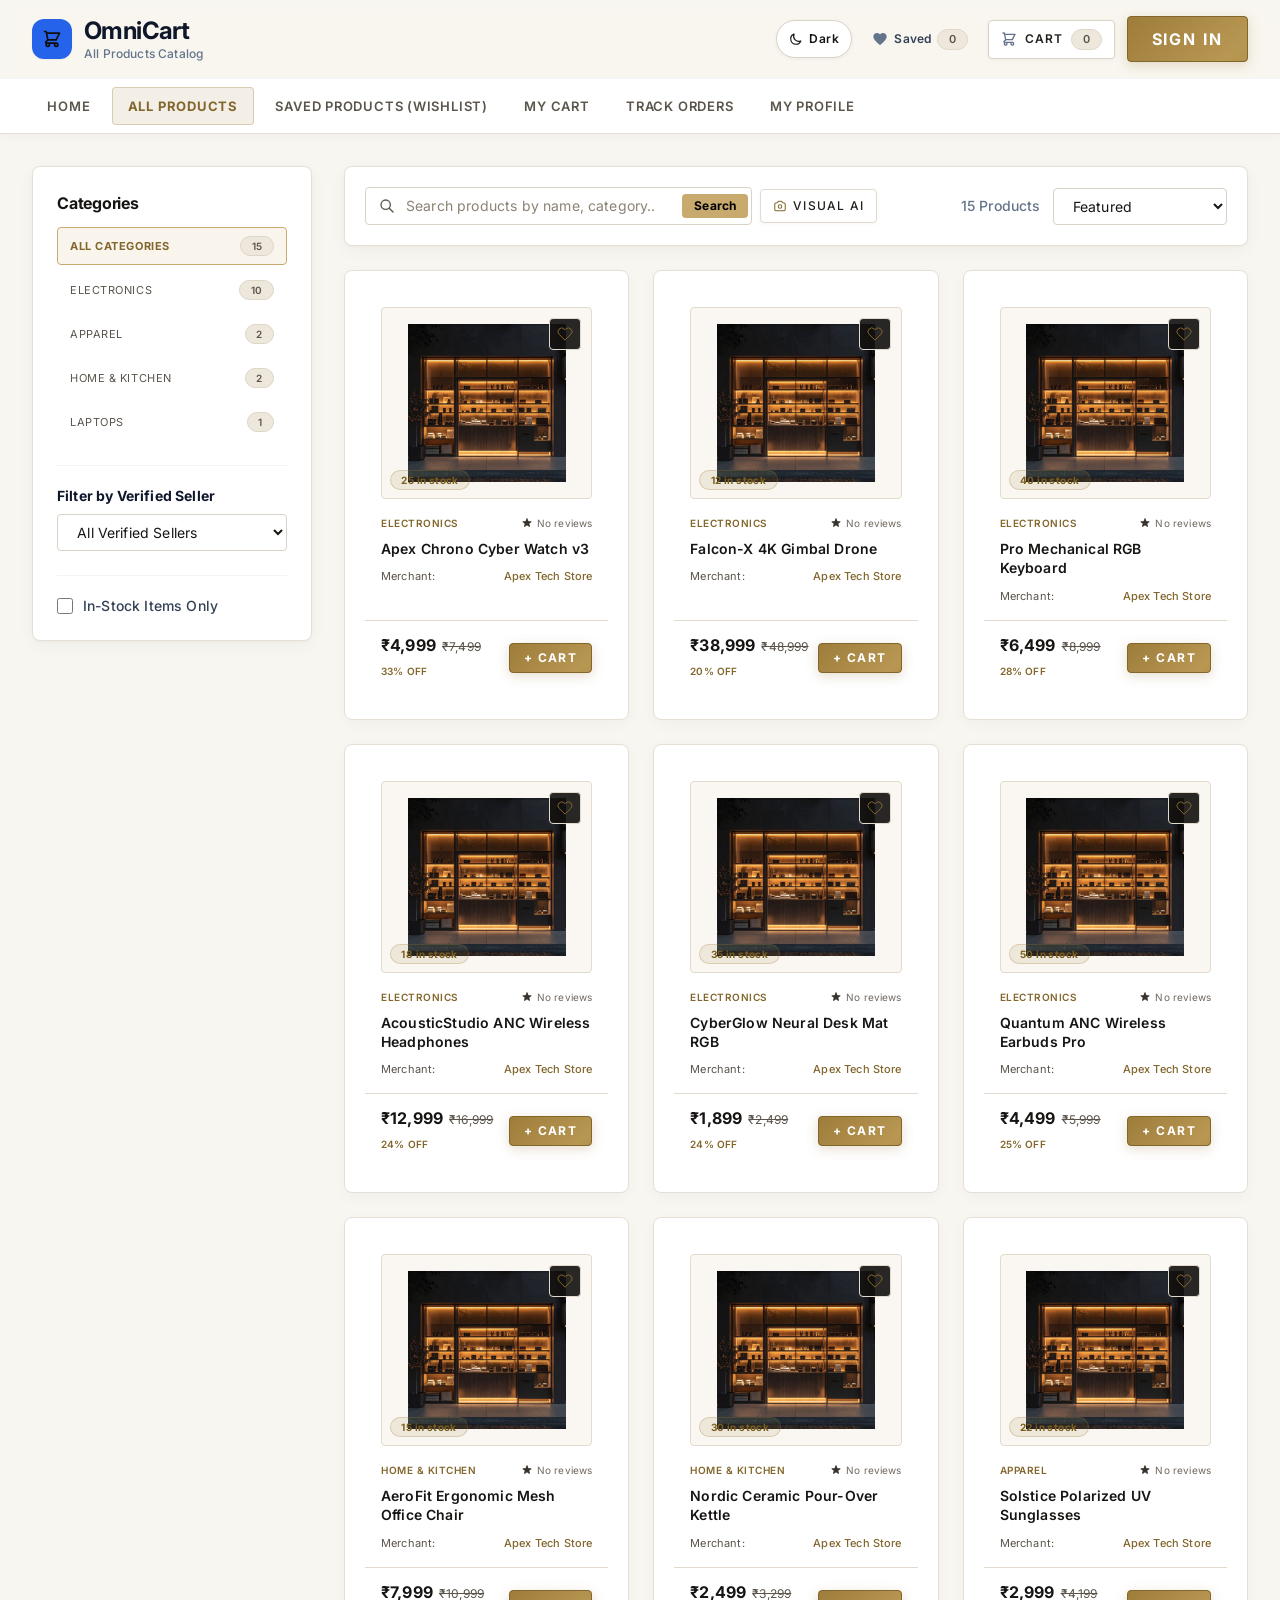
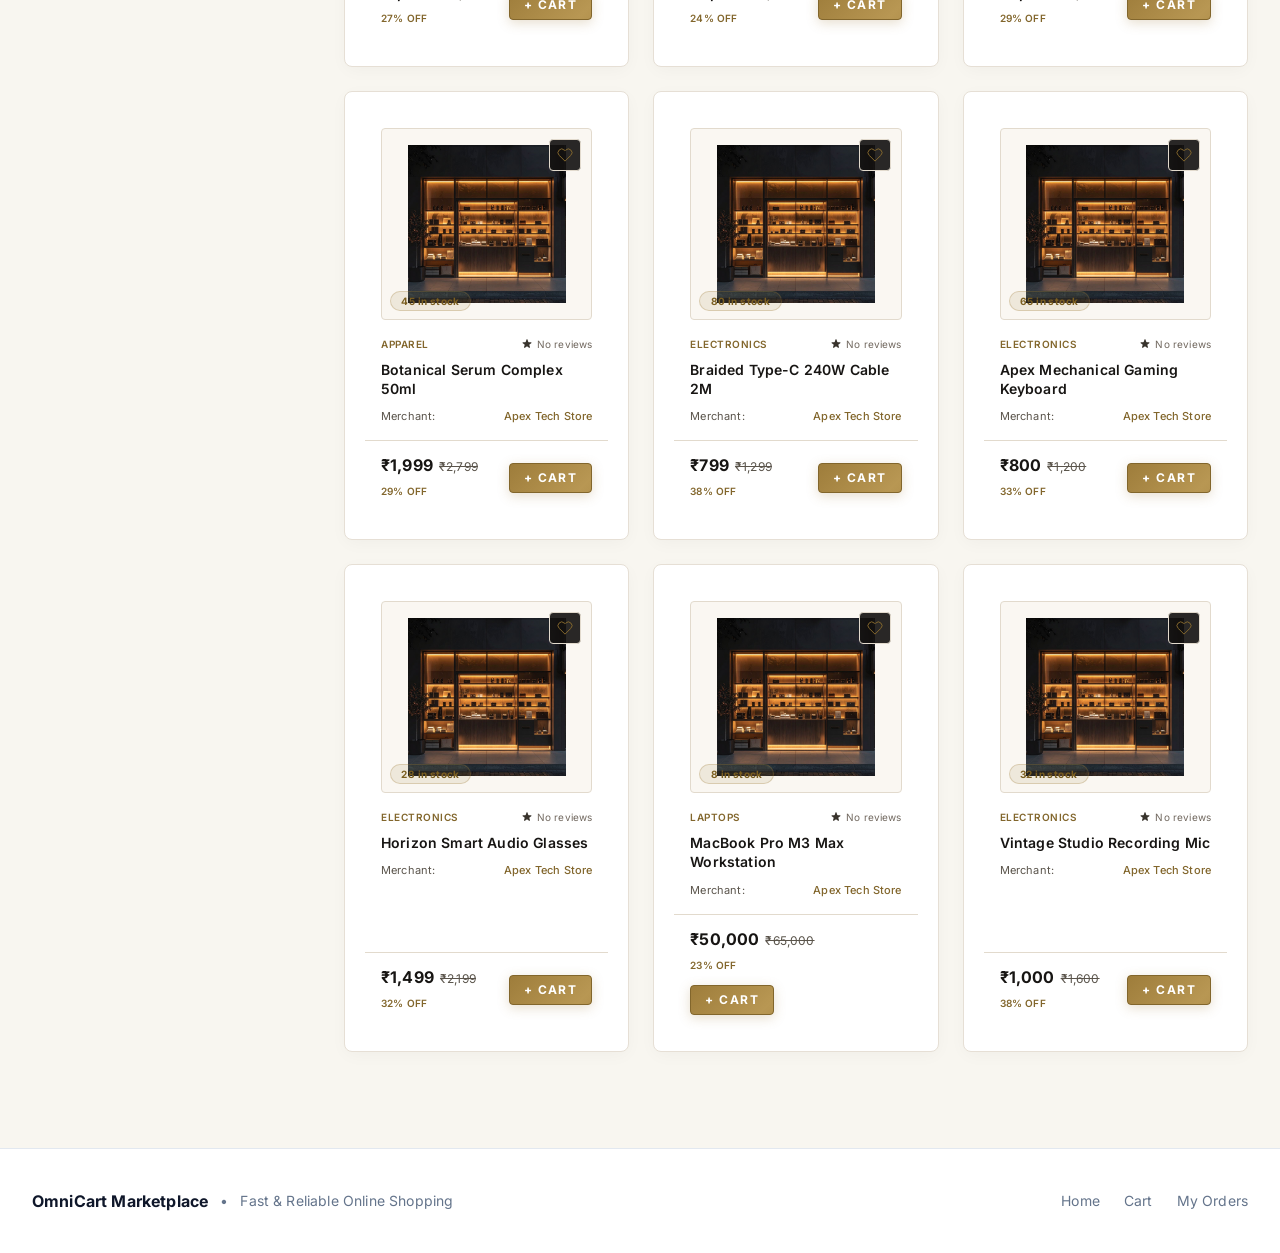
<file: omnicart-frontend/products.html>
<!DOCTYPE html>
<html lang="en">
<head>
  <script>
    (function () {
      try {
        var theme = localStorage.getItem('omnicart_theme') || 'light';
        document.documentElement.setAttribute('data-theme', theme);
        if (theme === 'dark') {
          document.documentElement.classList.add('dark', 'dark-theme');
          document.documentElement.classList.remove('light-theme');
        } else {
          document.documentElement.classList.remove('dark', 'dark-theme');
          document.documentElement.classList.add('light-theme');
        }
      } catch (e) {}
    })();
  </script>

  <meta charset="UTF-8">
  <meta name="viewport" content="width=device-width, initial-scale=1.0">
  <title>OmniCart — Product Catalog</title>

  <!-- Tailwind CSS CDN -->
  <script src="js/tailwind.min.js?v=31.0"></script>

  <!-- Google Fonts -->
  <link rel="preconnect" href="https://fonts.googleapis.com">
  <link rel="preconnect" href="https://fonts.gstatic.com" crossorigin>
  <link href="https://fonts.googleapis.com/css2?family=Inter:wght@300;400;500;600;700;800&display=swap" rel="stylesheet">

  <!-- Custom Clean Styles -->
  <link rel="stylesheet" href="css/styles.css?v=31.0">

  <script>
    tailwind.config = {
      darkMode: 'class',
      theme: {
        extend: {
          fontFamily: {
            sans: ['Inter', 'sans-serif'],
          }
        }
      }
    }
  </script>
  <style>
    /* Suppress browser native password reveal icon in Edge/IE to prevent duplicate eye icons */
    input[type="password"]::-ms-reveal,
    input[type="password"]::-ms-clear,
    input::-ms-reveal,
    input::-ms-clear {
      display: none !important;
      width: 0 !important;
      height: 0 !important;
      visibility: hidden !important;
      pointer-events: none !important;
    }
  </style>
</head>
<body class="min-h-screen flex flex-col font-sans text-base">

  <!-- Toast Container -->
  <div id="toast-container" class="fixed top-5 right-5 z-50 flex flex-col gap-2.5 pointer-events-none max-w-sm w-full"></div>

  <!-- MAIN NAVIGATION HEADER -->
  <header class="bg-white border-b border-slate-200 sticky top-0 z-40">
    <div class="max-w-7xl mx-auto px-4 sm:px-6 lg:px-8 py-4 flex items-center justify-between gap-4">
      
      <!-- Brand Logo -->
      <a href="index.html" class="flex items-center gap-3 shrink-0">
        <div class="w-10 h-10 rounded-xl bg-blue-600 text-white flex items-center justify-center font-bold text-xl shadow-sm">
          <svg class="w-5 h-5 text-white" fill="none" stroke="currentColor" stroke-width="2" viewBox="0 0 24 24"><path stroke-linecap="round" stroke-linejoin="round" d="M3 3h2l.4 2M7 13h10l4-8H5.4M7 13L5.4 5M7 13l-2.293 2.293c-.63.63-.184 1.707.707 1.707H17m0 0a2 2 0 100 4 2 2 0 000-4zm-8 2a2 2 0 11-4 0 2 2 0 014 0z"/></svg>
        </div>
        <div>
          <span class="text-2xl font-bold tracking-tight text-slate-900 block leading-tight">OmniCart</span>
          <span class="text-xs text-slate-500 font-medium block">All Products Catalog</span>
        </div>
      </a>

      <!-- Right Header Actions (Initial Login Option vs Logged In) -->
      <div id="header-right-actions" class="flex items-center gap-3 shrink-0">
        <button type="button" class="theme-toggle-btn" onclick="UIModule.toggleTheme()" title="Switch Theme">
          <svg class="w-4 h-4" fill="none" stroke="currentColor" stroke-width="1.5" viewBox="0 0 24 24"><circle cx="12" cy="12" r="5"></circle><path d="M12 1v2M12 21v2M4.22 4.22l1.42 1.42M18.36 18.36l1.42 1.42M1 12h2M21 12h2M4.22 19.78l1.42-1.42M18.36 5.64l1.42-1.42"></path></svg>
          <span class="hidden sm:inline font-semibold">Theme</span>
        </button>
        
        <!-- Saved Products Link (Guarded) -->
        <a
          href="saved-products.html"
          onclick="return AuthModule.guardUserClick('saved-products.html', event)"
          class="flex items-center gap-1.5 p-2 rounded-lg text-slate-700 hover:bg-slate-100 text-xs font-semibold"
        >
          <span><svg class="w-4 h-4 text-slate-500 fill-current inline" viewBox="0 0 24 24"><path d="M12 21.35l-1.45-1.32C5.4 15.36 2 12.28 2 8.5 2 5.42 4.42 3 7.5 3c1.74 0 3.41.81 4.5 2.09C13.09 3.81 14.76 3 16.5 3 19.58 3 22 5.42 22 8.5c0 3.78-3.4 6.86-8.55 11.54L12 21.35z"/></svg></span>
          <span class="hidden sm:inline">Saved</span>
          <span id="header-saved-badge" class="badge badge-blue text-[11px] saved-count-badge">0</span>
        </a>

        <!-- Cart Button (Guarded) -->
        <a
          href="cart.html"
          onclick="return AuthModule.guardUserClick('cart.html', event)"
          class="btn-secondary py-2 px-3 text-xs font-semibold flex items-center gap-2"
        >
          <span><svg class="w-4 h-4 text-slate-500 inline" fill="none" stroke="currentColor" stroke-width="2" viewBox="0 0 24 24"><path stroke-linecap="round" stroke-linejoin="round" d="M3 3h2l.4 2M7 13h10l4-8H5.4M7 13L5.4 5M7 13l-2.293 2.293c-.63.63-.184 1.707.707 1.707H17m0 0a2 2 0 100 4 2 2 0 000-4zm-8 2a2 2 0 11-4 0 2 2 0 014 0z"/></svg></span>
          <span class="hidden sm:inline">Cart</span>
          <span id="header-cart-badge" class="badge badge-blue text-[11px]">0</span>
        </a>

        <!-- INITIAL LOGIN BUTTON (When Guest) -->
        <div id="header-guest-auth" class="flex items-center gap-2">
          <a
            href="login.html"
            class="btn-primary py-2.5 px-6 text-sm sm:text-base font-bold shadow-sm hover:shadow transition-all"
          >
            Sign In
          </a>
        </div>

        <!-- LOGGED IN USER (When Authenticated) -->
        <div id="header-user-auth" class="relative hidden">
          <button
            onclick="AuthModule.toggleAuthDropdown()"
            class="flex items-center gap-2 px-3.5 py-2 rounded-xl border border-slate-200 hover:bg-slate-50 text-sm font-semibold text-slate-800 transition-colors"
          >
            <div class="w-2.5 h-2.5 rounded-full bg-blue-600"></div>
            <span id="header-user-name">My Account</span>
            <svg class="w-4 h-4 text-slate-400" fill="none" stroke="currentColor" stroke-width="2" viewBox="0 0 24 24"><path stroke-linecap="round" stroke-linejoin="round" d="M19 9l-7 7-7-7"/></svg>
          </button>

          <!-- Dropdown -->
          <div
            id="auth-dropdown-menu"
            class="hidden absolute right-0 mt-2 w-64 rounded-xl bg-white border border-slate-200 shadow-xl p-2 z-50 text-sm"
          >
            <div id="auth-dropdown-items"></div>
          </div>
        </div>

      </div>
    </div>

    <!-- Secondary Nav Bar with Larger Fonts -->
    <div class="border-t border-slate-100 bg-white">
      <div class="max-w-7xl mx-auto px-4 sm:px-6 lg:px-8 flex items-center justify-between text-sm py-2 overflow-x-auto no-scrollbar">
        <div class="flex items-center gap-1.5">
          <a href="index.html" class="nav-tab">Home</a>
          <a href="products.html" onclick="if(window.CatalogModule) CatalogModule.clearVisualSearch();" class="nav-tab active">All Products</a>
          <a href="saved-products.html" onclick="return AuthModule.guardUserClick('saved-products.html', event)" class="nav-tab">Saved Products (Wishlist)</a>
          <a href="cart.html" onclick="return AuthModule.guardUserClick('cart.html', event)" class="nav-tab">My Cart</a>
          <a href="orders.html" onclick="return AuthModule.guardUserClick('orders.html', event)" class="nav-tab">Track Orders</a>
          <a href="customer-profile.html" onclick="return AuthModule.guardUserClick('customer-profile.html', event)" class="nav-tab">My Profile</a>
        </div>
        
      </div>
    </div>
  </header>

  <!-- MAIN CATALOG WORKSPACE (2 Columns) -->
  <main class="max-w-7xl mx-auto px-4 sm:px-6 lg:px-8 py-8 flex-1 w-full">
    
    <div class="grid grid-cols-1 lg:grid-cols-12 gap-8 items-start">

      <!-- LEFT SIDEBAR: FILTERS -->
      <aside class="lg:col-span-3 clean-card p-6 space-y-6">
        <div>
          <h3 class="font-bold text-slate-900 text-base mb-3">Categories</h3>
          <div class="space-y-1.5" id="catalog-category-filter">
            <!-- Populated via CatalogModule -->
          </div>
        </div>

        <div class="pt-5 border-t border-slate-100">
          <label class="block font-bold text-sm text-slate-900 mb-2">Filter by Verified Seller</label>
          <select
            id="catalog-seller-filter"
            onchange="CatalogModule.handleSellerChange(this.value)"
            class="clean-input text-sm py-2"
          >
            <!-- Populated via CatalogModule -->
          </select>
        </div>

        <div class="pt-5 border-t border-slate-100">
          <label class="flex items-center gap-2.5 text-sm font-medium text-slate-700 cursor-pointer">
            <input
              type="checkbox"
              id="catalog-stock-check"
              onchange="CatalogModule.toggleStockOnly(this.checked)"
              class="rounded text-blue-600 focus:ring-blue-500 w-4 h-4"
            />
            <span>In-Stock Items Only</span>
          </label>
        </div>
      </aside>

      <!-- RIGHT SIDE: SEARCH & PRODUCTS GRID -->
      <div class="lg:col-span-9 space-y-6">

        <!-- Top filter bar -->
        <div class="clean-card p-4 sm:p-5 flex flex-col sm:flex-row items-center justify-between gap-4">
          
          <!-- Search Form with Distinct Simple Search & Visual AI Buttons -->
          <div class="flex items-center gap-2 w-full sm:max-w-lg">
            <div class="relative flex-1 flex items-center">
              <svg class="w-4 h-4 text-[#9a9188] absolute left-3.5 pointer-events-none" fill="none" stroke="currentColor" stroke-width="2" viewBox="0 0 24 24">
                <path stroke-linecap="round" stroke-linejoin="round" d="M21 21l-6-6m2-5a7 7 0 11-14 0 7 7 0 0114 0z"/>
              </svg>
              <input
                type="text"
                id="catalog-search-input"
                placeholder="Search products by name, category..."
                oninput="CatalogModule.handleSearchInput(this.value)"
                class="clean-input pl-10 pr-24 py-2 text-sm w-full"
              />
              <button
                type="button"
                id="catalog-search-submit-btn"
                onclick="CatalogModule.submitSearch()"
                class="absolute right-1 px-3 py-1 text-xs rounded bg-[#c8a96e] hover:bg-[#b89355] text-black font-bold transition-all flex items-center gap-1 cursor-pointer shadow-xs"
                title="Search catalog"
              >
                Search
              </button>
            </div>
            <button
              type="button"
              onclick="VisualSearchModule.openModal('camera')"
              class="btn-secondary py-2 px-3 text-xs flex items-center gap-1.5 cursor-pointer shrink-0 border border-[#2a2520] hover:border-[#c8a96e]/50 font-medium"
              title="Search by Camera or Image"
            >
              <svg class="w-3.5 h-3.5 text-[#c8a96e]" fill="none" stroke="currentColor" stroke-width="1.8" viewBox="0 0 24 24">
                <path stroke-linecap="round" stroke-linejoin="round" d="M3 9a2 2 0 012-2h.93a2 2 0 001.664-.89l.812-1.22A2 2 0 0110.07 4h3.86a2 2 0 011.664.89l.812 1.22A2 2 0 0018.07 7H19a2 2 0 012 2v9a2 2 0 01-2 2H5a2 2 0 01-2-2V9z"/>
                <path stroke-linecap="round" stroke-linejoin="round" d="M15 13a3 3 0 11-6 0 3 3 0 016 0z"/>
              </svg>
              <span class="hidden sm:inline">Visual AI</span>
            </button>
          </div>
          <div class="flex items-center gap-3 w-full sm:w-auto justify-between sm:justify-end">
            <span id="catalog-results-count" class="text-sm text-slate-500 font-medium">Loading products...</span>
            <select
              id="catalog-sort-select"
              onchange="CatalogModule.handleSortChange(this.value)"
              class="clean-input text-sm py-2 w-auto"
            >
              <option value="featured">Featured</option>
              <option value="price-low">Price: Low to High</option>
              <option value="price-high">Price: High to Low</option>
              <option value="rating">Top Rated</option>
            </select>
          </div>

        </div>

        <!-- Products Grid -->
        <div id="catalog-products-grid" class="grid grid-cols-1 md:grid-cols-2 lg:grid-cols-3 gap-6">
          <!-- Dynamically populated via CatalogModule -->
        </div>

      </div>

    </div>

  </main>

  <!-- CLEAN FOOTER -->
  <footer class="bg-white border-t border-slate-200 mt-16 py-10 text-sm text-slate-500">
    <div class="max-w-7xl mx-auto px-4 sm:px-6 lg:px-8 flex flex-col sm:flex-row items-center justify-between gap-4">
      <div id="header-right-actions" class="flex items-center gap-3 shrink-0">
        <span class="font-bold text-slate-900 text-base">OmniCart Marketplace</span>
        <span>•</span>
        <span>Fast & Reliable Online Shopping</span>
      </div>
      <div class="flex items-center gap-6">
        <a href="index.html" class="hover:underline">Home</a>
        <a href="cart.html" class="hover:underline">Cart</a>
        <a href="orders.html" class="hover:underline">My Orders</a>
        
      </div>
    </div>
  </footer>

  <!-- CLEAN LOGIN MODAL -->
  <div id="auth-modal" class="fixed inset-0 z-50 flex items-center justify-center p-4 bg-slate-900/50 backdrop-blur-xs hidden">
    <div class="relative w-full max-w-md bg-white rounded-2xl p-6 sm:p-8 border border-slate-200 shadow-2xl">
      <button onclick="AuthModule.closeAuthModal()" class="absolute top-4 right-4 text-slate-400 hover:text-slate-800 text-xl font-bold">✕</button>

      <div class="grid grid-cols-2 gap-2 p-1 rounded-xl bg-slate-100 mb-5 text-xs">
        <button id="modal-tab-buyer" onclick="AuthModule.setModalTab('buyer')" class="py-2.5 rounded-lg font-semibold transition-all bg-white text-blue-700 shadow-xs border border-slate-200">Customer Access</button>
        <button id="modal-tab-seller" onclick="AuthModule.setModalTab('seller')" class="py-2.5 rounded-lg font-medium transition-all text-slate-600 hover:text-slate-900">Seller Portal</button>
      </div>

      <div id="auth-modal-form-container"></div>
    </div>
  </div>

  <!-- JAVASCRIPT MODULES -->
  <script src="js/data-store.js?v=31.0"></script>
  <script src="js/ui-module.js?v=31.0"></script>
  <script src="js/auth-module.js?v=31.0"></script>
  <script src="js/visual-search-module.js?v=31.0"></script>
  <script src="js/catalog-module.js?v=31.0"></script>
  <script src="js/app.js?v=31.0"></script>
  <script>
    window.addEventListener('DOMContentLoaded', () => {
      CatalogModule.init();
    });
  </script>
</body>
</html>
</file>
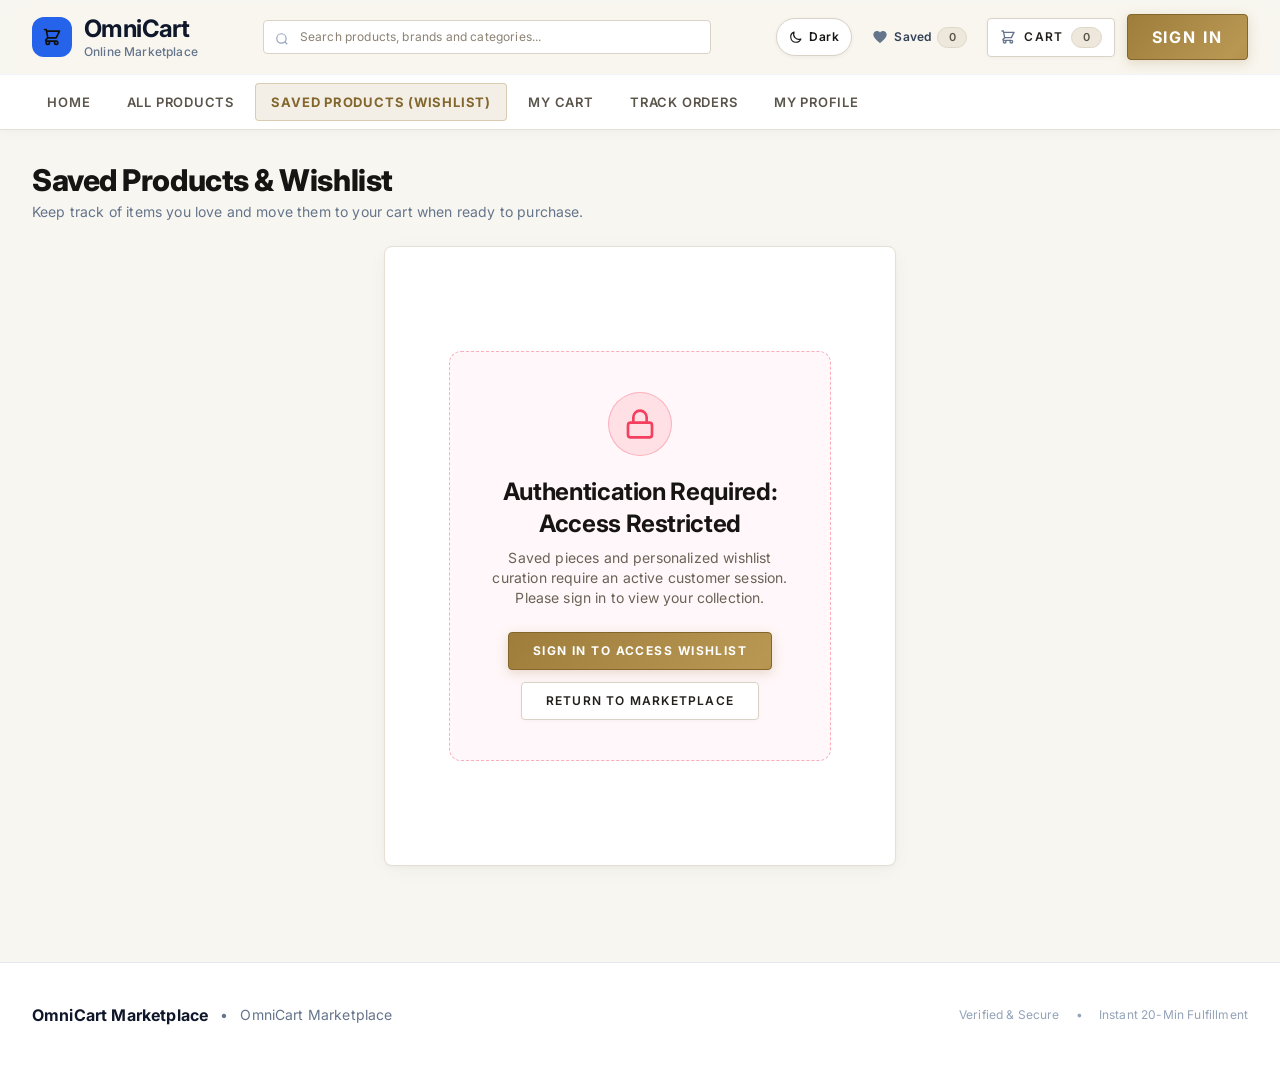
<file: omnicart-frontend/saved-products.html>
<!DOCTYPE html>
<html lang="en">
<head>
  <script>
    (function () {
      try {
        var theme = localStorage.getItem('omnicart_theme') || 'light';
        document.documentElement.setAttribute('data-theme', theme);
        if (theme === 'dark') {
          document.documentElement.classList.add('dark', 'dark-theme');
          document.documentElement.classList.remove('light-theme');
        } else {
          document.documentElement.classList.remove('dark', 'dark-theme');
          document.documentElement.classList.add('light-theme');
        }
      } catch (e) {}
    })();
  </script>

  <meta charset="UTF-8">
  <meta name="viewport" content="width=device-width, initial-scale=1.0">
  <title>OmniCart — Saved Products (Wishlist)</title>

  <!-- Tailwind CSS CDN -->
  <script src="js/tailwind.min.js?v=31.0"></script>

  <!-- Google Fonts -->
  <link rel="preconnect" href="https://fonts.googleapis.com">
  <link rel="preconnect" href="https://fonts.gstatic.com" crossorigin>
  <link href="https://fonts.googleapis.com/css2?family=Inter:wght@300;400;500;600;700;800&display=swap" rel="stylesheet">

  <!-- Custom Clean Styles -->
  <link rel="stylesheet" href="css/styles.css?v=31.0">

  <script>
    tailwind.config = {
      darkMode: 'class',
      theme: {
        extend: {
          fontFamily: {
            sans: ['Inter', 'sans-serif'],
          }
        }
      }
    }
  </script>
  <style>
    /* Suppress browser native password reveal icon in Edge/IE to prevent duplicate eye icons */
    input[type="password"]::-ms-reveal,
    input[type="password"]::-ms-clear,
    input::-ms-reveal,
    input::-ms-clear {
      display: none !important;
      width: 0 !important;
      height: 0 !important;
      visibility: hidden !important;
      pointer-events: none !important;
    }
  </style>
</head>
<body class="min-h-screen flex flex-col font-sans text-base">

  <!-- Toast Notification Container -->
  <div id="toast-container" class="fixed top-5 right-5 z-50 flex flex-col gap-2.5 pointer-events-none max-w-sm w-full"></div>

  <!-- MAIN NAVIGATION HEADER -->
  <header class="bg-white border-b border-slate-200 sticky top-0 z-40">
    <div class="max-w-7xl mx-auto px-4 sm:px-6 lg:px-8 py-3.5 flex items-center justify-between gap-4">
      
      <!-- Brand Logo -->
      <a href="index.html" class="flex items-center gap-3 shrink-0">
        <div class="w-10 h-10 rounded-xl bg-blue-600 text-white flex items-center justify-center font-bold text-xl shadow-xs">
          <svg class="w-5 h-5 text-white" fill="none" stroke="currentColor" stroke-width="2" viewBox="0 0 24 24"><path stroke-linecap="round" stroke-linejoin="round" d="M3 3h2l.4 2M7 13h10l4-8H5.4M7 13L5.4 5M7 13l-2.293 2.293c-.63.63-.184 1.707.707 1.707H17m0 0a2 2 0 100 4 2 2 0 000-4zm-8 2a2 2 0 11-4 0 2 2 0 014 0z"/></svg>
        </div>
        <div>
          <span class="text-2xl font-bold tracking-tight text-slate-900 block leading-tight">OmniCart</span>
          <span class="text-xs text-slate-500 font-medium block">Online Marketplace</span>
        </div>
      </a>

      <!-- Global Search -->
      <div class="flex-1 max-w-md hidden md:block">
        <div class="relative">
          <input
            type="text"
            placeholder="Search products, brands and categories..."
            class="clean-input py-2 pl-9 text-xs global-search-input"
          />
          <span class="absolute left-3 top-2.5 text-slate-400 text-xs"><svg class="w-3.5 h-3.5 text-slate-400 inline" fill="none" stroke="currentColor" stroke-width="2" viewBox="0 0 24 24"><circle cx="11" cy="11" r="8"></circle><line x1="21" y1="21" x2="16.65" y2="16.65"></line></svg></span>
        </div>
      </div>

      <!-- Right Actions: Saved, Cart & Auth -->
      <div id="header-right-actions" class="flex items-center gap-3 shrink-0">
        <button type="button" class="theme-toggle-btn" onclick="UIModule.toggleTheme()" title="Switch Theme">
          <svg class="w-4 h-4" fill="none" stroke="currentColor" stroke-width="1.5" viewBox="0 0 24 24"><circle cx="12" cy="12" r="5"></circle><path d="M12 1v2M12 21v2M4.22 4.22l1.42 1.42M18.36 18.36l1.42 1.42M1 12h2M21 12h2M4.22 19.78l1.42-1.42M18.36 5.64l1.42-1.42"></path></svg>
          <span class="hidden sm:inline font-semibold">Theme</span>
        </button>
        
        <!-- Saved Products Link -->
        <a href="saved-products.html" class="flex items-center gap-1.5 p-2 rounded-lg text-slate-700 hover:bg-slate-100 text-xs font-semibold">
          <span><svg class="w-4 h-4 text-slate-500 fill-current inline" viewBox="0 0 24 24"><path d="M12 21.35l-1.45-1.32C5.4 15.36 2 12.28 2 8.5 2 5.42 4.42 3 7.5 3c1.74 0 3.41.81 4.5 2.09C13.09 3.81 14.76 3 16.5 3 19.58 3 22 5.42 22 8.5c0 3.78-3.4 6.86-8.55 11.54L12 21.35z"/></svg></span>
          <span class="hidden sm:inline">Saved</span>
          <span id="header-saved-badge" class="badge badge-blue text-[11px] saved-count-badge">0</span>
        </a>

        <!-- Cart Quick View Button (Guarded) -->
        <a
          href="cart.html"
          onclick="return AuthModule.guardUserClick('cart.html', event)"
          class="btn-secondary py-2 px-3 text-xs font-semibold flex items-center gap-2"
        >
          <span><svg class="w-4 h-4 text-slate-500 inline" fill="none" stroke="currentColor" stroke-width="2" viewBox="0 0 24 24"><path stroke-linecap="round" stroke-linejoin="round" d="M3 3h2l.4 2M7 13h10l4-8H5.4M7 13L5.4 5M7 13l-2.293 2.293c-.63.63-.184 1.707.707 1.707H17m0 0a2 2 0 100 4 2 2 0 000-4zm-8 2a2 2 0 11-4 0 2 2 0 014 0z"/></svg></span>
          <span class="hidden sm:inline">Cart</span>
          <span id="header-cart-badge" class="badge badge-blue text-[11px]">0</span>
        </a>

        <!-- Auth State: Guest (Sign In) vs Authenticated -->
        <div id="header-guest-auth">
          <a href="login.html?redirect=saved-products.html" class="btn-primary py-2.5 px-6 text-sm sm:text-base font-bold shadow-sm hover:shadow transition-all">
            Sign In
          </a>
        </div>

        <div id="header-user-auth" class="hidden relative">
          <button onclick="AuthModule.toggleAuthDropdown()" class="flex items-center gap-2.5 p-1.5 pr-3 rounded-full border border-slate-200 bg-white hover:border-slate-300 transition-colors">
            <div class="w-7 h-7 rounded-full bg-blue-100 text-blue-700 flex items-center justify-center font-bold text-xs"><svg class="w-4 h-4 text-blue-600 inline" fill="none" stroke="currentColor" stroke-width="2" viewBox="0 0 24 24"><path stroke-linecap="round" stroke-linejoin="round" d="M16 7a4 4 0 11-8 0 4 4 0 018 0zM12 14a7 7 0 00-7 7h14a7 7 0 00-7-7z"/></svg></div>
            <span id="header-user-name" class="text-xs font-bold text-slate-800 max-w-[120px] truncate">My Account</span>
            <span class="text-[10px] text-slate-400"><svg class="w-2.5 h-2.5 text-slate-400 inline" fill="none" stroke="currentColor" stroke-width="2" viewBox="0 0 24 24"><path stroke-linecap="round" stroke-linejoin="round" d="M19 9l-7 7-7-7"/></svg></span>
          </button>
          
          <div id="auth-dropdown-menu" class="hidden absolute right-0 mt-2 w-60 rounded-xl bg-white border border-slate-200 shadow-xl p-2 z-50 text-sm">
            <div id="auth-dropdown-items">
              <!-- Dynamically populated via AuthModule -->
            </div>
          </div>
        </div>
      </div>
    </div>

    <!-- Secondary Nav Bar -->
    <div class="border-t border-slate-100 bg-white">
      <div class="max-w-7xl mx-auto px-4 sm:px-6 lg:px-8 flex items-center justify-between text-sm py-2 overflow-x-auto no-scrollbar">
        <div class="flex items-center gap-1.5">
          <a href="index.html" class="nav-tab">Home</a>
          <a href="products.html" class="nav-tab">All Products</a>
          <a href="saved-products.html" class="nav-tab active">Saved Products (Wishlist)</a>
          <a href="cart.html" onclick="return AuthModule.guardUserClick('cart.html', event)" class="nav-tab">My Cart</a>
          <a href="orders.html" onclick="return AuthModule.guardUserClick('orders.html', event)" class="nav-tab">Track Orders</a>
          <a href="customer-profile.html" onclick="return AuthModule.guardUserClick('customer-profile.html', event)" class="nav-tab">My Profile</a>
        </div>
        
      </div>
    </div>
  </header>

  <!-- MAIN SAVED PRODUCTS CONTAINER -->
  <main class="max-w-7xl mx-auto px-4 sm:px-6 lg:px-8 py-8 flex-1 w-full space-y-6">
    
    <div>
      <h1 class="text-3xl font-extrabold text-slate-900">Saved Products & Wishlist</h1>
      <p class="text-sm text-slate-500 mt-1">Keep track of items you love and move them to your cart when ready to purchase.</p>
    </div>

    <!-- Protected Access Prompt (Visible when not logged in) -->
    <div id="saved-products-auth-prompt" class="clean-card p-12 text-center text-slate-500 max-w-lg mx-auto">
      <div class="w-16 h-16 mx-auto mb-3 flex items-center justify-center rounded-full bg-slate-100 text-slate-500"><svg class="w-8 h-8" fill="none" stroke="currentColor" stroke-width="1.5" viewBox="0 0 24 24"><rect x="3" y="11" width="18" height="11" rx="2" ry="2"/><path d="M7 11V7a5 5 0 0110 0v4"/></svg></div>
      <h3 class="text-xl font-bold text-slate-800">Please Sign In to View Your Wishlist</h3>
      <p class="text-sm text-slate-500 mt-2 mb-6">Sign in to sync your saved items across your devices and receive price drop alerts in Rupees (₹).</p>
      <div class="flex flex-col sm:flex-row items-center justify-center gap-3">
        <button onclick="AuthModule.openAuthModal('buyer', 'login')" class="btn-primary text-xs py-2.5 px-6 w-full sm:w-auto">Sign In</button>
        <button onclick="AuthModule.openAuthModal('buyer', 'register')" class="btn-secondary text-xs py-2.5 px-6 w-full sm:w-auto">Create Account</button>
      </div>
    </div>

    <!-- Authenticated Saved Products Wrapper -->
    <div id="saved-products-list-wrapper" class="hidden space-y-4">
      <div class="flex items-center justify-between">
        <div class="flex items-center gap-2">
          <span class="text-sm font-semibold text-slate-700">Saved Items:</span>
          <span id="saved-total-count" class="badge badge-blue">0 items</span>
        </div>
        <a href="products.html" class="text-xs text-blue-600 font-semibold hover:underline">
          + Continue Shopping
        </a>
      </div>

      <!-- Grid of Saved Products -->
      <div id="saved-products-container" class="grid grid-cols-1 sm:grid-cols-2 lg:grid-cols-3 xl:grid-cols-4 gap-6">
        <!-- Dynamically populated via SavedProductsModule -->
      </div>
    </div>

  </main>

  <!-- CLEAN FOOTER -->
  <footer class="bg-white border-t border-slate-200 mt-16 py-10 text-sm text-slate-500">
    <div class="max-w-7xl mx-auto px-4 sm:px-6 lg:px-8 flex flex-col sm:flex-row items-center justify-between gap-4">
      <div id="header-right-actions" class="flex items-center gap-3 shrink-0">
        <span class="font-bold text-slate-900 text-base">OmniCart Marketplace</span>
        <span>•</span>
        <span>OmniCart Marketplace</span>
      </div>
      <div class="flex items-center gap-4 text-xs text-slate-400">
        <span>Verified & Secure</span>
        <span>•</span>
        <span>Instant 20-Min Fulfillment</span>
        </div>
    </div>
  </footer>

  <!-- AUTHENTICATION MODAL -->
  <div id="auth-modal" class="hidden fixed inset-0 z-50 flex items-center justify-center bg-slate-900/50 backdrop-blur-xs p-4">
    <div class="clean-card w-full max-w-md p-6 bg-white shadow-2xl relative">
      <button onclick="AuthModule.closeAuthModal()" class="absolute top-4 right-4 text-slate-400 hover:text-slate-600 text-lg font-bold">✕</button>
      
      <!-- Role Tabs -->
      <div class="grid grid-cols-2 gap-2 p-1 rounded-xl bg-slate-100 mb-5 text-xs">
        <button id="modal-tab-buyer" onclick="AuthModule.setModalTab('buyer')" class="py-2.5 rounded-lg font-semibold transition-all bg-white text-blue-700 shadow-xs border border-slate-200">Customer Access</button>
        <button id="modal-tab-seller" onclick="AuthModule.setModalTab('seller')" class="py-2.5 rounded-lg font-medium transition-all text-slate-600 hover:text-slate-900">Seller Portal</button>
      </div>

      <!-- Dynamic Form Container -->
      <div id="auth-modal-form-container"></div>
    </div>
  </div>

  <!-- JAVASCRIPT MODULES -->
  <script src="js/data-store.js?v=31.0"></script>
  <script src="js/ui-module.js?v=31.0"></script>
  <script src="js/auth-module.js?v=31.0"></script>
  <script src="js/visual-search-module.js?v=31.0"></script>
  <script src="js/saved-products-module.js?v=31.0"></script>
  <script src="js/app.js?v=31.0"></script>
  <script>
    window.addEventListener('DOMContentLoaded', () => {
      SavedProductsModule.init();
    });
  </script>
</body>
</html>
</file>
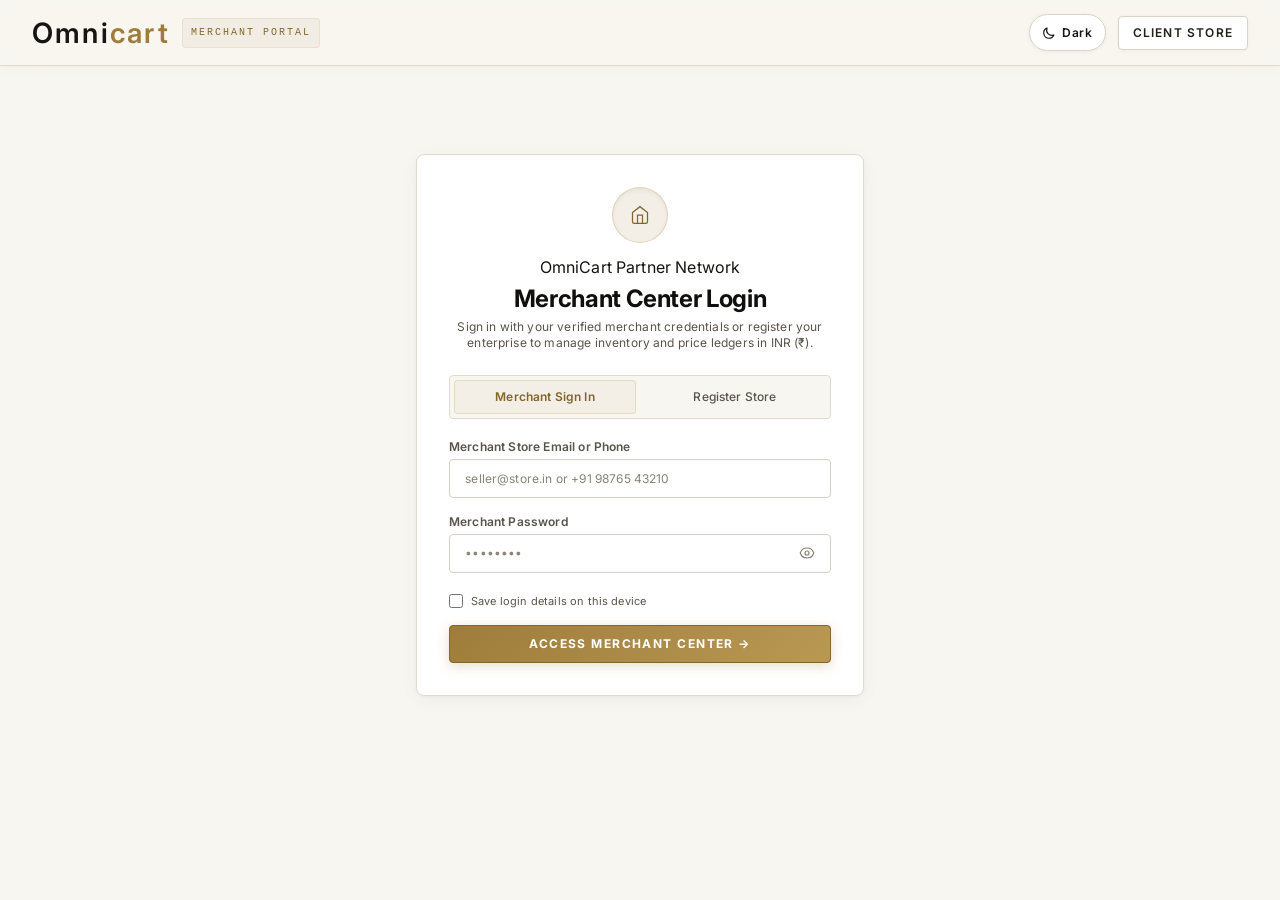
<file: omnicart-frontend/seller-dashboard.html>
<!DOCTYPE html>
<html lang="en">

<head>
  <meta charset="UTF-8">
  <meta name="viewport" content="width=device-width, initial-scale=1.0">
  <title>OmniCart - Merchant Partner Portal</title>

  <script src="js/tailwind.min.js?v=31.0"></script>

  <link rel="preconnect" href="https://fonts.googleapis.com">
  <link rel="preconnect" href="https://fonts.gstatic.com" crossorigin>
  <link href="https://fonts.googleapis.com/css2?family=Inter:wght@300;400;500;600;700;800&display=swap"
    rel="stylesheet">

  <link rel="stylesheet" href="css/styles.css?v=31.0">

  <script>
    tailwind.config = {
      darkMode: 'class',
      theme: {
        extend: {
          fontFamily: {
            sans: ['Inter', 'system-ui', '-apple-system', 'sans-serif'],
            serif: ['Inter', 'system-ui', '-apple-system', 'sans-serif'],
            display: ['Inter', 'system-ui', '-apple-system', 'sans-serif']
          }
        }
      }
    }
  </script>

  <script>
      (function () {
        var theme = localStorage.getItem('omnicart_theme') || 'light';
        document.documentElement.setAttribute('data-theme', theme);
        if (theme === 'light') {
          document.documentElement.classList.remove('dark', 'dark-theme');
          document.documentElement.classList.add('light-theme');
        } else {
          document.documentElement.classList.remove('light-theme');
          document.documentElement.classList.add('dark', 'dark-theme');
        }
      })();
  </script>
  <style>
    /* Suppress browser native password reveal icon in Edge/IE to prevent duplicate eye icons */
    input[type="password"]::-ms-reveal,
    input[type="password"]::-ms-clear,
    input::-ms-reveal,
    input::-ms-clear {
      display: none !important;
      width: 0 !important;
      height: 0 !important;
      visibility: hidden !important;
      pointer-events: none !important;
    }
  </style>
</head>

<body class="min-h-screen flex flex-col font-sans text-base">

  <div id="toast-container"
    class="fixed top-5 left-1/2 -translate-x-1/2 z-50 flex flex-col items-center gap-2 pointer-events-none w-auto max-w-md">
  </div>

  <header class="bg-[#0e0c0a]/95 backdrop-blur-md border-b border-[#2a2520] sticky top-0 z-40">
    <div class="max-w-7xl mx-auto px-4 sm:px-6 lg:px-8 py-3.5 flex items-center justify-between gap-4">

      <div class="flex items-center gap-3 shrink-0">
        <a href="index.html" class="nav-logo">
          Omni<span>cart</span>
        </a>
        <span
          class="text-[10px] tracking-[0.2em] text-[#c8a96e] uppercase font-mono px-2 py-0.5 rounded bg-[#1c1916] border border-[#c8a96e]/20 hidden sm:inline-block">Merchant
          Portal</span>
      </div>

      <div class="flex items-center gap-3">

        <button type="button" id="theme-toggle-btn" onclick="UIModule.toggleTheme()" class="theme-toggle-btn"
          title="Switch between Light and Dark mode">
          <svg class="w-4 h-4" fill="none" stroke="currentColor" stroke-width="1.5" viewBox="0 0 24 24">
            <circle cx="12" cy="12" r="5"></circle>
            <path
              d="M12 1v2M12 21v2M4.22 4.22l1.42 1.42M18.36 18.36l1.42 1.42M1 12h2M21 12h2M4.22 19.78l1.42-1.42M18.36 5.64l1.42-1.42">
            </path>
          </svg>
          <span class="hidden sm:inline font-semibold">Light</span>
        </button>

        <a href="index.html" class="btn-secondary py-2 px-3.5 text-xs font-semibold">
          Client Store
        </a>
      </div>
    </div>
  </header>

  <main class="max-w-7xl mx-auto px-4 sm:px-6 lg:px-8 py-10 flex-1 w-full space-y-8">

    <div id="seller-auth-container"
      class="max-w-md mx-auto my-12 clean-card p-6 sm:p-8 bg-[#131110] border border-[#2a2520] shadow-2xl">
      <div class="text-center mb-6">
        <div
          class="w-14 h-14 rounded-full bg-[#1a1714] border border-[#c8a96e]/40 text-[#c8a96e] text-2xl flex items-center justify-center mx-auto mb-3 shadow-inner">
          <svg class="w-5 h-5 text-[#c8a96e]" fill="none" stroke="currentColor" stroke-width="1.5" viewBox="0 0 24 24">
            <path d="M3 9l9-7 9 7v11a2 2 0 0 1-2 2H5a2 2 0 0 1-2-2z"></path>
            <polyline points="9 22 9 12 15 12 15 22"></polyline>
          </svg>
        </div>
        <div class="eyebrow mb-1">OmniCart Partner Network</div>
        <h2 class="text-2xl font-serif font-bold text-white">Merchant Center Login</h2>
        <p class="text-xs text-[#9a9188] mt-1">Sign in with your verified merchant credentials or register your
          enterprise to manage inventory and price ledgers in INR (₹).</p>
      </div>

      <div class="grid grid-cols-2 gap-2 p-1 rounded bg-[#0a0908] border border-[#2a2520] mb-5 text-xs">
        <button id="seller-tab-login" onclick="SellerModule.setAuthMode('login')"
          class="py-2 rounded font-semibold transition-all bg-[#1a1714] text-[#c8a96e] border border-[#c8a96e]/30">
          Merchant Sign In
        </button>
        <button id="seller-tab-register" onclick="SellerModule.setAuthMode('register')"
          class="py-2 rounded font-medium transition-all text-[#9a9188] hover:text-[#e8e2d9]">
          Register Store
        </button>
      </div>

      <div id="seller-auth-form-box"></div>
    </div>

    <div id="seller-dashboard-container" class="hidden space-y-8">

      <div
        class="clean-card p-6 sm:p-8 flex flex-col md:flex-row items-start md:items-center justify-between gap-4 border-l-2 border-[#c8a96e]">
        <div>
          <div class="flex items-center gap-2 mb-1.5 flex-wrap">
            <span class="badge badge-gold text-[10px]">Verified Partner</span>
            <span class="text-xs text-[#9a9188] font-mono" id="seller-gstin-badge">GSTIN: 29ABCDE1234F1Z5</span>
            <button type="button" class="copy-btn text-[10px] py-0.5 px-2"
              onclick="UIModule.copyToClipboard((document.getElementById('seller-gstin-badge').innerText || '').replace('GSTIN: ', ''), this, 'GSTIN Copied!')"
              title="Copy GSTIN">
              <svg class="w-3 h-3" fill="none" stroke="currentColor" stroke-width="2" viewBox="0 0 24 24">
                <rect x="9" y="9" width="13" height="13" rx="2" ry="2"></rect>
                <path d="M5 15H4a2 2 0 0 1-2-2V4a2 2 0 0 1 2-2h9a2 2 0 0 1 2 2v1"></path>
              </svg>
              <span>Copy GSTIN</span>
            </button>
          </div>
          <h1 id="seller-company-title" class="text-2xl sm:text-3xl font-serif font-bold text-white">Merchant Store</h1>
          <div class="flex flex-wrap items-center gap-3 text-xs text-[#9a9188] mt-1.5">
            <span>Email: <strong id="seller-email-badge"
                class="text-[#e8e2d9] font-mono">orders@company.in</strong></span>
            <span>•</span>
            <span>Phone: <strong id="seller-phone-badge" class="text-[#e8e2d9] font-mono">+91 800 555
                0000</strong></span>
          </div>
        </div>
        <div class="flex items-center gap-3 shrink-0">
          <button onclick="SellerModule.openAddProductModal()"
            class="btn-primary text-xs py-2 px-4 font-bold tracking-wider">
            + Publish Piece
          </button>
          <button onclick="SellerModule.openEditProfileModal()"
            class="btn-secondary text-xs py-2 px-3.5 flex items-center gap-1.5 font-semibold">
            <svg class="w-4 h-4" fill="none" stroke="currentColor" stroke-width="1.5" viewBox="0 0 24 24">
              <path d="M11 4H4a2 2 0 0 0-2 2v14a2 2 0 0 0 2 2h14a2 2 0 0 0 2-2v-7"></path>
              <path d="M18.5 2.5a2.121 2.121 0 0 1 3 3L12 15l-4 1 1-4 9.5-9.5z"></path>
            </svg>
            Edit Profile
          </button>
          <button onclick="AuthModule.logout()"
            class="btn-secondary text-xs py-2 px-3 text-red-400 hover:border-red-500/50">
            Sign Out
          </button>
        </div>
      </div>

      <!-- MERCHANT KPI METRICS: REVENUE, PENDING PAYMENTS (COD), DISPATCHES, PIECES & ALERTS -->
      <div class="grid grid-cols-2 sm:grid-cols-3 lg:grid-cols-5 gap-4">
        <!-- 1. Realized Store Revenue -->
        <div class="clean-card p-5 border-t-2 border-[#c8a96e]">
          <div class="text-[10px] uppercase tracking-[0.15em] text-[#9a9188] mb-1 font-mono">Realized Revenue</div>
          <div class="text-xl sm:text-2xl font-serif font-bold text-[#c8a96e]" id="seller-kpi-revenue">₹0</div>
          <div class="text-[11px] text-[#9a9188] mt-1">Prepaid & Delivered COD</div>
        </div>

        <!-- 2. Pending Payments (COD & In-Transit) -->
        <div class="clean-card p-5 border-t-2 border-amber-500">
          <div class="text-[10px] uppercase tracking-[0.15em] text-[#9a9188] mb-1 font-mono">Pending Payments</div>
          <div class="text-xl sm:text-2xl font-serif font-bold text-amber-500" id="seller-kpi-pending-payment">₹0</div>
          <div class="text-[11px] text-amber-600 dark:text-amber-400 mt-1 font-medium"><span id="seller-kpi-pending-count">0 orders</span> uncollected / COD</div>
        </div>

        <!-- 3. Units Dispatched -->
        <div class="clean-card p-5 border-t-2 border-[#2a2520]">
          <div class="text-[10px] uppercase tracking-[0.15em] text-[#9a9188] mb-1 font-mono">Units Dispatched</div>
          <div class="text-xl sm:text-2xl font-serif font-bold text-white" id="seller-kpi-units">0 units</div>
          <div class="text-[11px] text-[#9a9188] mt-1">Across client checkouts</div>
        </div>

        <!-- 4. Active Catalog Pieces -->
        <div class="clean-card p-5 border-t-2 border-[#2a2520]">
          <div class="text-[10px] uppercase tracking-[0.15em] text-[#9a9188] mb-1 font-mono">Catalog Pieces</div>
          <div class="text-xl sm:text-2xl font-serif font-bold text-white" id="seller-kpi-skus">0 pieces</div>
          <div class="text-[11px] text-[#c8a96e] mt-1">Live in marketplace</div>
        </div>

        <!-- 5. Low Reserve Alerts -->
        <div class="clean-card p-5 border-t-2 border-[#ef4444]/40 col-span-2 sm:col-span-1">
          <div class="text-[10px] uppercase tracking-[0.15em] text-[#9a9188] mb-1 font-mono">Low Reserve Alerts</div>
          <div class="text-xl sm:text-2xl font-serif font-bold text-red-400" id="seller-kpi-alerts">0 items</div>
          <div class="text-[11px] text-red-400 mt-1">Stock ≤ 10 units</div>
        </div>
      </div>

      <!-- TABS SWITCHER: PRODUCT INVENTORY vs ORDER MANIFEST -->
      <div class="flex flex-col sm:flex-row sm:items-center justify-between gap-4 border-b border-[#2a2520] pb-3">
        <div class="seller-tabs-nav w-full sm:w-auto">
          <!-- Tab 1 Button: Product Inventory -->
          <button
            id="tab-btn-inventory"
            type="button"
            onclick="SellerModule.switchTab('inventory')"
            class="seller-tab-btn active flex-1 sm:flex-initial"
          >
            <svg class="w-4 h-4 text-[#c8a96e]" fill="none" stroke="currentColor" stroke-width="2" viewBox="0 0 24 24">
              <path stroke-linecap="round" stroke-linejoin="round" d="M20 7l-8-4-8 4m16 0l-8 4m8-4v10l-8 4m0-10L4 7m8 4v10M4 7v10l8 4"/>
            </svg>
            <span>Product Inventory</span>
            <span id="tab-inventory-count" class="seller-tab-badge">0</span>
          </button>

          <!-- Tab 2 Button: Order Fulfillment Manifest -->
          <button
            id="tab-btn-manifest"
            type="button"
            onclick="SellerModule.switchTab('manifest')"
            class="seller-tab-btn flex-1 sm:flex-initial"
          >
            <svg class="w-4 h-4 text-[#9a9188]" fill="none" stroke="currentColor" stroke-width="2" viewBox="0 0 24 24">
              <path stroke-linecap="round" stroke-linejoin="round" d="M9 5H7a2 2 0 00-2 2v12a2 2 0 002 2h10a2 2 0 002-2V7a2 2 0 00-2-2h-2M9 5a2 2 0 002 2h2a2 2 0 002-2M9 5a2 2 0 012-2h2a2 2 0 012 2m-3 7h3m-3 4h3m-6-4h.01M9 16h.01"/>
            </svg>
            <span>Order Fulfillment Manifest</span>
            <span id="tab-manifest-count" class="seller-tab-badge">0</span>
          </button>
        </div>

        <div class="flex items-center gap-3">
          <button
            type="button"
            onclick="SellerModule.openAddProductModal()"
            class="btn-primary py-2.5 px-5 text-xs font-bold bg-gradient-to-r from-[#c8a96e] to-[#b89355] text-black hover:brightness-110 flex items-center gap-2 shadow-sm cursor-pointer transition-transform hover:scale-105"
          >
            <svg class="w-4 h-4" fill="none" stroke="currentColor" stroke-width="2" viewBox="0 0 24 24">
              <path stroke-linecap="round" stroke-linejoin="round" d="M12 4v16m8-8H4"/>
            </svg>
            <span>+ Add New Product</span>
          </button>
        </div>
      </div>

      <!-- TAB PANE 1: PRODUCT INVENTORY (Full Width) -->
      <div id="pane-inventory" class="clean-card p-6 sm:p-8 space-y-5 animate-fade-in">
        <div class="flex flex-col sm:flex-row sm:items-center justify-between gap-4 pb-4 border-b border-[#2a2520]">
          <div>
            <div class="flex items-center gap-2.5">
              <h2 class="text-xl font-serif font-bold text-white">Product Inventory</h2>
              <span class="badge badge-gold text-[10px]">Merchant Storefront</span>
            </div>
            <p class="text-xs text-[#9a9188] mt-0.5">Manage catalog stock, pricing ledgers, and active listings.</p>
          </div>
          <div class="flex items-center gap-2.5 flex-wrap w-full sm:w-auto">
            <span
              class="inline-flex items-center gap-1.5 px-2.5 py-1.5 rounded-lg text-[11px] font-medium bg-[#2a2520] text-[#c8a96e] border border-[#c8a96e]/30"
              title="Dynamic pricing runs manually on-demand when clicked">
              <span class="w-1.5 h-1.5 rounded-full bg-[#c8a96e]"></span>
              Manual Pricing Mode
            </span>
            <button id="btn-recalculate-all-dynamic" onclick="SellerModule.runAllDynamicPricing()"
              class="btn-secondary py-1.5 px-3.5 text-xs text-[#c8a96e] border-[#c8a96e]/40 hover:border-[#c8a96e] flex items-center gap-1.5 whitespace-nowrap cursor-pointer shadow-xs"
              title="Recalculate dynamic pricing across inventory based on real-time market demand">
              Run Dynamic Pricing Now
            </button>
            <div class="w-full sm:w-60">
              <input type="text" id="inventory-filter-input" oninput="SellerModule.renderInventoryTable()"
                placeholder="Search products by name, code, category..." class="clean-input text-xs py-2 w-full" />
            </div>
          </div>
        </div>

        <div class="overflow-x-auto">
          <table class="w-full text-left text-xs">
            <thead class="bg-[#0a0908] text-[#9a9188] font-semibold border-b border-[#2a2520]">
              <tr>
                <th class="p-3.5">Product</th>
                <th class="p-3.5">Category</th>
                <th class="p-3.5">Price</th>
                <th class="p-3.5">Stock</th>
                <th class="p-3.5">Status</th>
                <th class="p-3.5 text-right">Actions</th>
              </tr>
            </thead>
            <tbody id="seller-inventory-tbody" class="divide-y divide-[#1f1b17]">

            </tbody>
          </table>
        </div>
      </div>

      <!-- TAB PANE 2: ORDER FULFILLMENT MANIFEST (Full Width) -->
      <div id="pane-manifest" class="clean-card p-6 sm:p-8 space-y-6 animate-fade-in hidden">
        <div class="flex flex-col sm:flex-row sm:items-center justify-between gap-4 pb-4 border-b border-[#2a2520]">
          <div>
            <div class="flex items-center gap-2.5">
              <h2 class="text-xl font-serif font-bold text-white">Order Fulfillment Manifest</h2>
              <span class="badge badge-gold text-[10px]">Real-Time Dispatch Pipeline</span>
            </div>
            <p class="text-xs text-[#9a9188] mt-0.5">Live 20-minute client fulfillment pipeline, SKU dispatch assignments, and status updates.</p>
          </div>
          <div class="flex items-center gap-2">
            <!-- Filter buttons for Manifest -->
            <div class="seller-filter-group">
              <button type="button" onclick="SellerModule.setOrderFilter('all')" id="order-filter-all" class="seller-filter-pill active">All Orders</button>
              <button type="button" onclick="SellerModule.setOrderFilter('active')" id="order-filter-active" class="seller-filter-pill">Active</button>
              <button type="button" onclick="SellerModule.setOrderFilter('pending-payment')" id="order-filter-pending-payment" class="seller-filter-pill">Pending COD</button>
              <button type="button" onclick="SellerModule.setOrderFilter('delivered')" id="order-filter-delivered" class="seller-filter-pill">Delivered</button>
              <button type="button" onclick="SellerModule.setOrderFilter('cancelled')" id="order-filter-cancelled" class="seller-filter-pill">Cancelled</button>
            </div>
          </div>
        </div>

        <div id="seller-orders-container" class="grid grid-cols-1 md:grid-cols-2 gap-4">

        </div>
      </div>

      <div class="clean-card p-6 border border-red-500/30 bg-[#1a0a0a] space-y-4">
        <div class="flex items-center gap-3 pb-3 border-b border-red-500/20">
          <svg class="w-5 h-5 text-red-400 shrink-0" fill="none" stroke="currentColor" stroke-width="1.5"
            viewBox="0 0 24 24">
            <path
              d="M12 9v2m0 4h.01m-6.938 4h13.856c1.54 0 2.502-1.667 1.732-3L13.732 4c-.77-1.333-2.694-1.333-3.464 0L3.34 16c-.77 1.333.192 3 1.732 3z">
            </path>
          </svg>
          <div>
            <h3 class="font-serif font-bold text-red-400 text-base">Delete Seller Account</h3>
            <p class="text-xs text-[#9a9188] mt-0.5">Permanently remove your seller account and all associated data from
              the database. This action is irreversible.</p>
          </div>
        </div>
        <div class="flex items-center justify-between">
          <p class="text-xs text-[#9a9188]">Once deleted, your store profile, GSTIN, and all product listings will be
            permanently removed.</p>
          <button type="button" onclick="SellerModule.deleteAccount()"
            class="btn-secondary py-2 px-5 text-xs font-bold text-red-400 border-red-500/40 hover:border-red-500 hover:bg-red-500/10 transition-colors cursor-pointer shrink-0 ml-4">
            Delete Seller Account
          </button>
        </div>
      </div>

    </div>

  </main>

  <div id="add-product-modal"
    class="hidden fixed inset-0 z-50 flex items-center justify-center bg-black/80 backdrop-blur-sm p-4">
    <div class="clean-card w-full max-w-lg p-6 bg-[#131110] border border-[#2a2520] shadow-2xl relative">
      <button onclick="SellerModule.closeAddProductModal()"
        class="absolute top-4 right-4 text-[#9a9188] hover:text-white text-lg">✕</button>

      <div class="mb-5 pb-3 border-b border-[#2a2520]">
        <div class="eyebrow mb-1">Catalog Expansion</div>
        <h3 class="font-serif font-bold text-white text-xl">Publish New Piece to Catalog</h3>
        <p class="text-xs text-[#9a9188] mt-1">Specify piece attributes and initialize the immutable Price Ledger record
        </p>
      </div>

      <form onsubmit="SellerModule.handleAddProductSubmit(event)" class="space-y-4 text-xs">
        <div>
          <label class="block font-semibold text-[#9a9188] mb-1">Piece Title</label>
          <input type="text" id="new-prod-name" required placeholder="e.g. Masterwork Chronograph"
            class="clean-input text-xs" />
        </div>

        <div class="grid grid-cols-2 gap-3">
          <div>
            <label class="block font-semibold text-[#9a9188] mb-1">Collection</label>
            <select id="new-prod-cat" class="clean-input text-xs">

            </select>
          </div>
          <div>
            <label class="block font-semibold text-[#9a9188] mb-1">Ledger Price in Rupees (₹)</label>
            <input type="number" id="new-prod-price" required min="1" step="1" placeholder="e.g. 19999"
              class="clean-input text-xs" />
          </div>
        </div>

        <div class="grid grid-cols-2 gap-3">
          <div>
            <label class="block font-semibold text-[#9a9188] mb-1">Initial Reserve Quantity</label>
            <input type="number" id="new-prod-stock" required min="1" value="25" class="clean-input text-xs" />
          </div>
          <div>
            <label class="block font-semibold text-[#9a9188] mb-1">Asset Image URL</label>
            <input type="url" id="new-prod-img" placeholder="https://images.unsplash.com/..."
              class="clean-input text-xs" />
          </div>
        </div>

        <div>
          <label class="block font-semibold text-[#9a9188] mb-1">Editorial Description & Specifications</label>
          <textarea id="new-prod-desc" rows="3"
            placeholder="Craftsmanship details, materials, warranty, and provenance..."
            class="clean-input text-xs"></textarea>
        </div>

        <div class="pt-3 border-t border-[#2a2520] flex items-center justify-end gap-2.5">
          <button type="button" onclick="SellerModule.closeAddProductModal()"
            class="btn-secondary py-2 text-xs">Cancel</button>
          <button type="submit" class="btn-primary py-2 px-5 text-xs font-bold tracking-wider">Publish Piece →</button>
        </div>
      </form>
    </div>
  </div>

  <div id="edit-seller-modal"
    class="hidden fixed inset-0 z-50 flex items-center justify-center bg-black/80 backdrop-blur-sm p-4">
    <div class="clean-card w-full max-w-md p-6 sm:p-8 bg-[#131110] border border-[#2a2520] shadow-2xl relative">
      <button onclick="SellerModule.closeEditProfileModal()"
        class="absolute top-4 right-4 text-[#9a9188] hover:text-white text-lg cursor-pointer">✕</button>

      <div class="text-center mb-6">
        <div
          class="w-12 h-12 rounded-full bg-[#1a1714] border border-[#c8a96e]/40 text-[#c8a96e] flex items-center justify-center mx-auto mb-3 shadow-inner">
          <svg class="w-5 h-5" fill="none" stroke="currentColor" stroke-width="1.5" viewBox="0 0 24 24">
            <path d="M11 4H4a2 2 0 0 0-2 2v14a2 2 0 0 0 2 2h14a2 2 0 0 0 2-2v-7"></path>
            <path d="M18.5 2.5a2.121 2.121 0 0 1 3 3L12 15l-4 1 1-4 9.5-9.5z"></path>
          </svg>
        </div>
        <h2 class="text-xl font-serif font-bold text-white">Edit Store Profile</h2>
        <p class="text-xs text-[#9a9188] mt-1">Update your merchant store details below</p>
      </div>

      <form onsubmit="SellerModule.handleUpdateProfile(event)" class="space-y-3.5 text-xs" autocomplete="off">
        <div>
          <label class="block font-semibold text-[#9a9188] mb-1">Company / Store Name</label>
          <input type="text" id="edit-seller-name" required autocomplete="off" class="clean-input text-xs" />
        </div>
        <div>
          <label class="block font-semibold text-[#9a9188] mb-1">GSTIN <span
              class="text-[#5a544b]">(read-only)</span></label>
          <input type="text" id="edit-seller-gstin" readonly
            class="clean-input text-xs opacity-60 cursor-not-allowed" />
        </div>
        <div class="grid grid-cols-2 gap-3">
          <div>
            <label class="block font-semibold text-[#9a9188] mb-1">Contact Email</label>
            <input type="email" id="edit-seller-email" required autocomplete="off" class="clean-input text-xs" />
          </div>
          <div>
            <label class="block font-semibold text-[#9a9188] mb-1">Contact Phone</label>
            <input type="tel" id="edit-seller-phone" required autocomplete="off" class="clean-input text-xs" />
          </div>
        </div>
        <div class="grid grid-cols-2 gap-3">
          <div>
            <label class="block font-semibold text-[#9a9188] mb-1">City</label>
            <input type="text" id="edit-seller-city" autocomplete="off" class="clean-input text-xs" />
          </div>
          <div>
            <label class="block font-semibold text-[#9a9188] mb-1">State</label>
            <input type="text" id="edit-seller-state" autocomplete="off" class="clean-input text-xs" />
          </div>
        </div>
        <div>
          <label class="block font-semibold text-[#9a9188] mb-1">New Password <span class="text-[#5a544b]">(leave blank
              to keep current)</span></label>
          <input type="password" id="edit-seller-password" autocomplete="new-password" placeholder="••••••••"
            class="clean-input text-xs" minlength="6" />
        </div>
        <div class="flex items-center gap-3 pt-2">
          <button type="submit" class="btn-primary py-2.5 px-5 text-xs font-bold cursor-pointer flex-1">
            Save Changes
          </button>
          <button type="button" onclick="SellerModule.closeEditProfileModal()"
            class="btn-secondary py-2.5 px-5 text-xs font-semibold cursor-pointer">
            Cancel
          </button>
        </div>
      </form>
    </div>
  </div>

  <script src="js/data-store.js?v=31.0"></script>
  <script src="js/ui-module.js?v=31.0"></script>
  <script src="js/auth-module.js?v=31.0"></script>
  <script src="js/seller-module.js?v=31.0"></script>
  <script src="js/app.js?v=31.0"></script>
  <script>
    window.addEventListener('DOMContentLoaded', () => {
      SellerModule.init();
    });
  </script>
</body>

</html>
</file>
<file: omnicart-frontend/css/styles.css>
@import url('https://fonts.googleapis.com/css2?family=Inter:wght@300;400;500;600;700;800&display=swap');

:root {

  --bg:                    #f8f6f0;
  --surface:               #ffffff;
  --surface-strong:        #f0ebe1;
  --surface-card:          #ffffff;
  --surface-card-hover:    #faf8f5;
  --surface-card-elevated: #ffffff;
  --text:                  #171513;
  --fg:                    #5a544b;
  --accent:                #9e7d3b;
  --accent-hover:          #82662c;
  --accent-dark:           #7d6129;
  --accent-subtle:         rgba(158, 125, 59, 0.1);
  --accent-glow:           rgba(158, 125, 59, 0.2);
  --primary:               #9e7d3b;
  --text-on-accent:        #ffffff;
  --text-display-accent:   #9e7d3b;
  --border:                #e6dfd5;
  --border-light:          #eee9e0;
  --border-subtle:         #f4f0e8;
  --muted:                 #8c8275;
  --hero-glow:             rgba(158, 125, 59, 0.16);
  --link:                  #9e7d3b;
  --link-hover:            #7d6129;

  --font-display:          'Inter', -apple-system, BlinkMacSystemFont, "Segoe UI", Roboto, sans-serif;
  --font-body:             'Inter', -apple-system, BlinkMacSystemFont, "Segoe UI", Roboto, sans-serif;

  --nav-height:            72px;
  --duration-fast:         150ms;
  --duration-base:         250ms;
  --duration-slow:         400ms;

  --shadow-subtle:         0 2px 10px rgba(35, 30, 24, 0.04);
  --shadow-card:           0 4px 20px -2px rgba(35, 30, 24, 0.06), 0 1px 3px rgba(35, 30, 24, 0.03);
  --shadow-elevated:       0 16px 40px -6px rgba(35, 30, 24, 0.1), 0 2px 8px rgba(35, 30, 24, 0.04);
  --shadow-modal:          0 25px 65px -12px rgba(35, 30, 24, 0.22);

  --radius-sm:             4px;
  --radius-md:             8px;
  --radius-lg:             12px;
  --radius-xl:             16px;
}

html[data-theme="dark"],
body.dark-theme {
  --bg:                    #0a0908;
  --surface:               #131110;
  --surface-strong:        #060504;
  --surface-card:          #151311;
  --surface-card-hover:    #1c1916;
  --surface-card-elevated: #201c18;
  --text:                  #e8e2d9;
  --fg:                    #9a9188;
  --accent:                #c8a96e;
  --accent-hover:          #e8c98e;
  --accent-dark:           #b89355;
  --accent-subtle:         rgba(200, 169, 110, 0.12);
  --accent-glow:           rgba(200, 169, 110, 0.22);
  --primary:               #c8a96e;
  --text-on-accent:        #0a0908;
  --text-display-accent:   #c8a96e;
  --border:                #2a2520;
  --border-light:          #38322b;
  --border-subtle:         #1f1b17;
  --muted:                 #4a4540;
  --hero-glow:             #c8a96e;
  --link:                  #c8a96e;
  --link-hover:            #e8c98e;

  --shadow-subtle:         0 2px 8px rgba(0, 0, 0, 0.35);
  --shadow-card:           0 6px 20px rgba(0, 0, 0, 0.5);
  --shadow-elevated:       0 12px 30px rgba(0, 0, 0, 0.65);
  --shadow-modal:          0 25px 60px rgba(0, 0, 0, 0.85);
}

*, *::before, *::after {
  box-sizing: border-box;
  margin: 0;
  padding: 0;
}

html {
  font-size: 16px;
  scroll-behavior: smooth;
  background-color: var(--bg);
}

body {
  background-color: var(--bg);
  color: var(--text);
  font-family: var(--font-body);
  font-size: 1rem;
  line-height: 1.65;
  letter-spacing: 0.01em;
  -webkit-font-smoothing: antialiased;
  -moz-osx-font-smoothing: grayscale;
}

h1, h2, h3, h4, h5, h6, .font-display {
  font-family: var(--font-body);
  font-weight: 600;
  color: var(--text);
  letter-spacing: -0.015em;
}

.font-serif {
  font-family: var(--font-body) !important;
}

h1 em, h2 em, h3 em, .font-display em {
  font-style: italic;
  color: var(--text-display-accent);
}

a {
  color: var(--link);
  text-decoration: none;
  transition: color var(--duration-fast) ease;
}

a:hover {
  color: var(--link-hover);
}

:focus-visible {
  outline: 2px solid var(--accent);
  outline-offset: 2px;
}

button:focus-visible {
  outline: none;
  box-shadow: 0 0 0 2px var(--bg), 0 0 0 4px var(--accent);
}

::-webkit-scrollbar {
  width: 6px;
  height: 6px;
}
::-webkit-scrollbar-track {
  background: var(--surface-strong);
}
::-webkit-scrollbar-thumb {
  background: var(--border-light);
  border-radius: 9999px;
}
::-webkit-scrollbar-thumb:hover {
  background: var(--accent);
}
.no-scrollbar::-webkit-scrollbar {
  display: none;
}
.no-scrollbar {
  -ms-overflow-style: none;
  scrollbar-width: none;
}

@keyframes fadeIn {
  from { opacity: 0; }
  to   { opacity: 1; }
}

@keyframes fadeInUp {
  from { opacity: 0; transform: translateY(1.25rem); }
  to   { opacity: 1; transform: translateY(0); }
}

@keyframes countUpFade {
  from { opacity: 0; transform: translateY(8px); }
  to   { opacity: 1; transform: translateY(0); }
}

@keyframes slideDownTop {
  from { opacity: 0; transform: translateY(-14px); }
  to   { opacity: 1; transform: translateY(0); }
}

@keyframes fadeOutTop {
  from { opacity: 1; transform: translateY(0); }
  to   { opacity: 0; transform: translateY(-10px); }
}

@keyframes slideInRight {
  from { opacity: 0; transform: translateX(100%); }
  to   { opacity: 1; transform: translateX(0); }
}

@keyframes fadeOut {
  from { opacity: 1; transform: translateY(0); }
  to   { opacity: 0; transform: translateY(-10px); }
}

@keyframes pulseGold {
  0% { transform: scale(0.95); box-shadow: 0 0 0 0 rgba(200, 169, 110, 0.7); }
  70% { transform: scale(1); box-shadow: 0 0 0 8px rgba(200, 169, 110, 0); }
  100% { transform: scale(0.95); box-shadow: 0 0 0 0 rgba(200, 169, 110, 0); }
}

.pulse-indicator {
  display: inline-block;
  width: 8px;
  height: 8px;
  border-radius: 50%;
  background-color: var(--accent);
  box-shadow: 0 0 0 0 rgba(200, 169, 110, 0.7);
  animation: pulseGold 2s infinite;
}

.section-label, .section-eyebrow {
  font-family: var(--font-body);
  font-size: 0.75rem;
  letter-spacing: 0.28em;
  text-transform: uppercase;
  color: var(--accent);
  display: flex;
  align-items: center;
  gap: 0.75rem;
  margin-bottom: 1.25rem;
}

.section-label::before, .section-eyebrow::before {
  content: '';
  display: block;
  width: 2rem;
  height: 1px;
  background-color: var(--accent);
}

.clean-card {
  background-color: var(--surface);
  border: 1px solid var(--border);
  border-radius: var(--radius-md);
  box-shadow: var(--shadow-subtle);
  transition: all var(--duration-base) cubic-bezier(0.16, 1, 0.3, 1);
  color: var(--text);
}

.clean-card:hover {
  border-color: var(--border-light);
  box-shadow: var(--shadow-card);
}

.clean-card-hover:hover {
  transform: translateY(-2px);
  border-color: var(--accent);
  box-shadow: var(--shadow-elevated), 0 0 20px rgba(200, 169, 110, 0.08);
}

.clean-input, .clean-select {
  width: 100%;
  padding: 0.65rem 0.95rem;
  font-size: 0.875rem;
  font-family: var(--font-body);
  border-radius: var(--radius-sm);
  border: 1px solid var(--border);
  background-color: #12100e;
  color: var(--text);
  outline: none;
  transition: all var(--duration-fast) ease-in-out;
}

.clean-input:focus, .clean-select:focus {
  border-color: var(--accent);
  box-shadow: 0 0 0 3px rgba(200, 169, 110, 0.18);
  background-color: #151310;
}

.clean-input::placeholder {
  color: var(--muted);
}

.clean-select option {
  background-color: var(--surface-strong);
  color: var(--text);
}

.btn-primary {
  display: inline-flex;
  align-items: center;
  justify-content: center;
  gap: 0.5rem;
  font-family: var(--font-body);
  font-size: 0.8125rem;
  font-weight: 700;
  letter-spacing: 0.12em;
  text-transform: uppercase;
  border-radius: var(--radius-sm);
  background-color: var(--primary);
  background-image: linear-gradient(135deg, #c8a96e 0%, #ecd6a8 50%, #c8a96e 100%);
  background-size: 200% auto;
  color: var(--text-on-accent);
  border: 1px solid rgba(200, 169, 110, 0.3);
  padding: 0.75rem 1.6rem;
  cursor: pointer;
  transition: all var(--duration-fast) cubic-bezier(0.16, 1, 0.3, 1);
  text-decoration: none;
  box-shadow: 0 3px 12px rgba(200, 169, 110, 0.22);
}

.btn-primary:hover {
  background-position: right center;
  box-shadow: 0 6px 20px rgba(200, 169, 110, 0.42), 0 0 12px rgba(200, 169, 110, 0.25);
  transform: translateY(-1.5px);
}

.btn-primary:active {
  transform: translateY(0) scale(0.98);
}

.btn-secondary, .btn-ghost {
  display: inline-flex;
  align-items: center;
  justify-content: center;
  gap: 0.5rem;
  font-family: var(--font-body);
  font-size: 0.8125rem;
  font-weight: 600;
  letter-spacing: 0.1em;
  text-transform: uppercase;
  border-radius: var(--radius-sm);
  background-color: rgba(200, 169, 110, 0.04);
  color: var(--text);
  border: 1px solid var(--border);
  padding: 0.75rem 1.5rem;
  cursor: pointer;
  transition: all var(--duration-fast) ease;
  text-decoration: none;
}

.btn-secondary:hover, .btn-ghost:hover {
  background-color: rgba(200, 169, 110, 0.1);
  border-color: var(--accent);
  color: var(--accent-hover);
  transform: translateY(-1px);
}

.btn-secondary:active, .btn-ghost:active {
  transform: translateY(0);
}

.btn-primary-full {
  width: 100%;
  background-color: var(--primary);
  color: var(--text-on-accent);
  font-family: var(--font-body);
  font-size: 0.8125rem;
  font-weight: 700;
  letter-spacing: 0.12em;
  text-transform: uppercase;
  border: none;
  border-radius: var(--radius-sm);
  padding: 1rem 1.5rem;
  cursor: pointer;
  transition: all var(--duration-fast) ease;
  display: flex;
  align-items: center;
  justify-content: center;
}

.btn-primary-full:hover {
  background-color: var(--link-hover);
  box-shadow: 0 6px 20px rgba(200, 169, 110, 0.35);
  transform: translateY(-1px);
}

.badge {
  display: inline-flex;
  align-items: center;
  gap: 0.25rem;
  padding: 0.25rem 0.65rem;
  border-radius: 9999px;
  font-size: 0.75rem;
  font-weight: 600;
  letter-spacing: 0.04em;
  line-height: 1;
}

.badge-gold {
  background-color: rgba(200, 169, 110, 0.14);
  color: var(--accent);
  border: 1px solid rgba(200, 169, 110, 0.35);
}

.badge-blue {
  background-color: rgba(59, 130, 246, 0.12);
  color: #93c5fd;
  border: 1px solid rgba(59, 130, 246, 0.3);
}

.badge-green {
  background-color: rgba(16, 185, 129, 0.12);
  color: #6ee7b7;
  border: 1px solid rgba(16, 185, 129, 0.3);
}

.badge-red {
  background-color: rgba(239, 68, 68, 0.12);
  color: #fca5a5;
  border: 1px solid rgba(239, 68, 68, 0.3);
}

.badge-amber {
  background-color: rgba(245, 158, 11, 0.12);
  color: #fde047;
  border: 1px solid rgba(245, 158, 11, 0.3);
}

.badge-slate {
  background-color: #1a1715;
  color: var(--fg);
  border: 1px solid var(--border);
}

.nav-logo {
  font-family: var(--font-display);
  font-size: 1.75rem;
  font-weight: 600;
  letter-spacing: 0.08em;
  color: var(--text);
  text-decoration: none;
  display: inline-flex;
  align-items: center;
}

.nav-logo span {
  color: var(--accent);
}

.nav-tab {
  padding: 0.5rem 0.95rem;
  font-family: var(--font-body);
  font-size: 0.8125rem;
  font-weight: 600;
  letter-spacing: 0.06em;
  text-transform: uppercase;
  color: var(--fg);
  border-radius: var(--radius-sm);
  transition: all var(--duration-fast) ease;
  white-space: nowrap;
  text-decoration: none;
}

.nav-tab:hover {
  color: var(--text);
  background-color: rgba(200, 169, 110, 0.08);
}

.nav-tab.active {
  color: var(--accent);
  background-color: rgba(200, 169, 110, 0.14);
  border: 1px solid rgba(200, 169, 110, 0.25);
  font-weight: 700;
}

.product-card {
  background-color: var(--surface);
  border: 1px solid var(--border);
  border-radius: var(--radius-md);
  padding: 1.25rem;
  transition: all var(--duration-base) cubic-bezier(0.16, 1, 0.3, 1);
  display: flex;
  flex-direction: column;
  position: relative;
  overflow: hidden;
}

.product-card:hover {
  transform: translateY(-4px);
  border-color: var(--accent);
  box-shadow: 0 12px 30px rgba(0, 0, 0, 0.6), 0 0 25px rgba(200, 169, 110, 0.1);
}

.product-card .img-container {
  position: relative;
  overflow: hidden;
  border-radius: var(--radius-sm);
  background-color: #0d0c0a;
  border: 1px solid var(--border-subtle);
  aspect-ratio: 1;
  display: flex;
  align-items: center;
  justify-content: center;
  padding: 1rem;
}

.product-card img {
  transition: transform 0.4s ease;
  max-height: 100%;
  object-fit: contain;
}

.product-card:hover img {
  transform: scale(1.08);
}

#toast-container {
  position: fixed;
  top: 1.25rem;
  left: 50%;
  transform: translateX(-50%);
  z-index: 9999;
  display: flex;
  flex-direction: column;
  align-items: center;
  gap: 0.5rem;
  pointer-events: none;
  width: auto;
  max-width: 92vw;
}

.toast {
  display: inline-flex;
  align-items: center;
  gap: 0.65rem;
  padding: 0.625rem 1.1rem;
  border-radius: 6px;
  background: #181716;
  border: 1px solid #332d26;
  color: #f3ede4;
  font-size: 0.8125rem;
  font-weight: 500;
  box-shadow: 0 4px 16px rgba(0, 0, 0, 0.45);
  pointer-events: auto;
  animation: slideDownTop 0.22s cubic-bezier(0.16, 1, 0.3, 1) forwards;
  transition: all 0.2s ease;
  position: relative;
  max-width: 520px;
}

.toast.toast-success {
  background: #141a16;
  border: 1px solid #284433;
  color: #e5f7ed;
}

.toast.toast-error {
  background: #1f1414;
  border: 1px solid #482323;
  color: #fae8e8;
}

.toast.toast-info {
  background: #181716;
  border: 1px solid #363026;
  color: #f5eee4;
}

svg {
  transition: color 0.15s ease, stroke 0.15s ease, fill 0.15s ease;
}

button:hover svg:not(.text-red-500):not(.text-emerald-400):not(.text-rose-400),
a:hover svg:not(.text-red-500):not(.text-emerald-400):not(.text-rose-400),
.clean-card:hover svg:not(.text-red-500):not(.text-emerald-400):not(.text-rose-400) {
  color: var(--accent-dark) !important;
}

button:hover svg[stroke="currentColor"]:not(.text-red-500):not(.text-emerald-400):not(.text-rose-400),
a:hover svg[stroke="currentColor"]:not(.text-red-500):not(.text-emerald-400):not(.text-rose-400) {
  stroke: var(--accent-dark) !important;
}

svg:hover:not(.text-red-500):not(.text-emerald-400):not(.text-rose-400) {
  color: var(--accent-dark) !important;
}

button[title*="wishlist"]:hover,
button[title*="Wishlist"]:hover,
button[title*="saved"]:hover,
button[title*="Saved"]:hover,
button[title*="save"]:hover,
button[title*="Save"]:hover {
  border-color: var(--accent-dark) !important;
  color: var(--accent-dark) !important;
}

button[title*="wishlist"]:hover svg,
button[title*="Wishlist"]:hover svg,
button[title*="saved"]:hover svg,
button[title*="Saved"]:hover svg,
button[title*="save"]:hover svg,
button[title*="Save"]:hover svg {
  color: var(--accent-dark) !important;
  stroke: var(--accent-dark) !important;
}

.gold-gradient-text {
  background: linear-gradient(135deg, #f7e7c4 0%, #c8a96e 50%, #a68443 100%);
  -webkit-background-clip: text;
  -webkit-text-fill-color: transparent;
}

.glass-panel {
  background: rgba(19, 17, 16, 0.75);
  backdrop-filter: blur(16px);
  -webkit-backdrop-filter: blur(16px);
  border: 1px solid rgba(255, 255, 255, 0.06);
}

.glow-on-hover {
  transition: all 0.3s cubic-bezier(0.16, 1, 0.3, 1);
}

.glow-on-hover:hover {
  box-shadow: 0 0 25px rgba(200, 169, 110, 0.25);
  border-color: rgba(200, 169, 110, 0.5);
}

@keyframes modalScaleIn {
  from { opacity: 0; transform: scale(0.96) translateY(8px); }
  to   { opacity: 1; transform: scale(1) translateY(0); }
}

.modal-animate {
  animation: modalScaleIn 0.25s cubic-bezier(0.16, 1, 0.3, 1) forwards;
}

.timeline-item {
  position: relative;
  padding-left: 1.75rem;
  padding-bottom: 1.5rem;
  border-left: 1px solid var(--border);
}

.timeline-item:last-child {
  border-left-color: transparent;
  padding-bottom: 0;
}

.timeline-dot {
  position: absolute;
  left: -0.4rem;
  top: 0.15rem;
  width: 0.8rem;
  height: 0.8rem;
  border-radius: 50%;
  background-color: var(--accent);
  border: 2px solid var(--surface);
  box-shadow: 0 0 10px rgba(200, 169, 110, 0.5);
}

.tracker-step {
  display: flex;
  flex-direction: column;
  align-items: center;
  position: relative;
  flex: 1;
}

.tracker-step::after {
  content: '';
  position: absolute;
  top: 15px;
  left: 50%;
  width: 100%;
  height: 2px;
  background-color: var(--border);
  z-index: 1;
}

.tracker-step:last-child::after {
  display: none;
}

.tracker-step.completed::after {
  background-color: var(--accent);
}

.tracker-step-icon {
  width: 32px;
  height: 32px;
  border-radius: 50%;
  background-color: #171513;
  color: var(--muted);
  display: flex;
  align-items: center;
  justify-content: center;
  font-size: 0.75rem;
  font-weight: 700;
  z-index: 2;
  border: 2px solid var(--border);
  transition: all 0.3s ease;
}

.tracker-step.active .tracker-step-icon {
  background-color: var(--accent);
  color: var(--text-on-accent);
  border-color: var(--accent);
  box-shadow: 0 0 14px rgba(200, 169, 110, 0.5);
}

.tracker-step.completed .tracker-step-icon {
  background-color: var(--accent);
  color: var(--text-on-accent);
  border-color: var(--accent);
}

.hero {
  min-height: 85svh;
  display: grid;
  grid-template-columns: 1.1fr 0.9fr;
  align-items: center;
  position: relative;
  overflow: hidden;
  border-bottom: 1px solid var(--border);
  background-color: var(--bg);
}

.hero::before {
  content: '';
  position: absolute;
  inset: 0;
  background: radial-gradient(ellipse 65% 75% at 75% 50%, color-mix(in srgb, var(--hero-glow) 8%, transparent), transparent 70%);
  pointer-events: none;
}

.hero-content {
  padding: clamp(3rem, 7vh, 6rem) clamp(1.25rem, 5vw, 4rem);
  padding-left: clamp(1.5rem, 6vw, 5rem);
  position: relative;
  z-index: 2;
}

.hero-eyebrow {
  font-family: var(--font-body);
  font-size: 0.75rem;
  letter-spacing: 0.28em;
  text-transform: uppercase;
  color: var(--accent);
  display: flex;
  align-items: center;
  gap: 0.75rem;
  margin-bottom: 2rem;
  animation: fadeIn var(--duration-slow) ease both 0.2s;
}

.hero-eyebrow::before {
  content: '';
  display: block;
  width: 2.5rem;
  height: 1px;
  background-color: var(--accent);
}

.hero-title {
  font-family: var(--font-display);
  font-size: clamp(3rem, 5.5vw, 5.2rem);
  font-weight: 300;
  line-height: 1.05;
  letter-spacing: 0.01em;
  color: var(--text);
  margin-bottom: 1.75rem;
  animation: fadeInUp var(--duration-slow) ease both 0.35s;
}

.hero-title em {
  font-style: italic;
  color: var(--text-display-accent);
}

.hero-body {
  font-size: 1.125rem;
  line-height: 1.7;
  color: var(--fg);
  max-width: 42ch;
  margin-bottom: 2.75rem;
  animation: fadeInUp var(--duration-slow) ease both 0.5s;
}

.hero-actions {
  display: flex;
  align-items: center;
  gap: 1.25rem;
  flex-wrap: wrap;
  animation: fadeInUp var(--duration-slow) ease both 0.65s;
  margin-bottom: 3rem;
}

.hero-stat-strip {
  display: flex;
  gap: 3rem;
  z-index: 2;
  animation: fadeInUp var(--duration-slow) ease both 0.8s;
  padding-top: 1.5rem;
  border-top: 1px solid var(--border);
}

.hero-stat {
  display: flex;
  flex-direction: column;
  gap: 0.25rem;
}

.hero-stat-value {
  font-family: var(--font-display);
  font-size: 2rem;
  font-weight: 400;
  color: var(--text);
  font-variant-numeric: tabular-nums;
  line-height: 1;
}

.hero-stat-label {
  font-size: 0.75rem;
  letter-spacing: 0.2em;
  text-transform: uppercase;
  color: var(--fg);
}

.hero-visual {
  position: relative;
  height: 100%;
  min-height: 85svh;
  overflow: hidden;
}

.hero-visual img {
  width: 100%;
  height: 100%;
  object-fit: cover;
  object-position: center;
  display: block;
  opacity: 0.85;
}

.hero-visual::after {
  content: '';
  position: absolute;
  inset: 0;
  background: linear-gradient(to right, var(--bg) 0%, transparent 40%),
              linear-gradient(to top, var(--bg) 0%, transparent 25%);
}

@media (max-width: 900px) {
  .hero {
    grid-template-columns: 1fr;
    min-height: auto;
  }
  .hero-visual {
    min-height: 320px;
    max-height: 420px;
  }
  .hero-visual::after {
    background: linear-gradient(to bottom, var(--bg) 0%, transparent 40%),
                linear-gradient(to top, var(--bg) 0%, transparent 30%);
  }
  .hero-content {
    padding: 3rem 1.5rem;
  }
  .hero-stat-strip {
    gap: 1.5rem;
    flex-wrap: wrap;
  }
}

.features {
  padding: clamp(5rem, 8vh, 7rem) 0;
  background-color: var(--surface);
  border-bottom: 1px solid var(--border);
  position: relative;
  overflow: hidden;
}

.features-grid {
  display: grid;
  grid-template-columns: repeat(3, 1fr);
  gap: 0;
  border-top: 1px solid var(--border);
  border-left: 1px solid var(--border);
}

.feature-item {
  padding: 2.5rem 2rem;
  border-right: 1px solid var(--border);
  border-bottom: 1px solid var(--border);
  position: relative;
  background-color: var(--surface);
  transition: background-color var(--duration-base) ease;
}

.feature-item:hover {
  background-color: color-mix(in srgb, var(--accent) 4%, var(--surface));
}

.feature-icon {
  width: 38px;
  height: 38px;
  color: var(--accent);
  margin-bottom: 1.25rem;
  display: block;
}

.feature-name {
  font-family: var(--font-display);
  font-size: 1.45rem;
  font-weight: 500;
  color: var(--text);
  margin-bottom: 0.65rem;
  line-height: 1.2;
}

.feature-desc {
  font-size: 0.875rem;
  color: var(--fg);
  line-height: 1.7;
}

.feature-accent-line {
  position: absolute;
  bottom: 0;
  left: 0;
  height: 2px;
  width: 0;
  background-color: var(--accent);
  transition: width var(--duration-slow) ease;
}

.feature-item:hover .feature-accent-line {
  width: 100%;
}

@media (max-width: 900px) {
  .features-grid { grid-template-columns: 1fr 1fr; }
}
@media (max-width: 580px) {
  .features-grid { grid-template-columns: 1fr; }
}

.how {
  padding: clamp(5rem, 8vh, 7rem) 0;
  background-color: var(--bg);
  border-bottom: 1px solid var(--border);
  counter-reset: step;
}

.how-layout {
  display: grid;
  grid-template-columns: 1fr 1fr;
  gap: clamp(3rem, 6vw, 5rem);
  align-items: center;
}

.how-visual {
  position: relative;
  border: 1px solid var(--border);
  overflow: hidden;
  aspect-ratio: 4/5;
  border-radius: var(--radius-sm);
}

.how-visual img {
  width: 100%;
  height: 100%;
  object-fit: cover;
  object-position: center;
  display: block;
  opacity: 0.85;
  transition: opacity var(--duration-slow) ease;
}

.how-visual:hover img {
  opacity: 0.98;
}

.how-visual-badge {
  position: absolute;
  bottom: 1.75rem;
  left: 1.75rem;
  background-color: var(--surface-strong);
  border: 1px solid var(--border);
  padding: 0.85rem 1.25rem;
  display: flex;
  flex-direction: column;
  gap: 0.2rem;
  border-radius: var(--radius-sm);
}

.how-visual-badge-value {
  font-family: var(--font-display);
  font-size: 1.75rem;
  color: var(--accent);
  font-variant-numeric: tabular-nums;
  line-height: 1;
}

.how-visual-badge-label {
  font-size: 0.75rem;
  letter-spacing: 0.18em;
  text-transform: uppercase;
  color: var(--fg);
}

.how-steps {
  margin-top: 2.5rem;
  display: flex;
  flex-direction: column;
  list-style: none;
}

.how-step {
  padding: 1.75rem 0.5rem;
  border-bottom: 1px solid var(--border);
  display: grid;
  grid-template-columns: 2.5rem 1fr;
  gap: 1.25rem;
  align-items: start;
  counter-increment: step;
  transition: background-color var(--duration-base) ease;
}

.how-step:hover {
  background-color: color-mix(in srgb, var(--accent) 3%, transparent);
}

.how-step::before {
  content: counter(step, decimal-leading-zero);
  font-family: var(--font-display);
  font-size: 1.35rem;
  color: var(--muted);
  line-height: 1.3;
  font-variant-numeric: tabular-nums;
  transition: color var(--duration-base) ease;
}

.how-step:hover::before {
  color: var(--accent);
}

.how-step-title {
  font-family: var(--font-display);
  font-size: 1.35rem;
  font-weight: 500;
  color: var(--text);
  margin-bottom: 0.35rem;
  line-height: 1.2;
}

.how-step-desc {
  font-size: 0.875rem;
  color: var(--fg);
  line-height: 1.7;
}

@media (max-width: 900px) {
  .how-layout { grid-template-columns: 1fr; }
  .how-visual { aspect-ratio: 16/9; max-height: 380px; }
}

.testimonials {
  padding: clamp(5rem, 8vh, 7rem) 0;
  background-color: var(--surface);
  border-bottom: 1px solid var(--border);
}

.testimonials-track {
  display: grid;
  grid-template-columns: repeat(3, 1fr);
  gap: 1px;
  background-color: var(--border);
  border: 1px solid var(--border);
}

.testimonial-card {
  background-color: var(--surface);
  padding: 2.5rem 2rem;
  position: relative;
  transition: background-color var(--duration-base) ease;
}

.testimonial-card:hover {
  background-color: color-mix(in srgb, var(--accent) 4%, var(--surface));
}

.testimonial-quote {
  font-family: var(--font-display);
  font-size: 1.35rem;
  font-weight: 300;
  line-height: 1.45;
  color: var(--text);
  margin-bottom: 2rem;
  quotes: "\201C" "\201D";
}

.testimonial-quote::before {
  content: open-quote;
  color: var(--accent);
  font-size: 2.25rem;
  line-height: 0;
  vertical-align: -0.4rem;
  margin-right: 0.25rem;
}

.testimonial-author {
  display: flex;
  align-items: center;
  gap: 1rem;
  border-top: 1px solid var(--border);
  padding-top: 1.25rem;
}

.testimonial-avatar {
  width: 44px;
  height: 44px;
  border-radius: var(--radius-sm);
  object-fit: cover;
  flex-shrink: 0;
  border: 1px solid var(--border);
}

.testimonial-name {
  font-family: var(--font-body);
  font-size: 0.875rem;
  font-weight: 600;
  color: var(--text);
  letter-spacing: 0.02em;
}

.testimonial-role {
  font-size: 0.75rem;
  color: var(--fg);
  letter-spacing: 0.05em;
  margin-top: 0.15rem;
}

@media (max-width: 900px) {
  .testimonials-track { grid-template-columns: 1fr 1fr; }
}
@media (max-width: 580px) {
  .testimonials-track { grid-template-columns: 1fr; }
}

body[data-user-role="seller"] #signup,
body[data-user-role="seller"] .cta-section {
  display: none !important;
}

.cta-section {
  padding: clamp(5rem, 9vh, 8rem) 0;
  background-color: var(--bg);
  border-bottom: 1px solid var(--border);
  position: relative;
  overflow: hidden;
}

.cta-section::before {
  content: '';
  position: absolute;
  inset: 0;
  background: radial-gradient(ellipse 80% 60% at 50% 100%, color-mix(in srgb, var(--hero-glow) 6%, transparent), transparent 70%);
  pointer-events: none;
}

.cta-inner {
  display: grid;
  grid-template-columns: 1.1fr 0.9fr;
  gap: clamp(3rem, 6vw, 5rem);
  align-items: center;
  position: relative;
  z-index: 1;
}

.cta-title {
  font-family: var(--font-display);
  font-size: clamp(2.5rem, 4.5vw, 4.2rem);
  font-weight: 300;
  line-height: 1.1;
  color: var(--text);
  margin-bottom: 1.5rem;
}

.cta-title em {
  font-style: italic;
  color: var(--text-display-accent);
}

.cta-body {
  font-size: 1.05rem;
  color: var(--fg);
  line-height: 1.7;
  max-width: 42ch;
  margin-bottom: 2rem;
}

.cta-right {
  border: 1px solid var(--border);
  padding: 3rem 2.25rem;
  background-color: var(--surface);
  position: relative;
  border-radius: var(--radius-sm);
}

.cta-right::before {
  content: '';
  position: absolute;
  top: 0;
  left: 0;
  width: 100%;
  height: 2px;
  background-color: var(--accent);
}

.cta-plan-label {
  font-family: var(--font-body);
  font-size: 0.75rem;
  letter-spacing: 0.24em;
  text-transform: uppercase;
  color: var(--accent);
  margin-bottom: 0.75rem;
}

.cta-plan-name {
  font-family: var(--font-display);
  font-size: 2rem;
  font-weight: 400;
  color: var(--text);
  margin-bottom: 0.5rem;
}

.cta-plan-price {
  font-family: var(--font-display);
  font-size: clamp(2.5rem, 4vw, 3.5rem);
  font-weight: 300;
  color: var(--text);
  line-height: 1;
  margin-bottom: 1.75rem;
}

.cta-plan-price sup {
  font-size: 1.35rem;
  vertical-align: super;
  color: var(--fg);
}

.cta-plan-price span {
  font-size: 1rem;
  color: var(--fg);
  letter-spacing: 0.05em;
  font-family: var(--font-body);
}

.cta-plan-features {
  list-style: none;
  margin-bottom: 2rem;
  display: flex;
  flex-direction: column;
  gap: 0.75rem;
}

.cta-plan-features li {
  font-size: 0.875rem;
  color: var(--fg);
  display: flex;
  align-items: center;
  gap: 0.75rem;
}

.cta-plan-features li svg {
  color: var(--accent);
  flex-shrink: 0;
  width: 16px;
  height: 16px;
}

@media (max-width: 900px) {
  .cta-inner { grid-template-columns: 1fr; }
}

html[data-user-role="seller"] .cta-section,
html[data-user-role="seller"] #signup,
body[data-user-role="seller"] .cta-section,
body[data-user-role="seller"] #signup,
.is-seller .cta-section,
.is-seller #signup {
  display: none !important;
}

footer {
  background-color: var(--surface-strong);
  color: var(--text);
  border-top: 1px solid var(--border);
}

.footer-main {
  padding: clamp(3.5rem, 6vh, 5rem) 0 2.5rem;
  display: grid;
  grid-template-columns: 2fr 1fr 1fr 1fr;
  gap: 3rem;
}

.footer-brand-name {
  font-family: var(--font-display);
  font-size: 1.75rem;
  font-weight: 600;
  letter-spacing: 0.08em;
  color: var(--text);
  margin-bottom: 0.85rem;
}

.footer-brand-name span {
  color: var(--accent);
}

.footer-tagline {
  font-size: 0.875rem;
  color: var(--fg);
  line-height: 1.7;
  max-width: 32ch;
  margin-bottom: 1.5rem;
}

.footer-social {
  display: flex;
  gap: 0.75rem;
}

.footer-social a {
  width: 36px;
  height: 36px;
  border: 1px solid var(--border);
  display: flex;
  align-items: center;
  justify-content: center;
  color: var(--fg);
  border-radius: var(--radius-sm);
  transition: all var(--duration-fast) ease;
}

.footer-social a:hover {
  border-color: var(--accent-dark);
  color: var(--accent-dark);
  background: rgba(184, 147, 85, 0.1);
}

.footer-col-title {
  font-family: var(--font-body);
  font-size: 0.75rem;
  letter-spacing: 0.2em;
  text-transform: uppercase;
  color: var(--text);
  margin-bottom: 1.25rem;
  font-weight: 600;
}

.footer-links {
  list-style: none;
  display: flex;
  flex-direction: column;
  gap: 0.65rem;
}

.footer-links li a {
  font-size: 0.875rem;
  color: var(--fg);
  transition: color var(--duration-fast) ease;
  display: inline-block;
}

.footer-links li a:hover {
  color: var(--link-hover);
}

.footer-bottom {
  border-top: 1px solid var(--border);
  padding: 1.5rem 0;
  display: flex;
  justify-content: space-between;
  align-items: center;
  gap: 1rem;
  flex-wrap: wrap;
}

.footer-legal {
  font-size: 0.75rem;
  color: var(--muted);
  letter-spacing: 0.05em;
}

.footer-legal-links {
  display: flex;
  gap: 1.5rem;
}

.footer-legal-links a {
  font-size: 0.75rem;
  color: var(--muted);
  letter-spacing: 0.05em;
}

.footer-legal-links a:hover {
  color: var(--fg);
}

@media (max-width: 900px) {
  .footer-main { grid-template-columns: 1fr 1fr; }
  .footer-brand { grid-column: 1 / -1; }
}
@media (max-width: 580px) {
  .footer-main { grid-template-columns: 1fr; }
}

html[data-theme="light"],
body.light-theme {
  --bg:                    #f8f6f0;
  --surface:               #ffffff;
  --surface-strong:        #f0ebe1;
  --surface-card:          #ffffff;
  --surface-card-hover:    #faf8f5;
  --surface-card-elevated: #ffffff;
  --text:                  #171513;
  --fg:                    #5a544b;
  --accent:                #9e7d3b;
  --accent-hover:          #82662c;
  --accent-subtle:         rgba(158, 125, 59, 0.1);
  --accent-glow:           rgba(158, 125, 59, 0.2);
  --primary:               #9e7d3b;
  --text-on-accent:        #ffffff;
  --text-display-accent:   #9e7d3b;
  --border:                #e6dfd5;
  --border-light:          #eee9e0;
  --border-subtle:         #f4f0e8;
  --muted:                 #8c8275;
  --hero-glow:             rgba(158, 125, 59, 0.16);
  --link:                  #9e7d3b;
  --link-hover:            #7d6129;

  --shadow-subtle:         0 2px 10px rgba(35, 30, 24, 0.04);
  --shadow-card:           0 4px 20px -2px rgba(35, 30, 24, 0.06), 0 1px 3px rgba(35, 30, 24, 0.03);
  --shadow-elevated:       0 16px 40px -6px rgba(35, 30, 24, 0.1), 0 2px 8px rgba(35, 30, 24, 0.04);
  --shadow-modal:          0 25px 65px -12px rgba(35, 30, 24, 0.22);

  background-color: var(--bg);
  color: var(--text);
}

html[data-theme="light"] body,
body.light-theme {
  background-color: #f8f6f0 !important;
  color: #171513 !important;
}

html[data-theme="light"] .bg-\[\#0a0908\],
body.light-theme .bg-\[\#0a0908\] {
  background-color: #f8f6f0 !important;
}

html[data-theme="light"] .bg-\[\#0a0908\]\/90,
html[data-theme="light"] .bg-\[\#0a0908\]\/95,
html[data-theme="light"] .bg-\[\#0a0908\]\/80,
body.light-theme .bg-\[\#0a0908\]\/90,
body.light-theme .bg-\[\#0a0908\]\/95,
body.light-theme .bg-\[\#0a0908\]\/80 {
  background-color: rgba(248, 246, 240, 0.95) !important;
}

html[data-theme="light"] .bg-\[\#131110\],
body.light-theme .bg-\[\#131110\] {
  background-color: #ffffff !important;
}

html[data-theme="light"] .bg-\[\#151311\],
body.light-theme .bg-\[\#151311\] {
  background-color: #ffffff !important;
}

html[data-theme="light"] .bg-\[\#161412\],
body.light-theme .bg-\[\#161412\] {
  background-color: #faf7f2 !important;
}

html[data-theme="light"] .bg-\[\#1a1714\],
body.light-theme .bg-\[\#1a1714\] {
  background-color: #f4efe6 !important;
}

html[data-theme="light"] .bg-\[\#201c18\],
body.light-theme .bg-\[\#201c18\] {
  background-color: #eee9df !important;
}

html[data-theme="light"] .bg-\[\#060504\],
body.light-theme .bg-\[\#060504\] {
  background-color: #f2ede4 !important;
}

html[data-theme="light"] .bg-\[\#0d0c0a\],
body.light-theme .bg-\[\#0d0c0a\] {
  background-color: #f9f7f2 !important;
}

html[data-theme="light"] .bg-\[\#181512\],
body.light-theme .bg-\[\#181512\] {
  background-color: #faf7f2 !important;
}

html[data-theme="light"] .bg-\[\#100e0c\],
body.light-theme .bg-\[\#100e0c\] {
  background-color: #f5f1ea !important;
}

html[data-theme="light"] .text-\[\#e8e2d9\],
body.light-theme .text-\[\#e8e2d9\] {
  color: #171513 !important;
}

html[data-theme="light"] .text-\[\#9a9188\],
body.light-theme .text-\[\#9a9188\] {
  color: #5a544b !important;
}

html[data-theme="light"] .text-\[\#c8a96e\],
body.light-theme .text-\[\#c8a96e\] {
  color: #9e7d3b !important;
}

.address-section-box {
  background-color: #faf7f2;
  border: 1px solid #e6dfd5;
  border-radius: 8px;
  padding: 12px 14px;
}

.address-section-box .address-header {
  display: flex;
  align-items: center;
  justify-content: space-between;
  padding-bottom: 6px;
  margin-bottom: 8px;
  border-bottom: 1px solid #e6dfd5;
}

.address-section-box .address-title {
  font-size: 12px;
  font-weight: 600;
  color: #171513;
}

.address-section-box .address-label {
  font-size: 11px;
  font-weight: 600;
  color: #5a544b;
  margin-bottom: 3px;
  display: block;
}

html:not([data-theme="light"]):not(.light-theme) body:not(.light-theme) .address-section-box {
  background-color: #161412;
  border-color: #2a2520;
}

html:not([data-theme="light"]):not(.light-theme) body:not(.light-theme) .address-section-box .address-header {
  border-bottom-color: #2a2520;
}

html:not([data-theme="light"]):not(.light-theme) body:not(.light-theme) .address-section-box .address-title {
  color: #c8a96e;
}

html:not([data-theme="light"]):not(.light-theme) body:not(.light-theme) .address-section-box .address-label {
  color: #9a9188;
}

html[data-theme="light"] .address-section-box,
body.light-theme .address-section-box {
  background-color: #faf7f2 !important;
  border-color: #e6dfd5 !important;
}

html[data-theme="light"] .address-section-box .address-header,
body.light-theme .address-section-box .address-header {
  border-bottom-color: #e6dfd5 !important;
}

html[data-theme="light"] .address-section-box .address-title,
body.light-theme .address-section-box .address-title {
  color: #171513 !important;
}

html[data-theme="light"] .address-section-box .address-label,
body.light-theme .address-section-box .address-label {
  color: #5a544b !important;
}

html[data-theme="light"] .text-white,
body.light-theme .text-white {
  color: #110f0d !important;
}

html[data-theme="light"] .border-\[\#2a2520\],
body.light-theme .border-\[\#2a2520\] {
  border-color: #e6dfd5 !important;
}

html[data-theme="light"] .border-\[\#1f1b17\],
body.light-theme .border-\[\#1f1b17\] {
  border-color: #ece6dc !important;
}

html[data-theme="light"] .border-\[\#38322b\],
body.light-theme .border-\[\#38322b\] {
  border-color: #ded6c8 !important;
}

html[data-theme="light"] .border-\[\#2a2520\]\/50,
body.light-theme .border-\[\#2a2520\]\/50 {
  border-color: rgba(230, 223, 213, 0.7) !important;
}

html[data-theme="light"] .clean-card,
body.light-theme .clean-card {
  background-color: #ffffff !important;
  border-color: #e6dfd5 !important;
  box-shadow: 0 4px 20px -2px rgba(35, 30, 24, 0.05), 0 1px 3px rgba(35, 30, 24, 0.03) !important;
  color: #171513 !important;
}

html[data-theme="light"] .clean-card:hover,
body.light-theme .clean-card:hover {
  border-color: #d8cebe !important;
  box-shadow: 0 8px 24px -2px rgba(35, 30, 24, 0.08) !important;
}

html[data-theme="light"] .product-card,
body.light-theme .product-card {
  background-color: #ffffff !important;
  border-color: #e6dfd5 !important;
  box-shadow: 0 4px 18px -2px rgba(35, 30, 24, 0.04) !important;
}

html[data-theme="light"] .product-card:hover,
body.light-theme .product-card:hover {
  border-color: #9e7d3b !important;
  box-shadow: 0 16px 36px -4px rgba(35, 30, 24, 0.1), 0 0 16px rgba(158, 125, 59, 0.08) !important;
}

html[data-theme="light"] .product-card .img-container,
body.light-theme .product-card .img-container {
  background-color: #faf7f2 !important;
}

html[data-theme="light"] header,
body.light-theme header {
  background-color: rgba(248, 246, 240, 0.95) !important;
  border-color: #e6dfd5 !important;
  box-shadow: 0 2px 10px rgba(35, 30, 24, 0.04) !important;
}

html[data-theme="light"] .nav-tab,
body.light-theme .nav-tab {
  color: #5a544b !important;
}

html[data-theme="light"] .nav-tab:hover,
body.light-theme .nav-tab:hover {
  color: #171513 !important;
  background-color: #ece6dc !important;
}

html[data-theme="light"] .nav-tab.active,
body.light-theme .nav-tab.active {
  color: #82662c !important;
  background-color: rgba(158, 125, 59, 0.12) !important;
  border-color: rgba(158, 125, 59, 0.3) !important;
}

html[data-theme="light"] .btn-primary,
body.light-theme .btn-primary {
  background-color: #9e7d3b !important;
  background-image: linear-gradient(135deg, #9e7d3b 0%, #b89753 50%, #9e7d3b 100%) !important;
  color: #ffffff !important;
  border: 1px solid #82662c !important;
  box-shadow: 0 3px 12px rgba(158, 125, 59, 0.25) !important;
}

html[data-theme="light"] .btn-primary:hover,
body.light-theme .btn-primary:hover {
  box-shadow: 0 6px 20px rgba(158, 125, 59, 0.38) !important;
  color: #ffffff !important;
}

html[data-theme="light"] .btn-secondary,
html[data-theme="light"] .btn-ghost,
body.light-theme .btn-secondary,
body.light-theme .btn-ghost {
  background-color: #ffffff !important;
  color: #23201c !important;
  border-color: #d9d2c6 !important;
  box-shadow: 0 1px 4px rgba(35, 30, 24, 0.04) !important;
}

html[data-theme="light"] .btn-secondary:hover,
html[data-theme="light"] .btn-ghost:hover,
body.light-theme .btn-secondary:hover,
body.light-theme .btn-ghost:hover {
  background-color: #f7f4ed !important;
  border-color: #9e7d3b !important;
  color: #82662c !important;
}

html[data-theme="light"] .clean-input,
html[data-theme="light"] .clean-select,
html[data-theme="light"] input[type="text"],
html[data-theme="light"] input[type="email"],
html[data-theme="light"] input[type="tel"],
html[data-theme="light"] input[type="password"],
html[data-theme="light"] input[type="number"],
html[data-theme="light"] select,
html[data-theme="light"] textarea,
body.light-theme .clean-input,
body.light-theme .clean-select,
body.light-theme input[type="text"],
body.light-theme input[type="email"],
body.light-theme input[type="tel"],
body.light-theme input[type="password"],
body.light-theme input[type="number"],
body.light-theme select,
body.light-theme textarea {
  background-color: #ffffff !important;
  color: #171513 !important;
  border-color: #d9d2c6 !important;
}

html[data-theme="light"] .clean-input:focus,
html[data-theme="light"] .clean-select:focus,
html[data-theme="light"] input:focus,
html[data-theme="light"] select:focus,
html[data-theme="light"] textarea:focus,
body.light-theme .clean-input:focus,
body.light-theme .clean-select:focus,
body.light-theme input:focus,
body.light-theme select:focus,
body.light-theme textarea:focus {
  border-color: #9e7d3b !important;
  box-shadow: 0 0 0 3px rgba(158, 125, 59, 0.18) !important;
  background-color: #ffffff !important;
}

html[data-theme="light"] input::placeholder,
html[data-theme="light"] textarea::placeholder,
body.light-theme input::placeholder,
body.light-theme textarea::placeholder {
  color: #8c8275 !important;
}

html[data-theme="light"] .badge-gold,
body.light-theme .badge-gold {
  background-color: rgba(158, 125, 59, 0.12) !important;
  color: #7a5e20 !important;
  border-color: rgba(158, 125, 59, 0.28) !important;
}

html[data-theme="light"] .badge-slate,
body.light-theme .badge-slate {
  background-color: #ede7dc !important;
  color: #5a544b !important;
  border-color: #ded6c8 !important;
}

html[data-theme="light"] .badge-green,
body.light-theme .badge-green {
  background-color: rgba(22, 101, 52, 0.1) !important;
  color: #15803d !important;
  border-color: rgba(22, 101, 52, 0.25) !important;
}

html[data-theme="light"] .badge-red,
body.light-theme .badge-red {
  background-color: rgba(185, 28, 28, 0.1) !important;
  color: #b91c1c !important;
  border-color: rgba(185, 28, 28, 0.25) !important;
}

html[data-theme="light"] .badge-amber,
body.light-theme .badge-amber {
  background-color: rgba(180, 83, 9, 0.1) !important;
  color: #b45309 !important;
  border-color: rgba(180, 83, 9, 0.25) !important;
}

html[data-theme="light"] table,
body.light-theme table {
  color: #171513 !important;
}

html[data-theme="light"] th,
body.light-theme th {
  background-color: #f7f4ed !important;
  color: #5a544b !important;
  border-color: #e6dfd5 !important;
}

html[data-theme="light"] td,
body.light-theme td {
  border-color: #ece6dc !important;
  color: #171513 !important;
}

html[data-theme="light"] tr:hover,
body.light-theme tr:hover {
  background-color: #faf7f2 !important;
}

html[data-theme="light"] #auth-dropdown-items,
html[data-theme="light"] #auth-dropdown-menu,
html[data-theme="light"] #visual-search-modal .clean-card,
html[data-theme="light"] #auth-modal .clean-card,
body.light-theme #auth-dropdown-items,
body.light-theme #auth-dropdown-menu,
body.light-theme #visual-search-modal .clean-card,
body.light-theme #auth-modal .clean-card {
  background-color: #ffffff !important;
  border-color: #e6dfd5 !important;
  box-shadow: 0 25px 65px -12px rgba(35, 30, 24, 0.22) !important;
}

#visual-search-modal {
  background-color: rgba(15, 12, 10, 0.55) !important;
  backdrop-filter: blur(6px) !important;
  -webkit-backdrop-filter: blur(6px) !important;
}

#visual-search-modal .vs-modal-card {
  background-color: #ffffff !important;
  color: #1c1917 !important;
  border: 1px solid #e7e2d9 !important;
  box-shadow: 0 25px 60px -15px rgba(25, 20, 15, 0.22) !important;
}

#visual-search-modal input[type="text"] {
  background-color: #ffffff !important;
  color: #1c1917 !important;
  border-color: #d6cfc4 !important;
}

#visual-search-modal input[type="text"]::placeholder {
  color: #a8a29e !important;
}

#visual-search-modal #vs-dropzone {
  background-color: #faf8f5 !important;
  border-color: #d9d2c6 !important;
}

#visual-search-modal #vs-dropzone:hover {
  border-color: #9e7d3b !important;
  background-color: #f7f3ec !important;
}

.theme-toggle-btn {
  display: inline-flex;
  align-items: center;
  gap: 0.4rem;
  padding: 0.35rem 0.75rem;
  border-radius: 9999px;
  font-family: var(--font-body);
  font-size: 0.75rem;
  font-weight: 600;
  letter-spacing: 0.05em;
  background-color: #161412;
  border: 1px solid #2a2520;
  color: #e8e2d9;
  cursor: pointer;
  transition: all var(--duration-fast) ease;
}

.theme-toggle-btn:hover {
  border-color: var(--accent-dark);
  color: var(--accent-dark);
  transform: translateY(-1px);
}

html[data-theme="light"] .theme-toggle-btn,
body.light-theme .theme-toggle-btn {
  background-color: #ffffff !important;
  border-color: #d9d2c6 !important;
  color: #171513 !important;
  box-shadow: 0 1px 4px rgba(35, 30, 24, 0.06) !important;
}

html[data-theme="light"] .theme-toggle-btn:hover,
body.light-theme .theme-toggle-btn:hover {
  border-color: #9e7d3b !important;
  color: #82662c !important;
}

html[data-theme="light"] h1,
html[data-theme="light"] h2,
html[data-theme="light"] h3,
body.light-theme h1,
body.light-theme h2,
body.light-theme h3 {
  color: #171513 !important;
}

html[data-theme="light"] .nav-logo,
body.light-theme .nav-logo {
  color: #171513 !important;
}

html[data-theme="light"] .nav-logo span,
body.light-theme .nav-logo span {
  color: #9e7d3b !important;
}

html[data-theme="light"] .text-\[\#c8a96e\],
body.light-theme .text-\[\#c8a96e\] {
  color: #82662c !important;
}

html[data-theme="light"] .bg-\[\#1f1b17\],
body.light-theme .bg-\[\#1f1b17\],
html[data-theme="light"] .bg-\[\#25201b\],
body.light-theme .bg-\[\#25201b\],
html[data-theme="light"] .bg-\[\#25211d\],
body.light-theme .bg-\[\#25211d\],
html[data-theme="light"] .bg-\[\#2a2520\],
body.light-theme .bg-\[\#2a2520\],
html[data-theme="light"] .bg-\[\#38322b\],
body.light-theme .bg-\[\#38322b\] {
  background-color: #faf7f2 !important;
  border-color: #e6dfd5 !important;
}

html[data-theme="light"] .hover\:bg-\[\#1f1b17\]:hover,
body.light-theme .hover\:bg-\[\#1f1b17\]:hover,
html[data-theme="light"] .hover\:bg-\[\#1a1714\]:hover,
body.light-theme .hover\:bg-\[\#1a1714\]:hover,
html[data-theme="light"] .hover\:bg-\[\#161412\]:hover,
body.light-theme .hover\:bg-\[\#161412\]:hover,
html[data-theme="light"] .hover\:bg-\[\#181512\]:hover,
body.light-theme .hover\:bg-\[\#181512\]:hover,
html[data-theme="light"] .hover\:bg-\[\#131110\]:hover,
body.light-theme .hover\:bg-\[\#131110\]:hover,
html[data-theme="light"] .hover\:bg-\[\#151311\]:hover,
body.light-theme .hover\:bg-\[\#151311\]:hover,
html[data-theme="light"] .hover\:bg-\[\#201c18\]:hover,
body.light-theme .hover\:bg-\[\#201c18\]:hover,
html[data-theme="light"] .hover\:bg-\[\#25201b\]:hover,
body.light-theme .hover\:bg-\[\#25201b\]:hover,
html[data-theme="light"] .hover\:bg-\[\#25211d\]:hover,
body.light-theme .hover\:bg-\[\#25211d\]:hover,
html[data-theme="light"] .hover\:bg-\[\#2a2520\]:hover,
body.light-theme .hover\:bg-\[\#2a2520\]:hover,
html[data-theme="light"] .hover\:bg-\[\#38322b\]:hover,
body.light-theme .hover\:bg-\[\#38322b\]:hover,
html[data-theme="light"] .hover\:bg-\[\#0a0908\]:hover,
body.light-theme .hover\:bg-\[\#0a0908\]:hover,
html[data-theme="light"] .hover\:bg-\[\#060504\]:hover,
body.light-theme .hover\:bg-\[\#060504\]:hover,
html[data-theme="light"] .hover\:bg-\[\#0d0c0a\]:hover,
body.light-theme .hover\:bg-\[\#0d0c0a\]:hover,
html[data-theme="light"] .hover\:bg-\[\#100e0c\]:hover,
body.light-theme .hover\:bg-\[\#100e0c\]:hover {
  background-color: #f0ebe1 !important;
  border-color: #d8cebe !important;
}

html[data-theme="light"] .hover\:bg-\[\#2d1212\]:hover,
body.light-theme .hover\:bg-\[\#2d1212\]:hover,
html[data-theme="light"] .hover\:bg-red-500\/10:hover,
body.light-theme .hover\:bg-red-500\/10:hover {
  background-color: #fee2e2 !important;
  color: #dc2626 !important;
  border-color: #fca5a5 !important;
}

html[data-theme="light"] .hover\:text-white:hover,
body.light-theme .hover\:text-white:hover,
html[data-theme="light"] .hover\:text-\[\#e8e2d9\]:hover,
body.light-theme .hover\:text-\[\#e8e2d9\]:hover {
  color: #171513 !important;
}

html[data-theme="light"] .hover\:text-\[\#c8a96e\]:hover,
body.light-theme .hover\:text-\[\#c8a96e\]:hover,
html[data-theme="light"] .hover\:text-\[\#e8c98e\]:hover,
body.light-theme .hover\:text-\[\#e8c98e\]:hover,
html[data-theme="light"] .hover\:text-\[\#b89355\]:hover,
body.light-theme .hover\:text-\[\#b89355\]:hover {
  color: #8c6d32 !important;
}

html[data-theme="light"] .text-\[\#fca5a5\],
body.light-theme .text-\[\#fca5a5\] {
  color: #dc2626 !important;
}

html[data-theme="light"] .hover\:text-red-400:hover,
body.light-theme .hover\:text-red-400:hover,
html[data-theme="light"] .hover\:text-red-300:hover,
body.light-theme .hover\:text-red-300:hover {
  color: #b91c1c !important;
}

html[data-theme="light"] #auth-dropdown-menu,
body.light-theme #auth-dropdown-menu,
html[data-theme="light"] #auth-dropdown-items,
body.light-theme #auth-dropdown-items {
  background-color: #ffffff !important;
  border-color: #e6dfd5 !important;
  box-shadow: 0 16px 40px -4px rgba(35, 30, 24, 0.16), 0 2px 8px rgba(35, 30, 24, 0.06) !important;
}

html[data-theme="light"] #auth-dropdown-items > div:first-child,
body.light-theme #auth-dropdown-items > div:first-child {
  background-color: #faf7f2 !important;
  border-bottom: 1px solid #e6dfd5 !important;
}

html[data-theme="light"] #auth-dropdown-items a,
body.light-theme #auth-dropdown-items a,
html[data-theme="light"] #auth-dropdown-menu a,
body.light-theme #auth-dropdown-menu a {
  color: #171513 !important;
  background-color: transparent;
}

html[data-theme="light"] #auth-dropdown-items a:hover,
body.light-theme #auth-dropdown-items a:hover,
html[data-theme="light"] #auth-dropdown-menu a:hover,
body.light-theme #auth-dropdown-menu a:hover {
  background-color: #f2ede4 !important;
  color: #8c6d32 !important;
}

html[data-theme="light"] #auth-dropdown-items button,
body.light-theme #auth-dropdown-items button,
html[data-theme="light"] #auth-dropdown-menu button,
body.light-theme #auth-dropdown-menu button {
  color: #dc2626 !important;
  background-color: transparent;
}

html[data-theme="light"] #auth-dropdown-items button:hover,
body.light-theme #auth-dropdown-items button:hover,
html[data-theme="light"] #auth-dropdown-menu button:hover,
body.light-theme #auth-dropdown-menu button:hover {
  background-color: #fee2e2 !important;
  color: #b91c1c !important;
}

html[data-theme="light"] #auth-user-btn,
body.light-theme #auth-user-btn,
html[data-theme="light"] [onclick*="toggleAuthDropdown"],
body.light-theme [onclick*="toggleAuthDropdown"] {
  background-color: #ffffff !important;
  border-color: #e6dfd5 !important;
  color: #171513 !important;
}

html[data-theme="light"] #auth-user-btn:hover,
body.light-theme #auth-user-btn:hover,
html[data-theme="light"] [onclick*="toggleAuthDropdown"]:hover,
body.light-theme [onclick*="toggleAuthDropdown"]:hover {
  background-color: #f4efe6 !important;
  border-color: #9e7d3b !important;
  color: #8c6d32 !important;
}

html[data-theme="light"] a[href="cart.html"]:hover,
body.light-theme a[href="cart.html"]:hover,
html[data-theme="light"] a[href="saved-products.html"]:hover,
body.light-theme a[href="saved-products.html"]:hover {
  background-color: #f0ebe1 !important;
  color: #8c6d32 !important;
}

html[data-theme="light"] a[href*="seller-dashboard.html"]:hover,
body.light-theme a[href*="seller-dashboard.html"]:hover {
  background-color: #eae3d5 !important;
  color: #8c6d32 !important;
  border-color: #cfc4b0 !important;
}

html[data-theme="light"] button[onclick*="VisualSearchModule.openModal"]:hover,
body.light-theme button[onclick*="VisualSearchModule.openModal"]:hover {
  background-color: #eae3d5 !important;
  color: #8c6d32 !important;
  border-color: #cfc4b0 !important;
}

html[data-theme="light"] button[onclick*="decrementQty"]:hover,
body.light-theme button[onclick*="decrementQty"]:hover,
html[data-theme="light"] button[onclick*="incrementQty"]:hover,
body.light-theme button[onclick*="incrementQty"]:hover,
html[data-theme="light"] button[onclick*="updateQty"]:hover,
body.light-theme button[onclick*="updateQty"]:hover {
  background-color: #f0ebe1 !important;
  color: #8c6d32 !important;
}

html[data-theme="light"] #category-bar button:hover,
body.light-theme #category-bar button:hover,
html[data-theme="light"] [id^="cat-pill-"]:hover,
body.light-theme [id^="cat-pill-"]:hover,
html[data-theme="light"] .category-chip:hover,
body.light-theme .category-chip:hover {
  background-color: #f0ebe1 !important;
  color: #171513 !important;
  border-color: #d8cebe !important;
}

html[data-theme="light"] button[onclick*="closeAuthModal"]:hover,
body.light-theme button[onclick*="closeAuthModal"]:hover,
html[data-theme="light"] button[onclick*="closeModal"]:hover,
body.light-theme button[onclick*="closeModal"]:hover,
html[data-theme="light"] button[onclick*="hideToast"]:hover,
body.light-theme button[onclick*="hideToast"]:hover {
  background-color: #f0ebe1 !important;
  color: #171513 !important;
}

html[data-theme="light"] #tab-role-seller:hover,
html[data-theme="light"] #tab-role-buyer:hover,
html[data-theme="light"] #mode-btn-login:hover,
html[data-theme="light"] #mode-btn-register:hover,
body.light-theme #tab-role-seller:hover,
body.light-theme #tab-role-buyer:hover,
body.light-theme #mode-btn-login:hover,
body.light-theme #mode-btn-register:hover {
  background-color: #eee8dc !important;
  color: #171513 !important;
}

.scroll-progress-bar {
  position: fixed;
  top: 0;
  left: 0;
  height: 3px;
  width: 0%;
  background: linear-gradient(90deg, #c8a96e 0%, #e8c98e 50%, #c8a96e 100%);
  z-index: 100000;
  pointer-events: none;
  box-shadow: 0 0 10px rgba(200, 169, 110, 0.6);
  transition: width 0.08s ease-out;
}

html[data-theme="light"] .scroll-progress-bar,
body.light-theme .scroll-progress-bar {
  background: linear-gradient(90deg, #9e7d3b 0%, #c8a96e 50%, #9e7d3b 100%);
  box-shadow: 0 0 8px rgba(158, 125, 59, 0.4);
}

header.site-header,
header[role="banner"],
.sticky-header,
header:first-of-type {
  position: sticky !important;
  top: 0 !important;
  z-index: 45 !important;
  backdrop-filter: blur(16px) saturate(180%);
  -webkit-backdrop-filter: blur(16px) saturate(180%);
  transition: background-color 0.25s ease, box-shadow 0.25s ease, border-color 0.25s ease;
}

.header-scrolled {
  box-shadow: 0 10px 30px -10px rgba(0, 0, 0, 0.5) !important;
  border-bottom-color: rgba(200, 169, 110, 0.25) !important;
}

html[data-theme="light"] .header-scrolled,
body.light-theme .header-scrolled {
  box-shadow: 0 8px 24px -8px rgba(35, 30, 24, 0.12) !important;
  border-bottom-color: rgba(158, 125, 59, 0.3) !important;
}

/* Suppress browser-native password reveal/clear controls (Microsoft Edge, IE, Chrome) to eliminate duplicate eye icons */
input[type="password"]::-ms-reveal,
input[type="password"]::-ms-clear,
input::-ms-reveal,
input::-ms-clear {
  display: none !important;
  width: 0 !important;
  height: 0 !important;
  visibility: hidden !important;
  pointer-events: none !important;
  appearance: none !important;
  -webkit-appearance: none !important;
}

input[type="password"]::-webkit-contacts-auto-fill-button,
input[type="password"]::-webkit-credentials-auto-fill-button {
  visibility: hidden !important;
  pointer-events: none !important;
  position: absolute !important;
  right: 0 !important;
}

.password-toggle-wrapper {
  position: relative !important;
  display: flex !important;
  align-items: center !important;
  width: 100% !important;
}

.password-toggle-wrapper input {
  padding-right: 2.75rem !important;
  width: 100% !important;
}

.password-toggle-btn {
  position: absolute !important;
  right: 0.75rem !important;
  top: 50% !important;
  transform: translateY(-50%) !important;
  background: transparent !important;
  border: none !important;
  padding: 0.25rem !important;
  color: #9a9188 !important;
  cursor: pointer !important;
  display: inline-flex !important;
  align-items: center !important;
  justify-content: center !important;
  border-radius: 4px !important;
  transition: color 0.15s ease, transform 0.15s ease !important;
  z-index: 5 !important;
}

.password-toggle-btn:hover {
  color: #e8e2d9 !important;
  transform: translateY(-50%) scale(1.1) !important;
}

html[data-theme="light"] .password-toggle-btn {
  color: #8c8275 !important;
}

html[data-theme="light"] .password-toggle-btn:hover {
  color: #171513 !important;
}

@keyframes omniSpin {
  0% { transform: rotate(0deg); }
  100% { transform: rotate(360deg); }
}

@keyframes omniShimmer {
  0% { background-position: -200% 0; }
  100% { background-position: 200% 0; }
}

.omni-spinner {
  display: inline-block;
  width: 1rem;
  height: 1rem;
  border: 2px solid currentColor;
  border-right-color: transparent;
  border-radius: 50%;
  animation: omniSpin 0.65s linear infinite;
  vertical-align: middle;
}

.btn-loading {
  position: relative !important;
  pointer-events: none !important;
  opacity: 0.85 !important;
  cursor: wait !important;
}

.btn-loading > * {
  visibility: hidden !important;
  opacity: 0 !important;
}

.btn-loading::after {
  content: "";
  position: absolute !important;
  width: 1.15rem !important;
  height: 1.15rem !important;
  top: 50% !important;
  left: 50% !important;
  margin-top: -0.575rem !important;
  margin-left: -0.575rem !important;
  border: 2px solid currentColor !important;
  border-right-color: transparent !important;
  border-radius: 50% !important;
  animation: omniSpin 0.6s linear infinite !important;
  visibility: visible !important;
  opacity: 1 !important;
  z-index: 10 !important;
}

#top-loading-bar {
  position: fixed;
  top: 0;
  left: 0;
  height: 2.5px;
  width: 0%;
  background: #c8a96e;
  z-index: 100001;
  transition: width 0.3s ease, opacity 0.3s ease;
  pointer-events: none;
  box-shadow: 0 0 12px #c8a96e;
}

html[data-theme="light"] #top-loading-bar {
  background: #9e7d3b;
  box-shadow: 0 0 10px #9e7d3b;
}

.skeleton-box {
  background: linear-gradient(90deg, #161412 25%, #24201b 50%, #161412 75%);
  background-size: 200% 100%;
  animation: omniShimmer 1.8s infinite;
  border-radius: 6px;
}

html[data-theme="light"] .skeleton-box {
  background: linear-gradient(90deg, #ede7de 25%, #f7f3ec 50%, #ede7de 75%);
  background-size: 200% 100%;
}

.copy-btn {
  display: inline-flex;
  align-items: center;
  gap: 0.35rem;
  padding: 0.25rem 0.55rem;
  font-size: 0.6875rem;
  font-weight: 600;
  letter-spacing: 0.04em;
  border-radius: 4px;
  border: 1px solid #2a2520;
  background-color: #161412;
  color: #9a9188;
  cursor: pointer;
  transition: all 0.15s ease;
  user-select: none;
}

.copy-btn:hover {
  background-color: #1f1b17;
  color: #c8a96e;
  border-color: #c8a96e;
  transform: translateY(-1px);
}

.copy-btn.copied {
  background-color: rgba(34, 197, 94, 0.15) !important;
  color: #4ade80 !important;
  border-color: rgba(74, 222, 128, 0.4) !important;
}

html[data-theme="light"] .copy-btn {
  background-color: #ffffff;
  border-color: #d8cebe;
  color: #6a6256;
}

html[data-theme="light"] .copy-btn:hover {
  background-color: #f7f4ed;
  color: #9e7d3b;
  border-color: #9e7d3b;
}

html[data-theme="light"] .copy-btn.copied {
  background-color: #dcfce7 !important;
  color: #15803d !important;
  border-color: #86efac !important;
}

#payment-gateway-modal input:not([type="radio"]),
#payment-gateway-modal select {
  background-color: #ffffff !important;
  color: #0f172a !important;
  border-color: #cbd5e1 !important;
}

#payment-gateway-modal input::placeholder {
  color: #94a3b8 !important;
}

#payment-gateway-modal input:focus,
#payment-gateway-modal select:focus {
  border-color: #d97706 !important;
  outline: none !important;
  box-shadow: 0 0 0 3px rgba(217, 119, 6, 0.15) !important;
}

.state-container {
  display: flex;
  flex-direction: column;
  align-items: center;
  justify-content: center;
  text-align: center;
  padding: clamp(2.5rem, 5vw, 4.5rem) 1.5rem;
  border-radius: 12px;
  background-color: #131110;
  border: 1px dashed #2a2520;
  margin: 1.5rem 0;
  position: relative;
  overflow: hidden;
  transition: all 0.25s ease;
}

html[data-theme="light"] .state-container {
  background-color: #fbf9f5;
  border-color: #dcd3c4;
}

.state-icon-wrapper {
  width: 4rem;
  height: 4rem;
  border-radius: 9999px;
  display: flex;
  align-items: center;
  justify-content: center;
  margin-bottom: 1.25rem;
  position: relative;
  transition: transform 0.3s cubic-bezier(0.34, 1.56, 0.64, 1);
}

.state-container:hover .state-icon-wrapper {
  transform: scale(1.06);
}

.state-icon-gold {
  background-color: rgba(200, 169, 110, 0.12);
  border: 1px solid rgba(200, 169, 110, 0.3);
  color: #c8a96e;
}

.state-icon-blue {
  background-color: rgba(56, 189, 248, 0.12);
  border: 1px solid rgba(56, 189, 248, 0.3);
  color: #38bdf8;
}

.state-icon-rose {
  background-color: rgba(244, 63, 94, 0.12);
  border: 1px solid rgba(244, 63, 94, 0.3);
  color: #f43f5e;
}

.state-icon-amber {
  background-color: rgba(245, 158, 11, 0.12);
  border: 1px solid rgba(245, 158, 11, 0.3);
  color: #f59e0b;
}

.state-icon-emerald {
  background-color: rgba(16, 185, 129, 0.12);
  border: 1px solid rgba(16, 185, 129, 0.3);
  color: #10b981;
}

.state-title {
  font-family: var(--font-display, serif);
  font-size: clamp(1.25rem, 2.5vw, 1.625rem);
  font-weight: 700;
  color: #e8e2d9;
  margin-bottom: 0.5rem;
  line-height: 1.25;
}

html[data-theme="light"] .state-title {
  color: #171513;
}

.state-description {
  font-size: 0.8125rem;
  color: #9a9188;
  max-width: 28rem;
  line-height: 1.55;
  margin-bottom: 1.5rem;
}

html[data-theme="light"] .state-description {
  color: #6a6256;
}

.state-actions {
  display: flex;
  align-items: center;
  justify-content: center;
  gap: 0.75rem;
  flex-wrap: wrap;
}

.skeleton-card {
  border-radius: 8px;
  background-color: #131110;
  border: 1px solid #2a2520;
  padding: 1rem;
  display: flex;
  flex-direction: column;
  gap: 0.75rem;
}

html[data-theme="light"] .skeleton-card {
  background-color: #ffffff;
  border-color: #e5ded3;
}

.skeleton-img-box {
  width: 100%;
  height: 11rem;
  border-radius: 6px;
}

.skeleton-text-lg {
  width: 75%;
  height: 1rem;
}

.skeleton-text-sm {
  width: 45%;
  height: 0.75rem;
}

.skeleton-btn-box {
  width: 100%;
  height: 2.25rem;
  margin-top: 0.5rem;
}

.state-error-box {
  border-color: rgba(244, 63, 94, 0.4) !important;
  background-color: rgba(244, 63, 94, 0.04) !important;
}

#omnicart-network-banner {
  position: fixed;
  top: 0;
  left: 0;
  right: 0;
  z-index: 100000;
  display: flex;
  align-items: center;
  justify-content: center;
  gap: 0.625rem;
  padding: 0.5rem 1rem;
  font-size: 0.75rem;
  font-weight: 600;
  letter-spacing: 0.02em;
  box-shadow: 0 4px 15px rgba(0, 0, 0, 0.35);
  animation: slideDownTop 0.3s cubic-bezier(0.16, 1, 0.3, 1) forwards;
  transition: transform 0.3s ease, opacity 0.3s ease;
}

.network-offline {
  background-color: #7f1d1d !important;
  color: #fee2e2 !important;
  border-bottom: 1px solid #ef4444;
}

.network-slow {
  background-color: #78350f !important;
  color: #fef3c7 !important;
  border-bottom: 1px solid #f59e0b;
}

.network-online-restored {
  background-color: #064e3b !important;
  color: #d1fae5 !important;
  border-bottom: 1px solid #10b981;
}

.state-modal-backdrop {
  position: fixed;
  inset: 0;
  z-index: 99999;
  background-color: rgba(0, 0, 0, 0.85);
  backdrop-filter: blur(8px);
  display: flex;
  align-items: center;
  justify-content: center;
  padding: 1rem;
  animation: fadeIn 0.2s ease forwards;
}

.state-modal-card {
  width: 100%;
  max-width: 28rem;
  background-color: #131110;
  border: 1px solid #2a2520;
  border-radius: 16px;
  padding: 2rem;
  text-align: center;
  box-shadow: 0 25px 50px -12px rgba(0, 0, 0, 0.5);
  animation: modalScaleIn 0.25s cubic-bezier(0.16, 1, 0.3, 1) forwards;
  position: relative;
}

html[data-theme="light"] .state-modal-card {
  background-color: #ffffff;
  border-color: #e5ded3;
  box-shadow: 0 20px 40px -10px rgba(0, 0, 0, 0.15);
}

.form-input-container {
  position: relative;
  display: flex;
  flex-direction: column;
}

.clean-input.is-invalid,
input.is-invalid,
select.is-invalid,
textarea.is-invalid {
  border-color: #ef4444 !important;
  background-color: rgba(239, 68, 68, 0.05) !important;
  box-shadow: 0 0 0 1px #ef4444 !important;
  animation: shakeField 0.35s ease-in-out;
}

.clean-input.is-valid,
input.is-valid,
select.is-valid {
  border-color: #10b981 !important;
  background-color: rgba(16, 185, 129, 0.04) !important;
}

.field-error-msg {
  display: flex;
  align-items: center;
  gap: 0.35rem;
  font-size: 0.6875rem;
  color: #ef4444;
  font-weight: 500;
  margin-top: 0.35rem;
  animation: fadeIn 0.2s ease forwards;
}

@keyframes shakeField {
  0%, 100% { transform: translateX(0); }
  20%, 60% { transform: translateX(-4px); }
  40%, 80% { transform: translateX(4px); }
}

@keyframes popSuccessCheck {
  0% { transform: scale(0); opacity: 0; }
  60% { transform: scale(1.15); }
  100% { transform: scale(1); opacity: 1; }
}

.success-check-badge {
  width: 4rem;
  height: 4rem;
  border-radius: 9999px;
  background-color: rgba(16, 185, 129, 0.15);
  border: 2px solid #10b981;
  color: #10b981;
  display: flex;
  align-items: center;
  justify-content: center;
  margin: 0 auto 1.25rem;
  animation: popSuccessCheck 0.4s cubic-bezier(0.34, 1.56, 0.64, 1) forwards;
}

.success-receipt-card {
  background-color: #161412;
  border: 1px solid #2a2520;
  border-radius: 8px;
  padding: 1.25rem;
  margin: 1.25rem 0;
  text-align: left;
}

html[data-theme="light"] .success-receipt-card {
  background-color: #f7f4ed;
  border-color: #e5ded3;
}


/* ==========================================================================
   SELLER DASHBOARD SEAMLESS THEME BLENDING & TABS (LIGHT & DARK MODES)
   ========================================================================== */

/* Universal Light Theme Color Overrides for remaining dark utility classes */
html[data-theme="light"] .bg-\[\#0e0c0a\],
body.light-theme .bg-\[\#0e0c0a\],
html[data-theme="light"] .bg-\[\#0d0c0a\],
body.light-theme .bg-\[\#0d0c0a\],
html[data-theme="light"] .bg-\[\#1c1916\],
body.light-theme .bg-\[\#1c1916\],
html[data-theme="light"] .bg-\[\#1f1b17\],
body.light-theme .bg-\[\#1f1b17\],
html[data-theme="light"] .bg-\[\#231f1a\],
body.light-theme .bg-\[\#231f1a\],
html[data-theme="light"] .bg-\[\#221e1a\],
body.light-theme .bg-\[\#221e1a\] {
  background-color: #f2ede4 !important;
}

html[data-theme="light"] .border-\[\#2a2520\],
body.light-theme .border-\[\#2a2520\],
html[data-theme="light"] .border-\[\#1f1b17\],
body.light-theme .border-\[\#1f1b17\],
html[data-theme="light"] .border-\[\#231f1a\],
body.light-theme .border-\[\#231f1a\],
html[data-theme="light"] .border-\[\#221e1a\],
body.light-theme .border-\[\#221e1a\] {
  border-color: #e2dacd !important;
}

/* Seller Tabs Navigation Bar */
.seller-tabs-nav {
  display: flex;
  align-items: center;
  gap: 0.35rem;
  padding: 0.35rem;
  border-radius: 0.75rem;
  background-color: #12100e;
  border: 1px solid #2a2520;
}

html[data-theme="light"] .seller-tabs-nav,
body.light-theme .seller-tabs-nav {
  background-color: #ede7dc !important;
  border-color: #ded5c6 !important;
}

/* Seller Tab Button */
.seller-tab-btn {
  display: inline-flex;
  align-items: center;
  justify-content: center;
  gap: 0.625rem;
  padding: 0.65rem 1.25rem;
  border-radius: 0.5rem;
  font-size: 0.75rem;
  font-weight: 600;
  transition: all 0.2s cubic-bezier(0.16, 1, 0.3, 1);
  cursor: pointer;
  border: 1px solid transparent;
  color: #9a9188;
  background-color: transparent;
}

.seller-tab-btn:hover {
  color: #e8e2d9;
}

html[data-theme="light"] .seller-tab-btn,
body.light-theme .seller-tab-btn {
  color: #655e52 !important;
}

html[data-theme="light"] .seller-tab-btn:hover,
body.light-theme .seller-tab-btn:hover {
  color: #171513 !important;
  background-color: rgba(255, 255, 255, 0.5) !important;
}

.seller-tab-btn.active {
  background-color: #1c1916;
  color: #c8a96e;
  border-color: rgba(200, 169, 110, 0.4);
  box-shadow: 0 2px 6px rgba(0, 0, 0, 0.3);
  font-weight: 700;
}

html[data-theme="light"] .seller-tab-btn.active,
body.light-theme .seller-tab-btn.active {
  background-color: #ffffff !important;
  color: #8c6a2b !important;
  border-color: #c8a96e !important;
  box-shadow: 0 2px 8px rgba(0, 0, 0, 0.08) !important;
}

/* Tab Badge */
.seller-tab-badge {
  display: inline-flex;
  align-items: center;
  justify-content: center;
  padding: 0.125rem 0.5rem;
  border-radius: 9999px;
  font-size: 0.625rem;
  font-weight: 700;
  background-color: #2a2520;
  color: #e8c98e;
  transition: all 0.2s ease;
}

html[data-theme="light"] .seller-tab-badge,
body.light-theme .seller-tab-badge {
  background-color: #e2dacd !important;
  color: #4a4237 !important;
}

.seller-tab-btn.active .seller-tab-badge {
  background-color: #2e261d;
  color: #f3d69b;
}

html[data-theme="light"] .seller-tab-btn.active .seller-tab-badge {
  background-color: #f7eedc !important;
  color: #8c6a2b !important;
}

/* Manifest Filter Group */
.seller-filter-group {
  display: flex;
  align-items: center;
  gap: 0.25rem;
  padding: 0.25rem;
  border-radius: 0.5rem;
  background-color: #12100e;
  border: 1px solid #2a2520;
  flex-wrap: wrap;
}

html[data-theme="light"] .seller-filter-group,
body.light-theme .seller-filter-group {
  background-color: #ede7dc !important;
  border-color: #ded5c6 !important;
}

.seller-filter-pill {
  padding: 0.35rem 0.75rem;
  border-radius: 0.375rem;
  font-size: 0.75rem;
  font-weight: 500;
  color: #9a9188;
  border: 1px solid transparent;
  transition: all 0.15s ease;
  cursor: pointer;
  background-color: transparent;
}

.seller-filter-pill:hover {
  color: #e8e2d9;
}

html[data-theme="light"] .seller-filter-pill,
body.light-theme .seller-filter-pill {
  color: #655e52 !important;
}

html[data-theme="light"] .seller-filter-pill:hover,
body.light-theme .seller-filter-pill:hover {
  color: #171513 !important;
}

.seller-filter-pill.active {
  background-color: #1c1916;
  color: #c8a96e;
  border-color: rgba(200, 169, 110, 0.4);
  font-weight: 700;
}

html[data-theme="light"] .seller-filter-pill.active,
body.light-theme .seller-filter-pill.active {
  background-color: #ffffff !important;
  color: #8c6a2b !important;
  border-color: #c8a96e !important;
  box-shadow: 0 1px 4px rgba(0, 0, 0, 0.06) !important;
}

/* Order Manifest Card Styling */
.seller-order-card {
  padding: 1.15rem;
  border-radius: 0.75rem;
  border: 1px solid #2a2520;
  background-color: #151311;
  transition: border-color 0.2s, box-shadow 0.2s;
  display: flex;
  flex-direction: column;
  gap: 0.75rem;
}

html[data-theme="light"] .seller-order-card,
body.light-theme .seller-order-card {
  background-color: #ffffff !important;
  border-color: #e5ded3 !important;
  box-shadow: 0 2px 8px rgba(0, 0, 0, 0.04) !important;
}

.seller-order-card.is-cancelled {
  border-color: rgba(239, 68, 68, 0.3) !important;
  background-color: #160e0e !important;
}

html[data-theme="light"] .seller-order-card.is-cancelled,
body.light-theme .seller-order-card.is-cancelled {
  background-color: #fff8f8 !important;
  border-color: #fca5a5 !important;
}

.seller-manifest-items-box {
  border-radius: 0.5rem;
  background-color: #0d0c0a;
  border: 1px solid #221e1a;
  padding: 0.5rem;
}

html[data-theme="light"] .seller-manifest-items-box,
body.light-theme .seller-manifest-items-box {
  background-color: #f9f7f2 !important;
  border-color: #e8e2d7 !important;
}

.seller-manifest-item-tile {
  display: flex;
  align-items: center;
  gap: 0.625rem;
  padding: 0.5rem;
  border-radius: 0.375rem;
  background-color: #141210;
  border: 1px solid #1f1b17;
}

html[data-theme="light"] .seller-manifest-item-tile,
body.light-theme .seller-manifest-item-tile {
  background-color: #ffffff !important;
  border-color: #eee7dc !important;
}

html[data-theme="light"] .bg-\[\#1a2517\],
body.light-theme .bg-\[\#1a2517\] {
  background-color: #edf7ed !important;
  color: #1b5e20 !important;
  border-color: #bbf7d0 !important;
}

html[data-theme="light"] .bg-\[\#1a0a0a\],
body.light-theme .bg-\[\#1a0a0a\] {
  background-color: #fef2f2 !important;
  border-color: #fecaca !important;
}

html[data-theme="light"] select option,
body.light-theme select option {
  background-color: #ffffff !important;
  color: #171513 !important;
}


/* Universal Dark Theme Overrides for Slate & White utility elements */
html[data-theme="dark"] header,
body.dark-theme header {
  background-color: rgba(14, 12, 10, 0.95) !important;
  border-color: #2a2520 !important;
}

html[data-theme="dark"] header .border-t,
body.dark-theme header .border-t {
  border-color: #221e1a !important;
  background-color: #0e0c0a !important;
}

html[data-theme="dark"] footer,
body.dark-theme footer {
  background-color: #0d0b0a !important;
  border-color: #221e1a !important;
}

html[data-theme="dark"] .bg-white,
body.dark-theme .bg-white {
  background-color: #151311 !important;
}

html[data-theme="dark"] .bg-slate-50,
body.dark-theme .bg-slate-50 {
  background-color: #0a0908 !important;
}

html[data-theme="dark"] .bg-slate-100,
body.dark-theme .bg-slate-100 {
  background-color: #1a1714 !important;
}

html[data-theme="dark"] .border-slate-100,
html[data-theme="dark"] .border-slate-200,
body.dark-theme .border-slate-100,
body.dark-theme .border-slate-200 {
  border-color: #2a2520 !important;
}

html[data-theme="dark"] .text-slate-900,
html[data-theme="dark"] .text-slate-800,
body.dark-theme .text-slate-900,
body.dark-theme .text-slate-800 {
  color: #e8e2d9 !important;
}

html[data-theme="dark"] .text-slate-700,
html[data-theme="dark"] .text-slate-600,
body.dark-theme .text-slate-700,
body.dark-theme .text-slate-600 {
  color: #b5aca0 !important;
}

html[data-theme="dark"] .text-slate-500,
html[data-theme="dark"] .text-slate-400,
body.dark-theme .text-slate-500,
body.dark-theme .text-slate-400 {
  color: #8a8277 !important;
}

/* ========================================================
   PAYMENT RAIL CARDS — FLAWLESS COLOR BLENDING (LIGHT & DARK)
   ======================================================== */
.payment-rail-card {
  display: flex;
  align-items: center;
  gap: 1rem;
  padding: 1.125rem 1.25rem;
  border-radius: 0.875rem;
  cursor: pointer;
  transition: all 0.2s cubic-bezier(0.16, 1, 0.3, 1);
  position: relative;
  user-select: none;
}

/* Light Theme Payment Rails */
html[data-theme="light"] .payment-rail-card,
body.light-theme .payment-rail-card {
  background-color: #ffffff !important;
  border: 1.5px solid #e8e2d9 !important;
  color: #171513 !important;
  box-shadow: 0 1px 3px rgba(35, 30, 24, 0.04);
}

html[data-theme="light"] .payment-rail-card:hover,
body.light-theme .payment-rail-card:hover {
  border-color: #c8a96e !important;
  background-color: #fbf9f5 !important;
}

html[data-theme="light"] .payment-rail-card.active,
body.light-theme .payment-rail-card.active {
  background-color: #fcf9f2 !important;
  border: 2px solid #c8a96e !important;
  box-shadow: 0 4px 16px -2px rgba(200, 169, 110, 0.22), 0 0 0 1px rgba(200, 169, 110, 0.35) !important;
}

html[data-theme="light"] .payment-rail-card .payment-rail-title,
body.light-theme .payment-rail-card .payment-rail-title {
  color: #171513 !important;
}

html[data-theme="light"] .payment-rail-card .payment-rail-desc,
body.light-theme .payment-rail-card .payment-rail-desc {
  color: #6b635b !important;
}

html[data-theme="light"] .payment-rail-badge,
body.light-theme .payment-rail-badge {
  background-color: rgba(200, 169, 110, 0.16) !important;
  color: #8a6828 !important;
  border: 1px solid rgba(200, 169, 110, 0.35) !important;
}

html[data-theme="light"] .payment-method-chip,
body.light-theme .payment-method-chip {
  background-color: #f5f0e8 !important;
  border-color: #e2d9cc !important;
  color: #6b635b !important;
}

/* Dark Theme Payment Rails */
html[data-theme="dark"] .payment-rail-card,
body.dark-theme .payment-rail-card {
  background-color: #131110 !important;
  border: 1.5px solid #2a2520 !important;
  color: #e8e2d9 !important;
  box-shadow: 0 1px 4px rgba(0, 0, 0, 0.2);
}

html[data-theme="dark"] .payment-rail-card:hover,
body.dark-theme .payment-rail-card:hover {
  border-color: #3d3730 !important;
  background-color: #181513 !important;
}

html[data-theme="dark"] .payment-rail-card.active,
body.dark-theme .payment-rail-card.active {
  background-color: rgba(200, 169, 110, 0.08) !important;
  border: 2px solid #c8a96e !important;
  box-shadow: 0 4px 20px -2px rgba(0, 0, 0, 0.5), 0 0 12px rgba(200, 169, 110, 0.15) !important;
}

html[data-theme="dark"] .payment-rail-card .payment-rail-title,
body.dark-theme .payment-rail-card .payment-rail-title {
  color: #f3eee6 !important;
}

html[data-theme="dark"] .payment-rail-card .payment-rail-desc,
body.dark-theme .payment-rail-card .payment-rail-desc {
  color: #9a9188 !important;
}

html[data-theme="dark"] .payment-rail-badge,
body.dark-theme .payment-rail-badge {
  background-color: rgba(200, 169, 110, 0.2) !important;
  color: #e8c98e !important;
  border: 1px solid rgba(200, 169, 110, 0.4) !important;
}

html[data-theme="dark"] .payment-method-chip,
body.dark-theme .payment-method-chip {
  background-color: #25201b !important;
  border-color: #3a3530 !important;
  color: #9a9188 !important;
}

/* Payment Notices */
html[data-theme="light"] .payment-notice-razorpay,
body.light-theme .payment-notice-razorpay {
  background-color: #faf7f0 !important;
  border: 1px solid #e5dbcb !important;
  color: #554b3f !important;
}

html[data-theme="light"] .payment-notice-cod,
body.light-theme .payment-notice-cod {
  background-color: #fcf8ee !important;
  border: 1px solid #ebd9a8 !important;
  color: #5e4c22 !important;
}

html[data-theme="dark"] .payment-notice-razorpay,
body.dark-theme .payment-notice-razorpay {
  background-color: #161412 !important;
  border: 1px solid #2a2520 !important;
  color: #9a9188 !important;
}

html[data-theme="dark"] .payment-notice-cod,
body.dark-theme .payment-notice-cod {
  background-color: #181512 !important;
  border: 1px solid rgba(200, 169, 110, 0.3) !important;
  color: #9a9188 !important;
}
</file>
